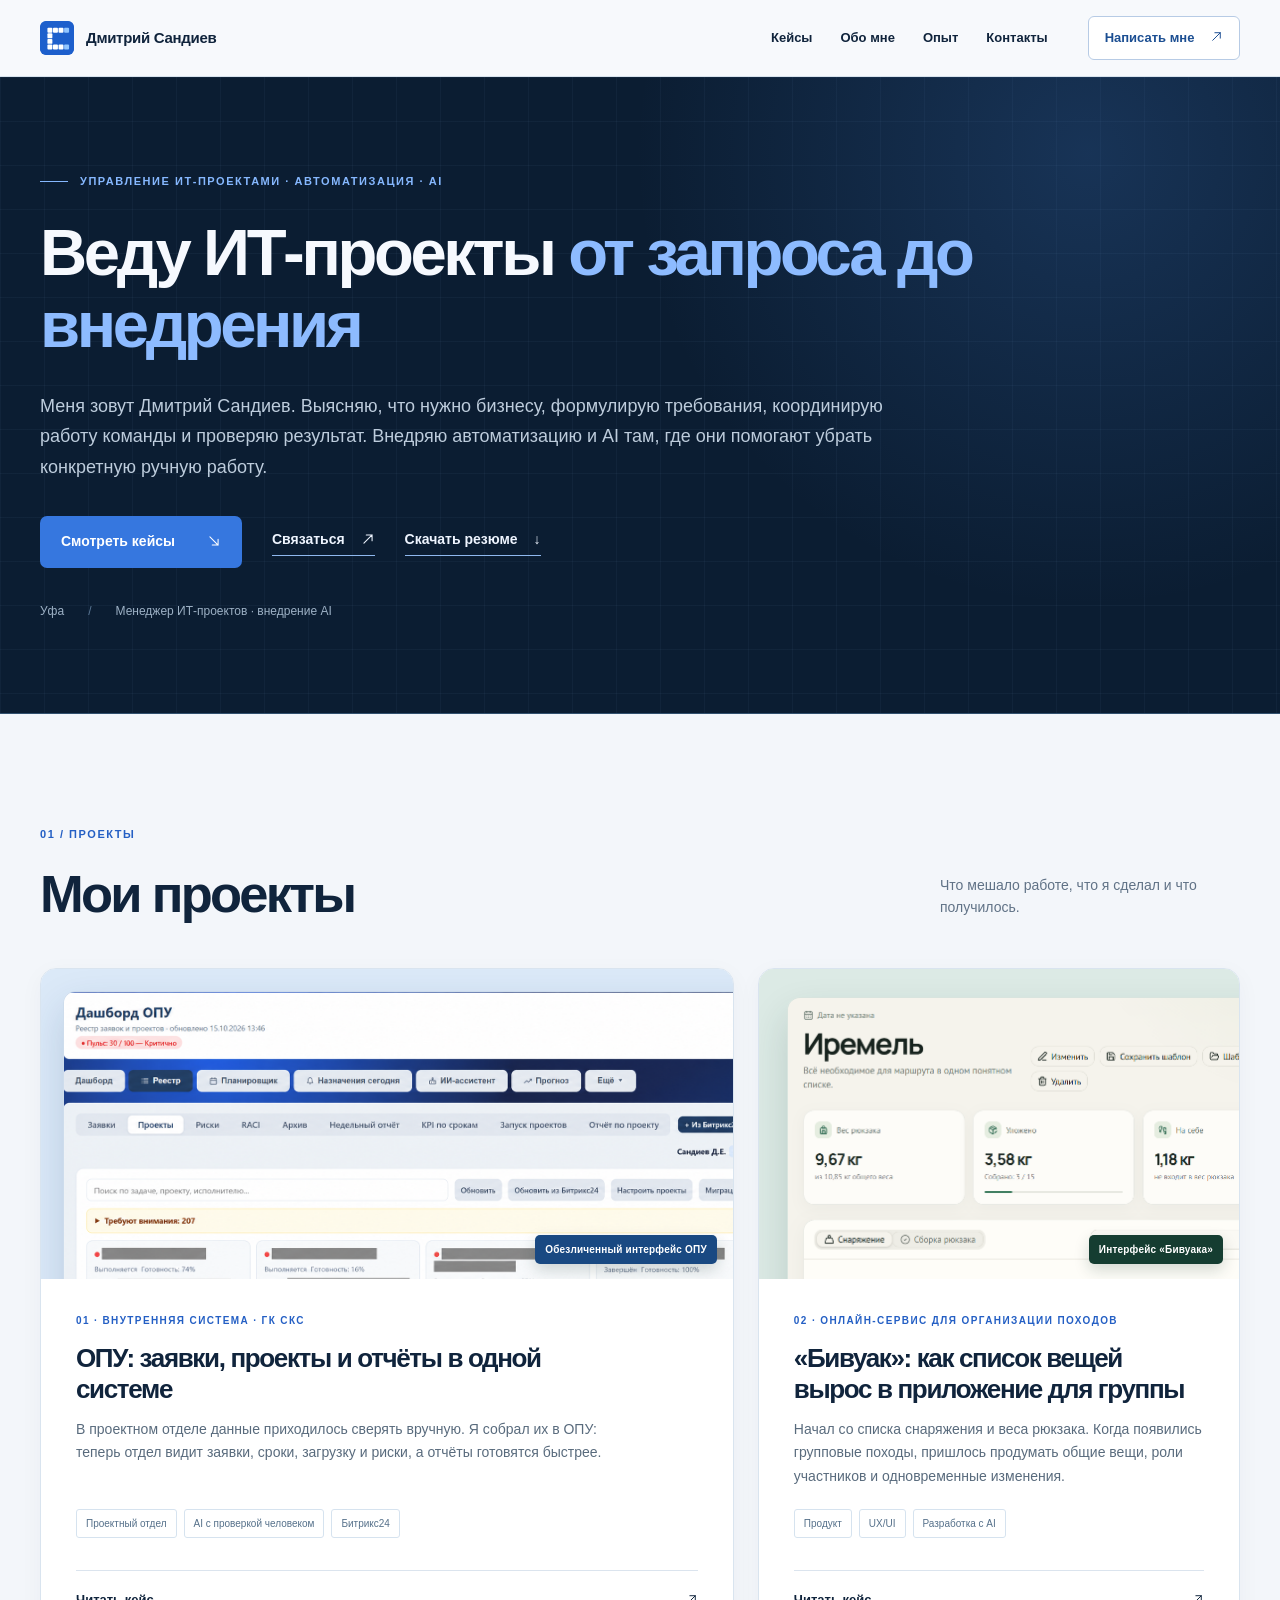
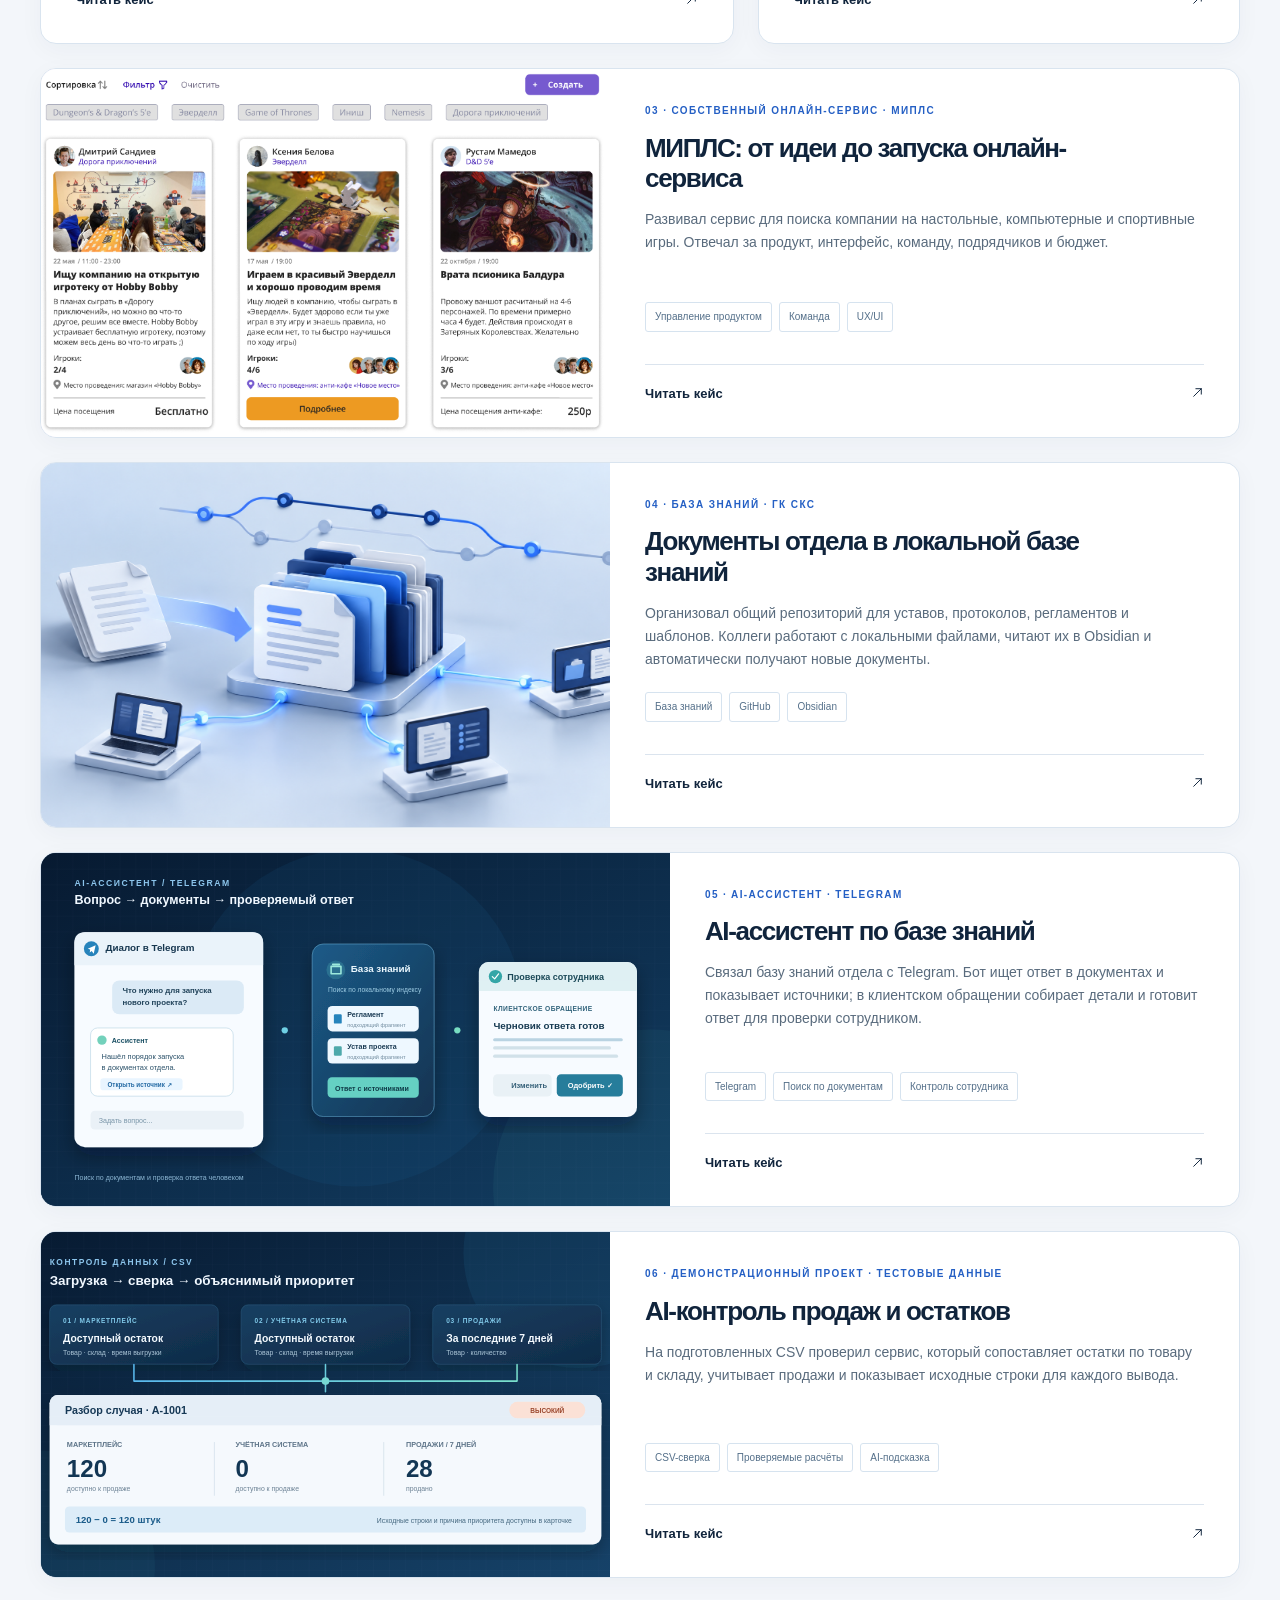
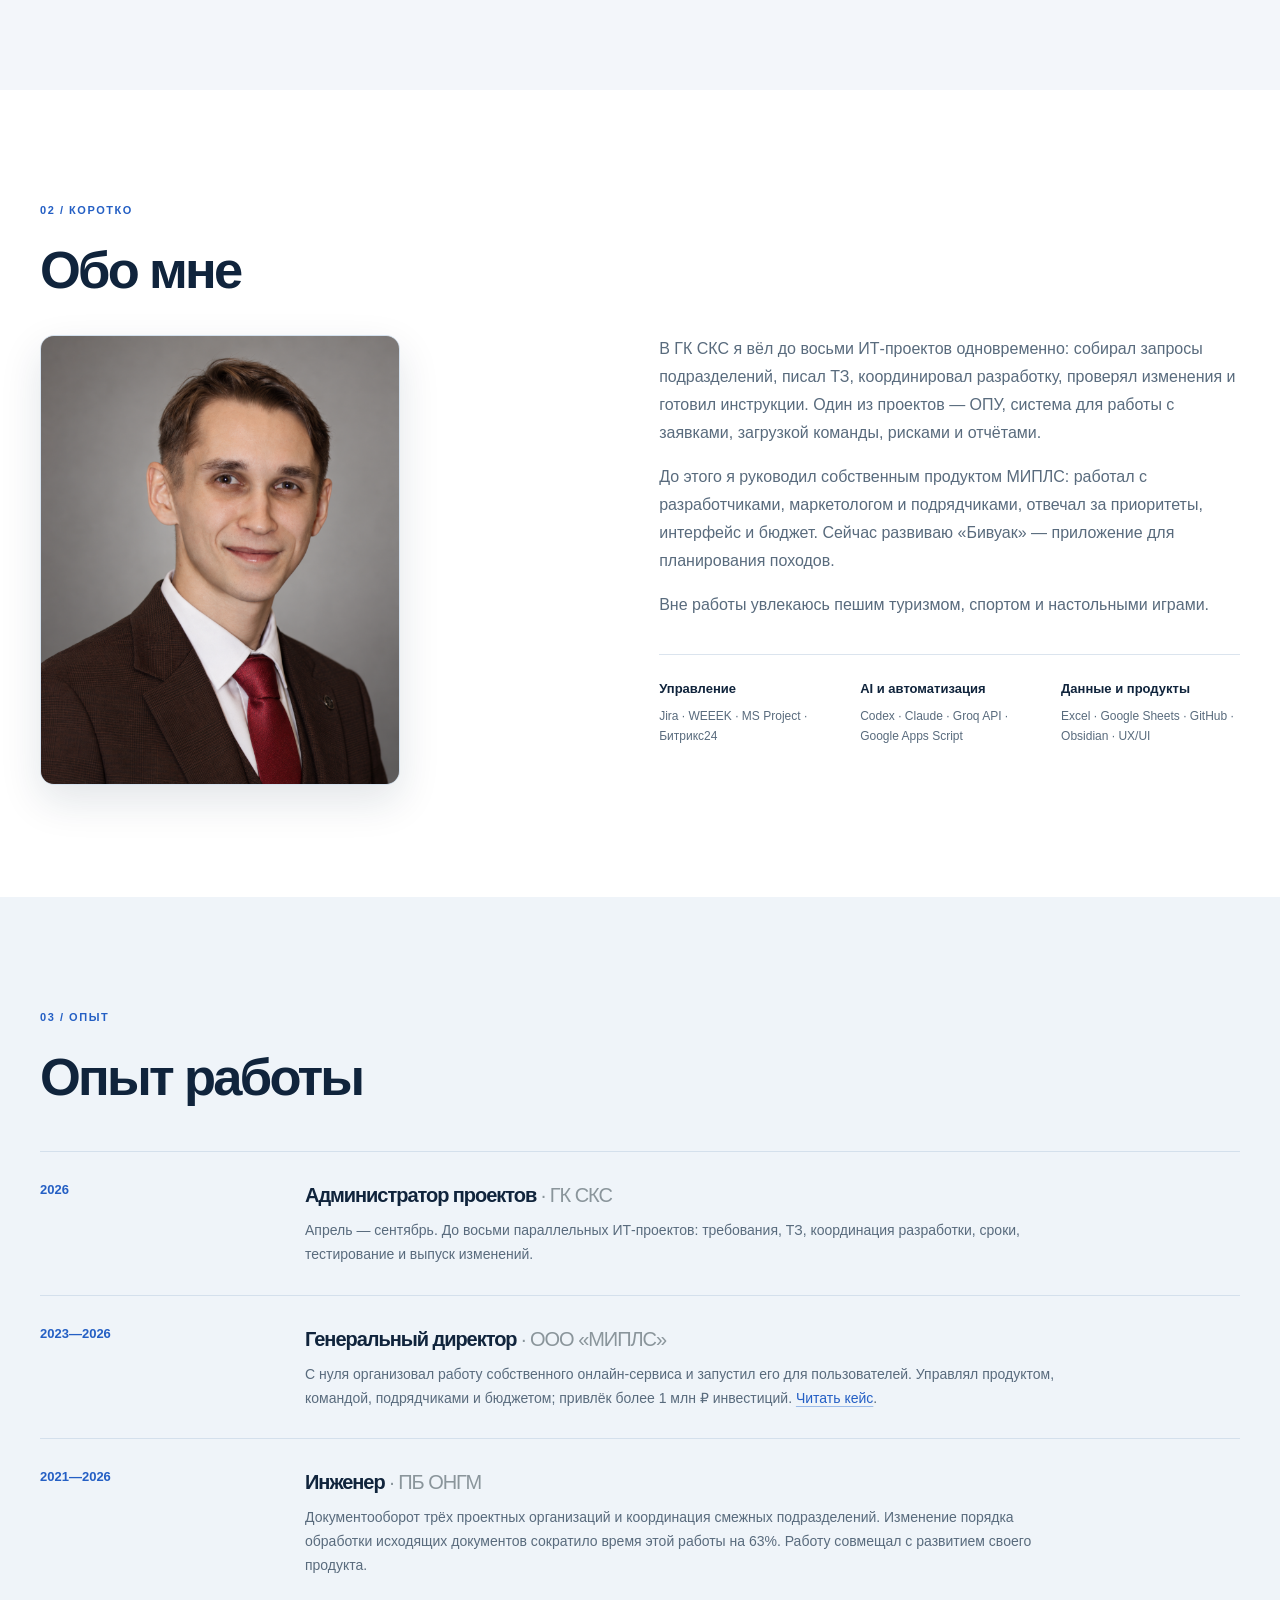
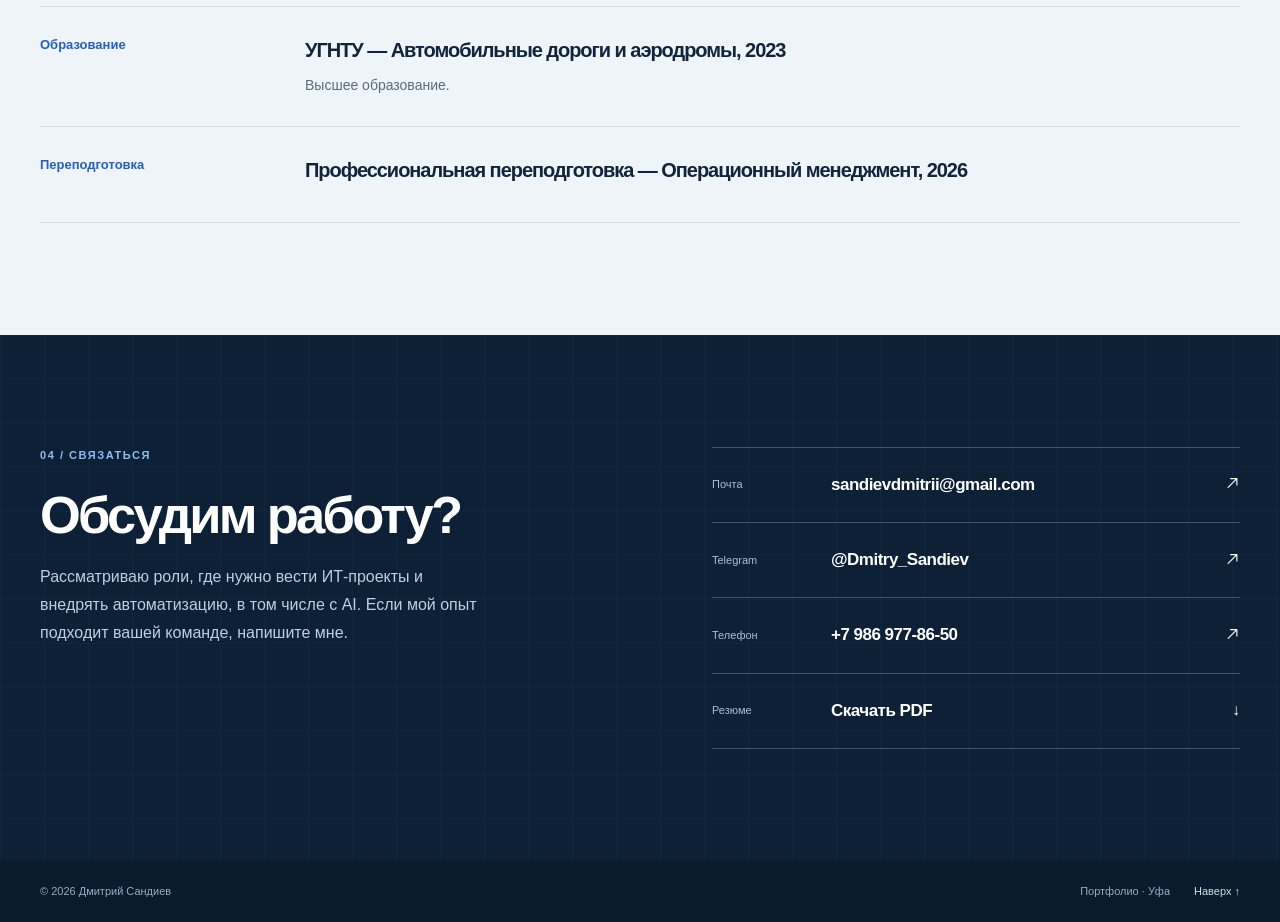
<file: index.html>
<!doctype html>
<html lang="ru">
<head>
  <meta charset="utf-8">
  <meta name="viewport" content="width=device-width, initial-scale=1">
  <meta name="theme-color" content="#0b1d32">
  <meta name="description" content="Дмитрий Сандиев — управление ИТ-проектами и внедрение AI. Кейсы: ОПУ, МИПЛС, «Бивуак», база знаний, AI-ассистент и сверка остатков.">
  <title>Дмитрий Сандиев — управление ИТ-проектами и внедрение AI</title>
  <meta property="og:type" content="website">
  <meta property="og:locale" content="ru_RU">
  <meta property="og:site_name" content="Дмитрий Сандиев">
  <meta property="og:title" content="Дмитрий Сандиев — управление ИТ-проектами и внедрение AI">
  <meta property="og:description" content="Кейсы по управлению ИТ-проектами, автоматизации и внедрению AI.">
  <meta property="og:url" content="https://dm-sandiev.ru/">
  <meta property="og:image" content="https://dm-sandiev.ru/social-cover.png?v=1">
  <meta property="og:image:type" content="image/png">
  <meta property="og:image:width" content="1200">
  <meta property="og:image:height" content="630">
  <meta property="og:image:alt" content="Логотип и имя Дмитрия Сандиева">
  <meta name="twitter:card" content="summary_large_image">
  <link rel="icon" href="favicon.svg?v=2" type="image/svg+xml">
  <link rel="stylesheet" href="styles.css">
</head>
<body>
  <a class="skip-link" href="#main">К содержанию</a>
  <header class="site-header">
    <div class="container header-inner">
      <a class="brand" href="index.html" aria-label="Дмитрий Сандиев — главная"><img class="brand-mark" src="favicon.svg?v=2" alt=""><span>Дмитрий Сандиев</span></a>
      <nav class="main-nav" aria-label="Основная навигация">
        <a href="#cases">Кейсы</a><a href="#about">Обо мне</a><a href="#experience">Опыт</a><a href="#contact">Контакты</a>
      </nav>
      <a class="header-contact" href="mailto:sandievdmitrii@gmail.com">Написать мне <span aria-hidden="true"><svg class="icon-arrow" viewBox="0 0 24 24" aria-hidden="true" focusable="false"><path d="M5 19 19 5M9 5h10v10"/></svg></span></a>
    </div>
  </header>

  <main id="main">
    <section class="hero section-pad">
      <div class="container hero-grid">
        <div class="hero-copy">
          <p class="eyebrow"><span class="eyebrow-line"></span> Управление ИТ-проектами · автоматизация · AI</p>
          <h1>Веду ИТ-проекты <em>от запроса до внедрения</em></h1>
          <p class="hero-lead">Меня зовут Дмитрий Сандиев. Выясняю, что нужно бизнесу, формулирую требования, координирую работу команды и проверяю результат. Внедряю автоматизацию и AI там, где они помогают убрать конкретную ручную работу.</p>
          <div class="hero-actions"><a class="button button-primary" href="#cases">Смотреть кейсы <span aria-hidden="true"><svg class="icon-arrow" viewBox="0 0 24 24" aria-hidden="true" focusable="false"><path d="M5 5 19 19M9 19h10V9"/></svg></span></a><a class="text-link" href="#contact">Связаться <span aria-hidden="true"><svg class="icon-arrow" viewBox="0 0 24 24" aria-hidden="true" focusable="false"><path d="M5 19 19 5M9 5h10v10"/></svg></span></a><a class="text-link" href="dmitry-sandiev-resume.pdf" download="Dmitry-Sandiev-Resume.pdf" type="application/pdf">Скачать резюме <span aria-hidden="true">↓</span></a></div>
          <div class="hero-meta"><span>Уфа</span><span>Менеджер ИТ-проектов · внедрение AI</span></div>
        </div>
      </div>
    </section>

    <section class="section-pad cases-section" id="cases">
      <div class="container">
        <div class="section-heading"><div><p class="section-kicker">01 / Проекты</p><h2>Мои проекты</h2></div><p>Что мешало работе, что я сделал и что получилось.</p></div>
        <div class="case-grid">
          <article class="case-card case-card-featured">
            <div class="case-art case-art-opu-shot"><img src="opu-projects-redacted.png" alt="Обезличенный реестр проектов ОПУ с карточками и прогресс-барами" width="2011" height="782" loading="lazy" decoding="async"><span class="shot-corner-label">Обезличенный интерфейс ОПУ</span></div>
            <div class="case-content"><p class="case-type">01 · Внутренняя система · ГК СКС</p><h3>ОПУ: заявки, проекты и отчёты в одной системе</h3><p>В проектном отделе данные приходилось сверять вручную. Я собрал их в ОПУ: теперь отдел видит заявки, сроки, загрузку и риски, а отчёты готовятся быстрее.</p><div class="case-tags"><span>Проектный отдел</span><span>AI с проверкой человеком</span><span>Битрикс24</span></div><a class="case-link" href="case-opu.html">Читать кейс <span aria-hidden="true"><svg class="icon-arrow" viewBox="0 0 24 24" aria-hidden="true" focusable="false"><path d="M5 19 19 5M9 5h10v10"/></svg></span></a></div>
          </article>
          <article class="case-card">
            <div class="case-art case-art-bivuak-shot"><img src="bivuak-trip.png" alt="Страница похода «Иремель»: вес рюкзака и список снаряжения" width="1405" height="743" loading="lazy" decoding="async"><span class="shot-corner-label">Интерфейс «Бивуака»</span></div>
            <div class="case-content"><p class="case-type">02 · Онлайн-сервис для организации походов</p><h3>«Бивуак»: как список вещей вырос в приложение для группы</h3><p>Начал со списка снаряжения и веса рюкзака. Когда появились групповые походы, пришлось продумать общие вещи, роли участников и одновременные изменения.</p><div class="case-tags"><span>Продукт</span><span>UX/UI</span><span>Разработка с AI</span></div><a class="case-link" href="case-bivuak.html">Читать кейс <span aria-hidden="true"><svg class="icon-arrow" viewBox="0 0 24 24" aria-hidden="true" focusable="false"><path d="M5 19 19 5M9 5h10v10"/></svg></span></a></div>
          </article>
          <article class="case-card case-card-mipls">
            <div class="case-art case-art-mipls"><img src="mipls-events.png" alt="Интерфейс МИПЛС: карточки игр и мероприятий" width="845" height="546" loading="lazy" decoding="async"></div>
            <div class="case-content"><p class="case-type">03 · Собственный онлайн-сервис · МИПЛС</p><h3>МИПЛС: от идеи до запуска онлайн-сервиса</h3><p>Развивал сервис для поиска компании на настольные, компьютерные и спортивные игры. Отвечал за продукт, интерфейс, команду, подрядчиков и бюджет.</p><div class="case-tags"><span>Управление продуктом</span><span>Команда</span><span>UX/UI</span></div><a class="case-link" href="case-mipls.html">Читать кейс <span aria-hidden="true"><svg class="icon-arrow" viewBox="0 0 24 24" aria-hidden="true" focusable="false"><path d="M5 19 19 5M9 5h10v10"/></svg></span></a></div>
          </article>
          <article class="case-card case-card-knowledge">
            <div class="case-art case-art-knowledge"><img src="knowledge-base-illustration.png" alt="Концептуальная иллюстрация: документы отдела, общие версии и локальные копии на компьютерах коллег" width="1672" height="941" loading="lazy" decoding="async"></div>
            <div class="case-content"><p class="case-type">04 · База знаний · ГК СКС</p><h3>Документы отдела в локальной базе знаний</h3><p>Организовал общий репозиторий для уставов, протоколов, регламентов и шаблонов. Коллеги работают с локальными файлами, читают их в Obsidian и автоматически получают новые документы.</p><div class="case-tags"><span>База знаний</span><span>GitHub</span><span>Obsidian</span></div><a class="case-link" href="case-knowledge.html">Читать кейс <span aria-hidden="true"><svg class="icon-arrow" viewBox="0 0 24 24" aria-hidden="true" focusable="false"><path d="M5 19 19 5M9 5h10v10"/></svg></span></a></div>
          </article>
          <article class="case-card case-card-assistant">
            <div class="case-art case-art-assistant"><img src="assistant-flow.svg" alt="Схема: вопрос в Telegram, поиск в базе знаний, ответ с источниками и проверка сотрудником" width="1600" height="900" loading="lazy" decoding="async"></div>
            <div class="case-content"><p class="case-type">05 · AI-ассистент · Telegram</p><h3>AI-ассистент по базе знаний</h3><p>Связал базу знаний отдела с Telegram. Бот ищет ответ в документах и показывает источники; в клиентском обращении собирает детали и готовит ответ для проверки сотрудником.</p><div class="case-tags"><span>Telegram</span><span>Поиск по документам</span><span>Контроль сотрудника</span></div><a class="case-link" href="case-assistant.html">Читать кейс <span aria-hidden="true"><svg class="icon-arrow" viewBox="0 0 24 24" aria-hidden="true" focusable="false"><path d="M5 19 19 5M9 5h10v10"/></svg></span></a></div>
          </article>
          <article class="case-card case-card-sales">
            <div class="case-art case-art-sales"><img src="sales-reconciliation.svg" alt="Схема сверки трёх CSV-файлов и карточка расхождения по артикулу A-1001" width="1600" height="900" loading="lazy" decoding="async"></div>
            <div class="case-content"><p class="case-type">06 · Демонстрационный проект · тестовые данные</p><h3>AI-контроль продаж и остатков</h3><p>На подготовленных CSV проверил сервис, который сопоставляет остатки по товару и складу, учитывает продажи и показывает исходные строки для каждого вывода.</p><div class="case-tags"><span>CSV-сверка</span><span>Проверяемые расчёты</span><span>AI-подсказка</span></div><a class="case-link" href="case-sales.html">Читать кейс <span aria-hidden="true"><svg class="icon-arrow" viewBox="0 0 24 24" aria-hidden="true" focusable="false"><path d="M5 19 19 5M9 5h10v10"/></svg></span></a></div>
          </article>
        </div>
      </div>
    </section>

    <section class="section-pad about-section" id="about">
      <div class="container about-grid">
        <div class="about-heading">
          <p class="section-kicker">02 / Коротко</p>
          <h2>Обо мне</h2>
        </div>
        <figure class="profile-photo"><img src="dmitry-sandiev-photo.png" alt="Портрет Дмитрия Сандиева" width="1122" height="1402" loading="lazy" decoding="async"></figure>
        <div class="about-copy">
          <p>В ГК СКС я вёл до восьми ИТ-проектов одновременно: собирал запросы подразделений, писал ТЗ, координировал разработку, проверял изменения и готовил инструкции. Один из проектов — ОПУ, система для работы с заявками, загрузкой команды, рисками и отчётами.</p>
          <p>До этого я руководил собственным продуктом МИПЛС: работал с разработчиками, маркетологом и подрядчиками, отвечал за приоритеты, интерфейс и бюджет. Сейчас развиваю «Бивуак» — приложение для планирования походов.</p>
          <p>Вне работы увлекаюсь пешим туризмом, спортом и настольными играми.</p>
          <div class="tool-groups"><div><h3>Управление</h3><p>Jira · WEEEK · MS Project · Битрикс24</p></div><div><h3>AI и автоматизация</h3><p>Codex · Claude · Groq API · Google Apps Script</p></div><div><h3>Данные и продукты</h3><p>Excel · Google Sheets · GitHub · Obsidian · UX/UI</p></div></div>
        </div>
      </div>
    </section>

    <section class="section-pad experience-section" id="experience"><div class="container"><div class="section-heading"><div><p class="section-kicker">03 / Опыт</p><h2>Опыт работы</h2></div></div><div class="timeline"><div class="timeline-row"><div class="timeline-date">2026</div><div><h3>Администратор проектов <span>· ГК СКС</span></h3><p>Апрель — сентябрь. До восьми параллельных ИТ-проектов: требования, ТЗ, координация разработки, сроки, тестирование и выпуск изменений.</p></div></div><div class="timeline-row"><div class="timeline-date">2023—2026</div><div><h3>Генеральный директор <span>· ООО «МИПЛС»</span></h3><p>С нуля организовал работу собственного онлайн-сервиса и запустил его для пользователей. Управлял продуктом, командой, подрядчиками и бюджетом; привлёк более 1 млн ₽ инвестиций. <a class="inline-link" href="case-mipls.html">Читать кейс</a>.</p></div></div><div class="timeline-row"><div class="timeline-date">2021—2026</div><div><h3>Инженер <span>· ПБ ОНГМ</span></h3><p>Документооборот трёх проектных организаций и координация смежных подразделений. Изменение порядка обработки исходящих документов сократило время этой работы на 63%. Работу совмещал с развитием своего продукта.</p></div></div><div class="timeline-row"><div class="timeline-date">Образование</div><div><h3>УГНТУ — Автомобильные дороги и аэродромы, 2023</h3><p>Высшее образование.</p></div></div><div class="timeline-row"><div class="timeline-date">Переподготовка</div><div><h3>Профессиональная переподготовка — Операционный менеджмент, 2026</h3></div></div></div></div></section>

    <section class="contact-section section-pad" id="contact"><div class="container contact-grid"><div><p class="section-kicker">04 / Связаться</p><h2>Обсудим работу?</h2><p>Рассматриваю роли, где нужно вести ИТ-проекты и внедрять автоматизацию, в том числе с AI. Если мой опыт подходит вашей команде, напишите мне.</p></div><div class="contact-links"><a href="mailto:sandievdmitrii@gmail.com"><span>Почта</span><strong>sandievdmitrii@gmail.com</strong><span aria-hidden="true"><svg class="icon-arrow" viewBox="0 0 24 24" aria-hidden="true" focusable="false"><path d="M5 19 19 5M9 5h10v10"/></svg></span></a><a href="https://t.me/Dmitry_Sandiev" target="_blank" rel="noopener noreferrer"><span>Telegram</span><strong>@Dmitry_Sandiev</strong><span aria-hidden="true"><svg class="icon-arrow" viewBox="0 0 24 24" aria-hidden="true" focusable="false"><path d="M5 19 19 5M9 5h10v10"/></svg></span></a><a href="tel:+79869778650"><span>Телефон</span><strong>+7 986 977-86-50</strong><span aria-hidden="true"><svg class="icon-arrow" viewBox="0 0 24 24" aria-hidden="true" focusable="false"><path d="M5 19 19 5M9 5h10v10"/></svg></span></a><a href="dmitry-sandiev-resume.pdf" download="Dmitry-Sandiev-Resume.pdf" type="application/pdf"><span>Резюме</span><strong>Скачать PDF</strong><span aria-hidden="true">↓</span></a></div></div></section>
  </main>
  <footer class="site-footer"><div class="container footer-inner"><span>© 2026 Дмитрий Сандиев</span><span>Портфолио · Уфа</span><a href="#main">Наверх ↑</a></div></footer>
</body>
</html>
</file>
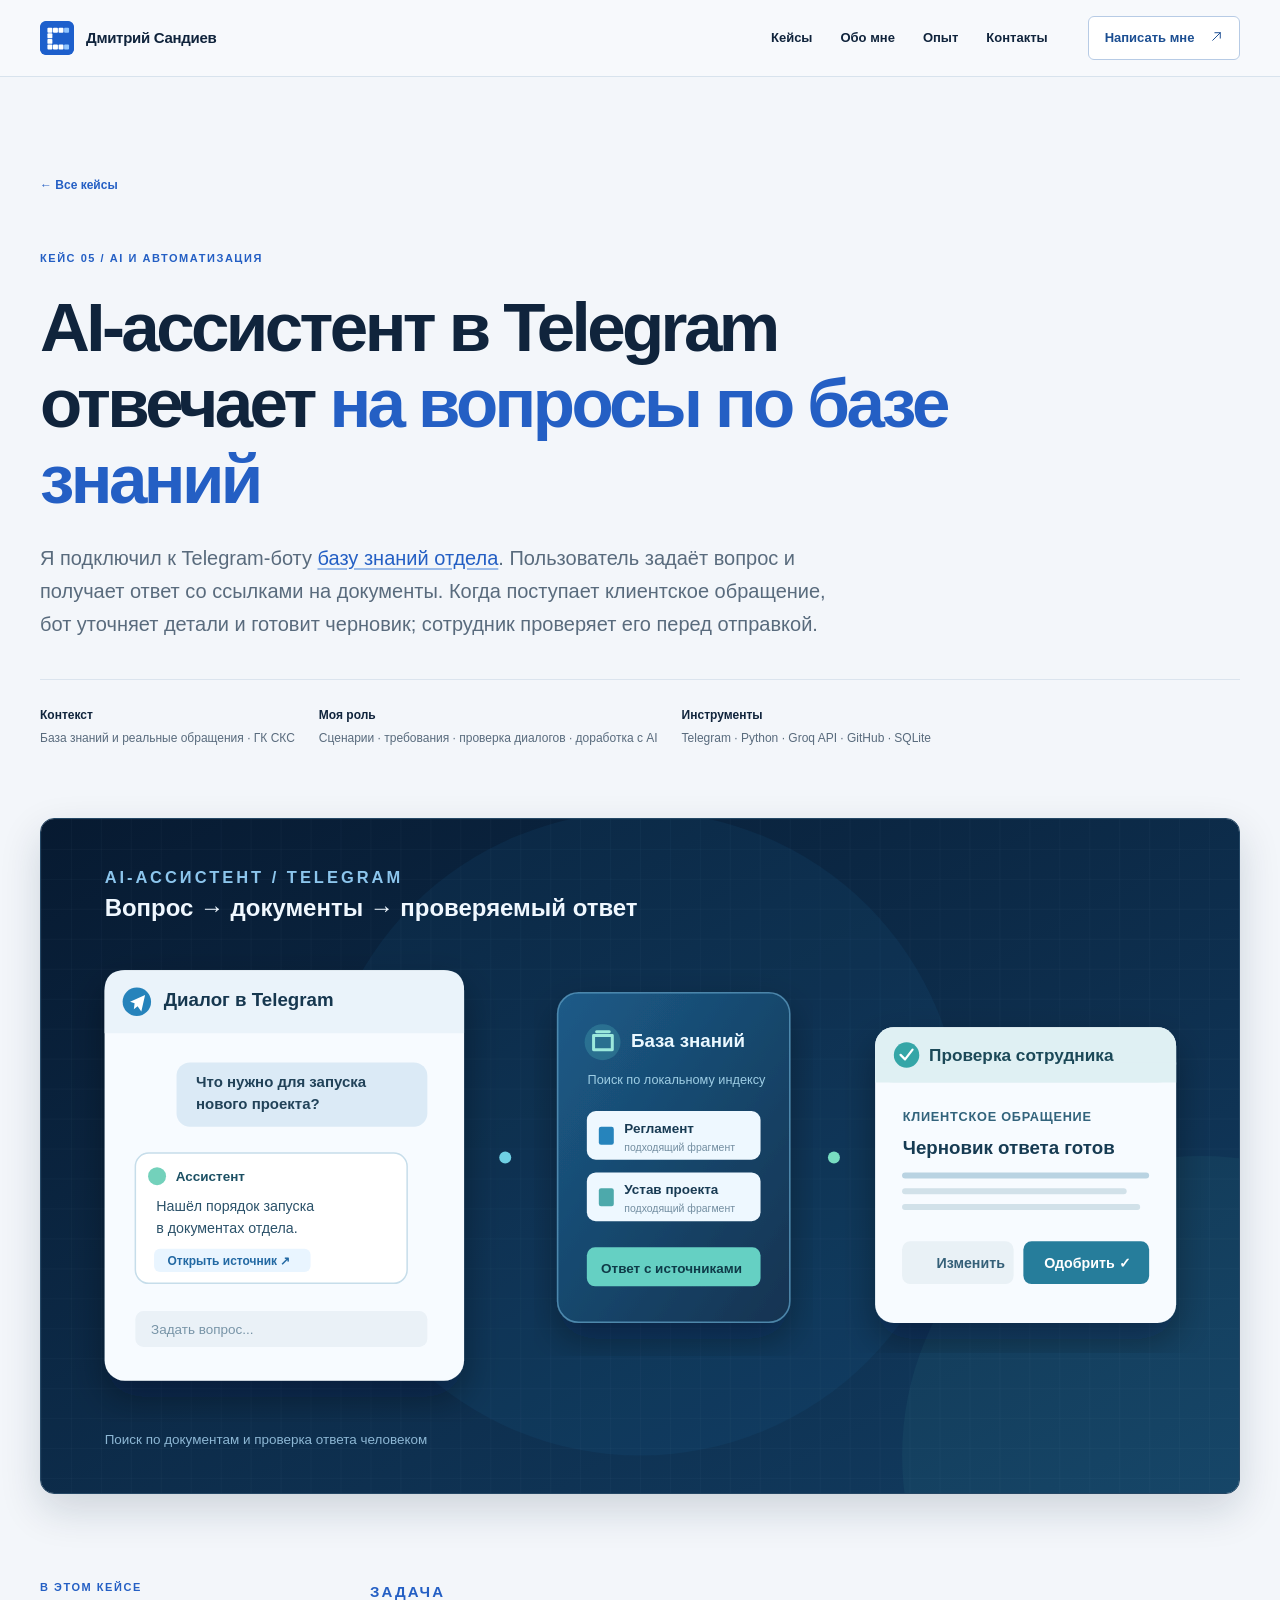
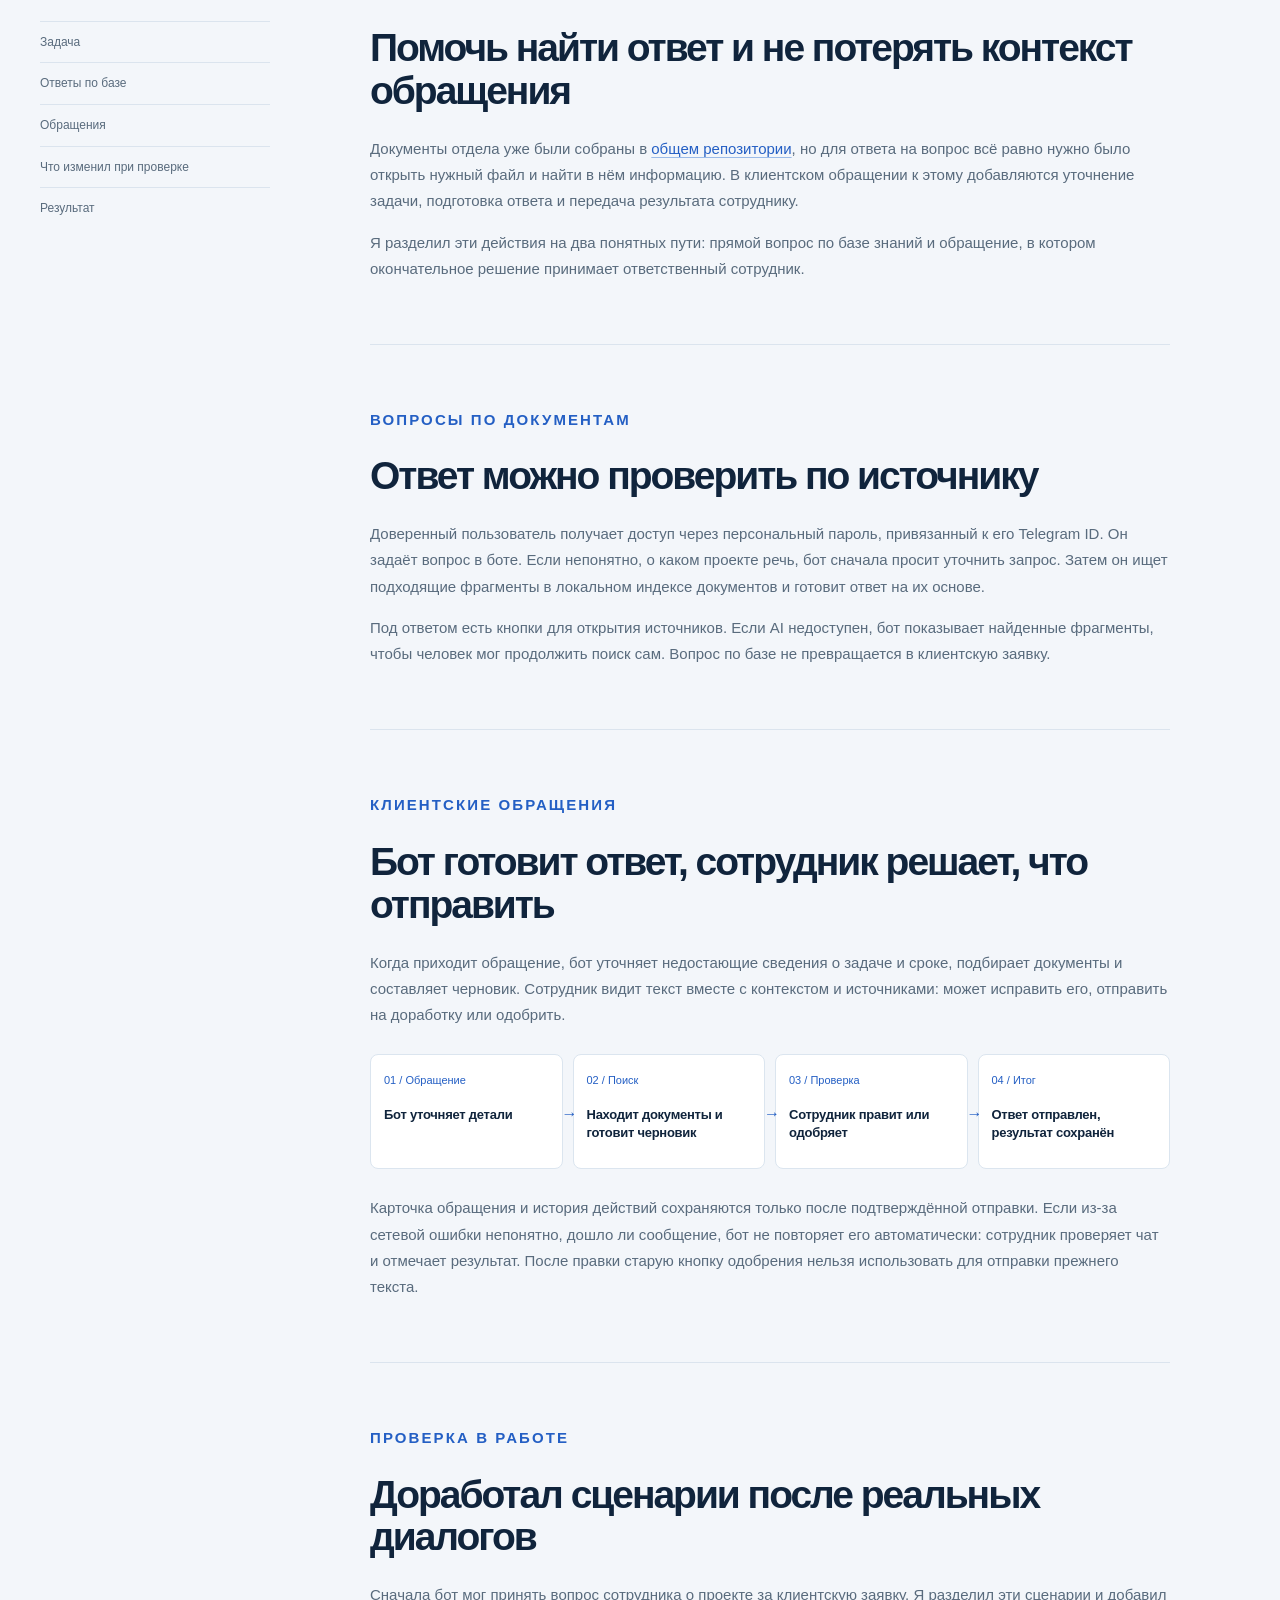
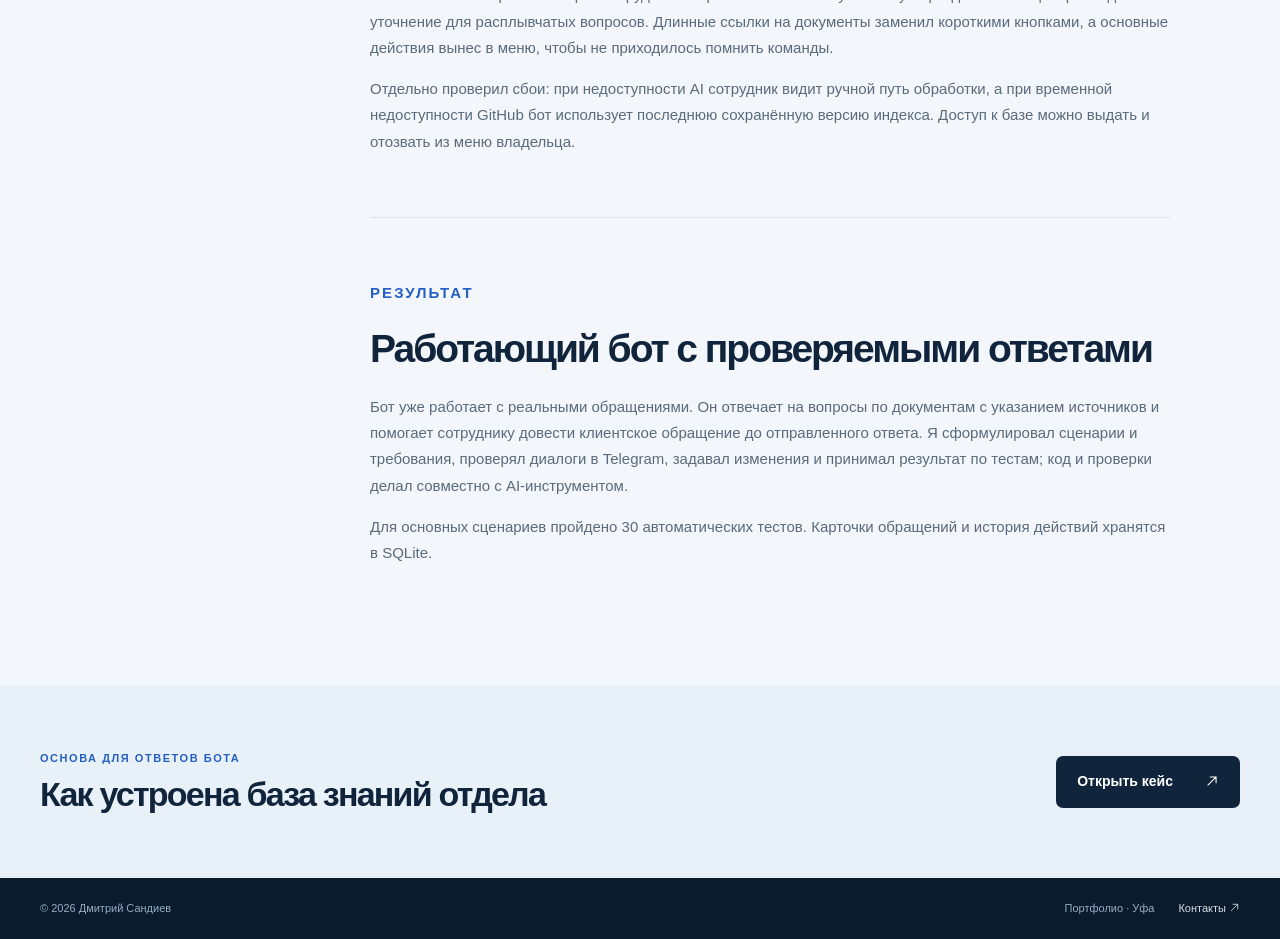
<file: case-assistant.html>
<!doctype html>
<html lang="ru">
<head>
  <meta charset="utf-8">
  <meta name="viewport" content="width=device-width, initial-scale=1">
  <meta name="theme-color" content="#0b1d32">
  <meta name="description" content="Кейс Дмитрия Сандиева: AI-ассистент в Telegram отвечает по базе знаний отдела с источниками и помогает сотруднику обрабатывать обращения.">
  <title>Кейс «AI-ассистент в Telegram» — Дмитрий Сандиев</title>
  <link rel="icon" href="favicon.svg?v=2" type="image/svg+xml">
  <link rel="stylesheet" href="styles.css">
</head>
<body>
  <a class="skip-link" href="#main">К содержанию</a>
  <header class="site-header">
    <div class="container header-inner">
      <a class="brand" href="index.html" aria-label="Дмитрий Сандиев — главная"><img class="brand-mark" src="favicon.svg?v=2" alt=""><span>Дмитрий Сандиев</span></a>
      <nav class="main-nav" aria-label="Основная навигация"><a href="index.html#cases">Кейсы</a><a href="index.html#about">Обо мне</a><a href="index.html#experience">Опыт</a><a href="index.html#contact">Контакты</a></nav>
      <a class="header-contact" href="mailto:sandievdmitrii@gmail.com">Написать мне <span aria-hidden="true"><svg class="icon-arrow" viewBox="0 0 24 24" aria-hidden="true" focusable="false"><path d="M5 19 19 5M9 5h10v10"/></svg></span></a>
    </div>
  </header>

  <main id="main">
    <section class="subpage-hero">
      <div class="container">
        <a class="back-link" href="index.html#cases">← Все кейсы</a>
        <p class="section-kicker">Кейс 05 / AI и автоматизация</p>
        <h1>AI-ассистент в Telegram отвечает <em>на вопросы по базе знаний</em></h1>
        <p class="subpage-lead">Я подключил к Telegram-боту <a class="inline-link" href="case-knowledge.html">базу знаний отдела</a>. Пользователь задаёт вопрос и получает ответ со ссылками на документы. Когда поступает клиентское обращение, бот уточняет детали и готовит черновик; сотрудник проверяет его перед отправкой.</p>
        <div class="case-meta">
          <div><strong>Контекст</strong>База знаний и реальные обращения · ГК СКС</div>
          <div><strong>Моя роль</strong>Сценарии · требования · проверка диалогов · доработка с AI</div>
          <div><strong>Инструменты</strong>Telegram · Python · Groq API · GitHub · SQLite</div>
        </div>
      </div>
    </section>
    <div class="container"><figure class="assistant-visual"><img src="assistant-flow.svg" alt="Схема работы: вопрос в Telegram, поиск в документах, ответ с источниками; для обращения — проверка и отправка сотрудником" width="1600" height="900" decoding="async"></figure></div>

    <section class="case-body">
      <div class="container case-body-grid">
        <aside class="case-aside">
          <p class="section-kicker">В этом кейсе</p>
          <a href="#task">Задача</a>
          <a href="#questions">Ответы по базе</a>
          <a href="#requests">Обращения</a>
          <a href="#iterations">Что изменил при проверке</a>
          <a href="#result">Результат</a>
        </aside>
        <article class="case-article">
          <section class="case-block" id="task">
            <p class="section-kicker">Задача</p>
            <h2>Помочь найти ответ и не потерять контекст обращения</h2>
            <p>Документы отдела уже были собраны в <a class="inline-link" href="case-knowledge.html">общем репозитории</a>, но для ответа на вопрос всё равно нужно было открыть нужный файл и найти в нём информацию. В клиентском обращении к этому добавляются уточнение задачи, подготовка ответа и передача результата сотруднику.</p>
            <p>Я разделил эти действия на два понятных пути: прямой вопрос по базе знаний и обращение, в котором окончательное решение принимает ответственный сотрудник.</p>
          </section>

          <section class="case-block" id="questions">
            <p class="section-kicker">Вопросы по документам</p>
            <h2>Ответ можно проверить по источнику</h2>
            <p>Доверенный пользователь получает доступ через персональный пароль, привязанный к его Telegram ID. Он задаёт вопрос в боте. Если непонятно, о каком проекте речь, бот сначала просит уточнить запрос. Затем он ищет подходящие фрагменты в локальном индексе документов и готовит ответ на их основе.</p>
            <p>Под ответом есть кнопки для открытия источников. Если AI недоступен, бот показывает найденные фрагменты, чтобы человек мог продолжить поиск сам. Вопрос по базе не превращается в клиентскую заявку.</p>
          </section>

          <section class="case-block" id="requests">
            <p class="section-kicker">Клиентские обращения</p>
            <h2>Бот готовит ответ, сотрудник решает, что отправить</h2>
            <p>Когда приходит обращение, бот уточняет недостающие сведения о задаче и сроке, подбирает документы и составляет черновик. Сотрудник видит текст вместе с контекстом и источниками: может исправить его, отправить на доработку или одобрить.</p>
            <div class="flow-diagram" aria-label="Путь клиентского обращения"><div><small>01 / Обращение</small><strong>Бот уточняет детали</strong></div><div><small>02 / Поиск</small><strong>Находит документы и готовит черновик</strong></div><div><small>03 / Проверка</small><strong>Сотрудник правит или одобряет</strong></div><div><small>04 / Итог</small><strong>Ответ отправлен, результат сохранён</strong></div></div>
            <p>Карточка обращения и история действий сохраняются только после подтверждённой отправки. Если из-за сетевой ошибки непонятно, дошло ли сообщение, бот не повторяет его автоматически: сотрудник проверяет чат и отмечает результат. После правки старую кнопку одобрения нельзя использовать для отправки прежнего текста.</p>
          </section>

          <section class="case-block" id="iterations">
            <p class="section-kicker">Проверка в работе</p>
            <h2>Доработал сценарии после реальных диалогов</h2>
            <p>Сначала бот мог принять вопрос сотрудника о проекте за клиентскую заявку. Я разделил эти сценарии и добавил уточнение для расплывчатых вопросов. Длинные ссылки на документы заменил короткими кнопками, а основные действия вынес в меню, чтобы не приходилось помнить команды.</p>
            <p>Отдельно проверил сбои: при недоступности AI сотрудник видит ручной путь обработки, а при временной недоступности GitHub бот использует последнюю сохранённую версию индекса. Доступ к базе можно выдать и отозвать из меню владельца.</p>
          </section>

          <section class="case-block" id="result">
            <p class="section-kicker">Результат</p>
            <h2>Работающий бот с проверяемыми ответами</h2>
            <p>Бот уже работает с реальными обращениями. Он отвечает на вопросы по документам с указанием источников и помогает сотруднику довести клиентское обращение до отправленного ответа. Я сформулировал сценарии и требования, проверял диалоги в Telegram, задавал изменения и принимал результат по тестам; код и проверки делал совместно с AI-инструментом.</p>
            <p>Для основных сценариев пройдено 30 автоматических тестов. Карточки обращений и история действий хранятся в SQLite.</p>
          </section>
        </article>
      </div>
    </section>
    <section class="related-cta"><div class="container related-inner"><div><p class="section-kicker">Основа для ответов бота</p><h2>Как устроена база знаний отдела</h2></div><a class="button button-primary" href="case-knowledge.html">Открыть кейс <span aria-hidden="true"><svg class="icon-arrow" viewBox="0 0 24 24" aria-hidden="true" focusable="false"><path d="M5 19 19 5M9 5h10v10"/></svg></span></a></div></section>
  </main>
  <footer class="site-footer"><div class="container footer-inner"><span>© 2026 Дмитрий Сандиев</span><span>Портфолио · Уфа</span><a href="index.html#contact">Контакты <svg class="icon-arrow" viewBox="0 0 24 24" aria-hidden="true" focusable="false"><path d="M5 19 19 5M9 5h10v10"/></svg></a></div></footer>
</body>
</html>
</file>
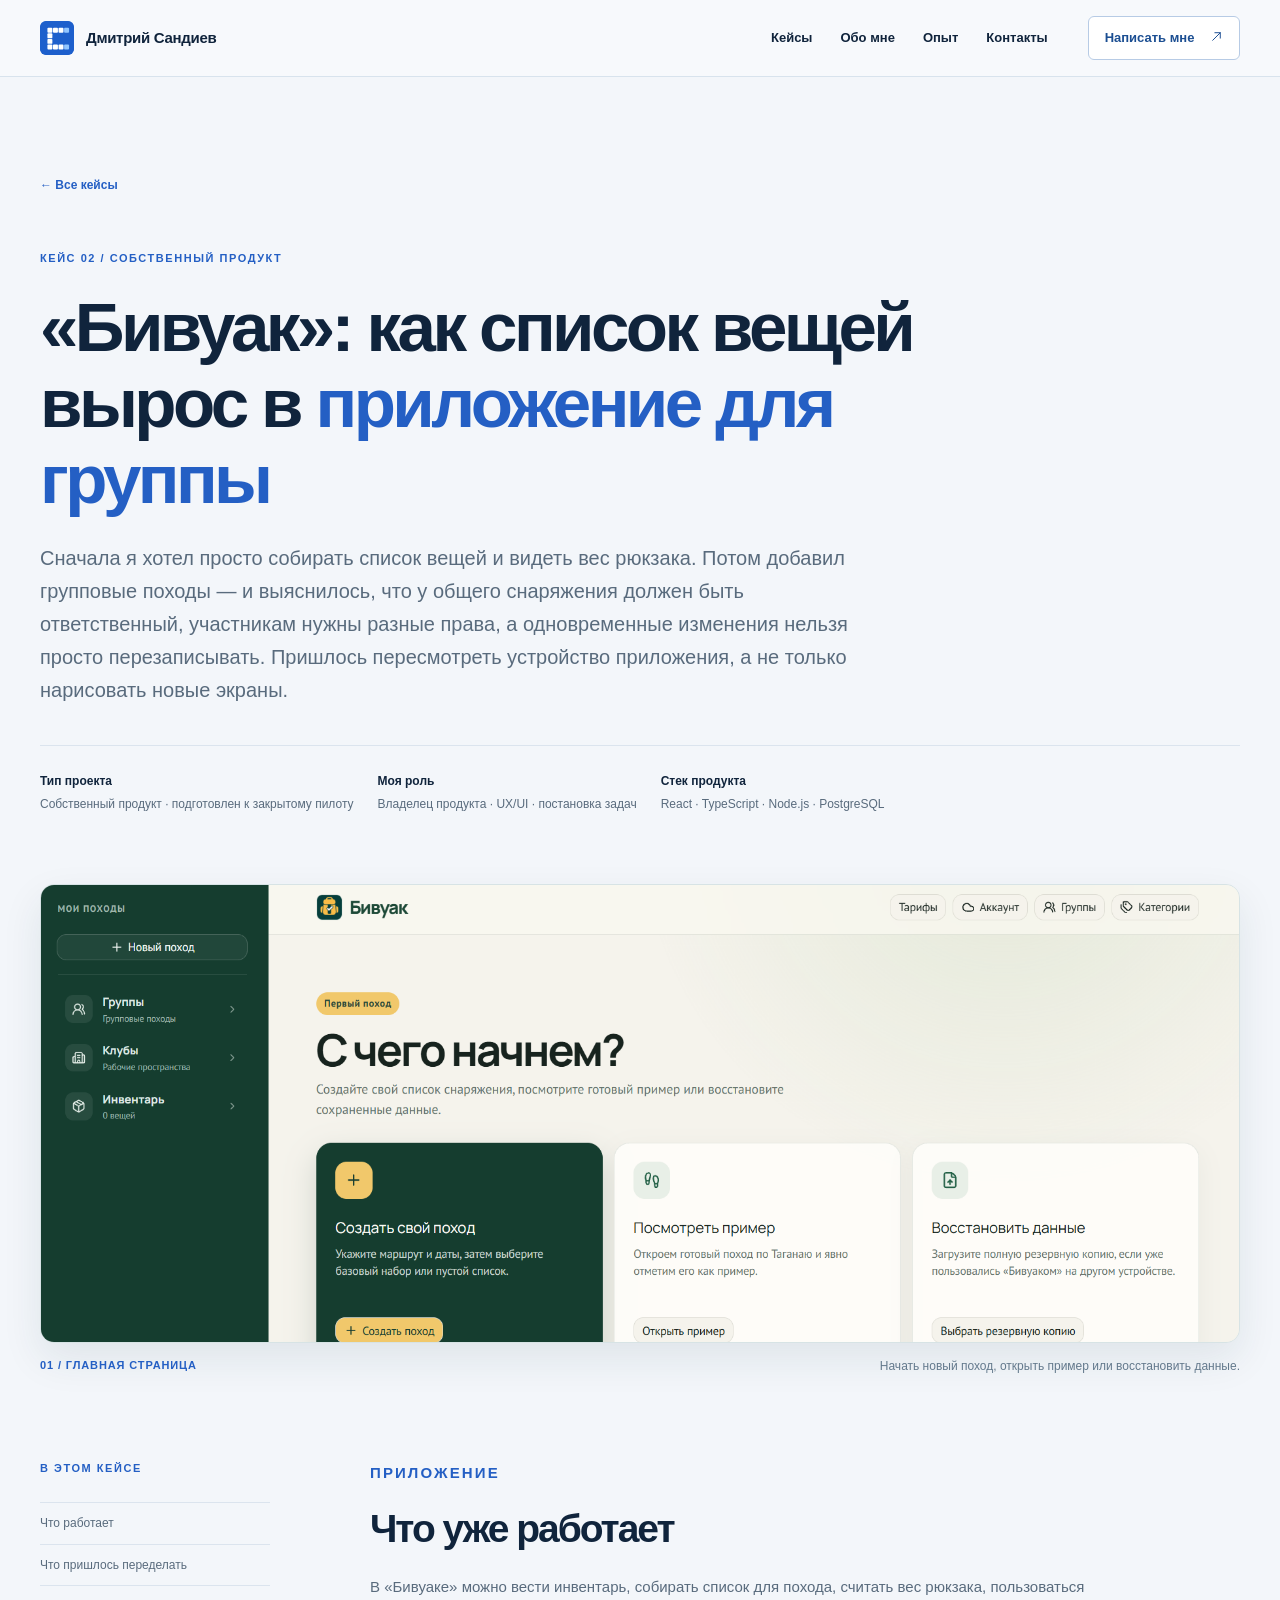
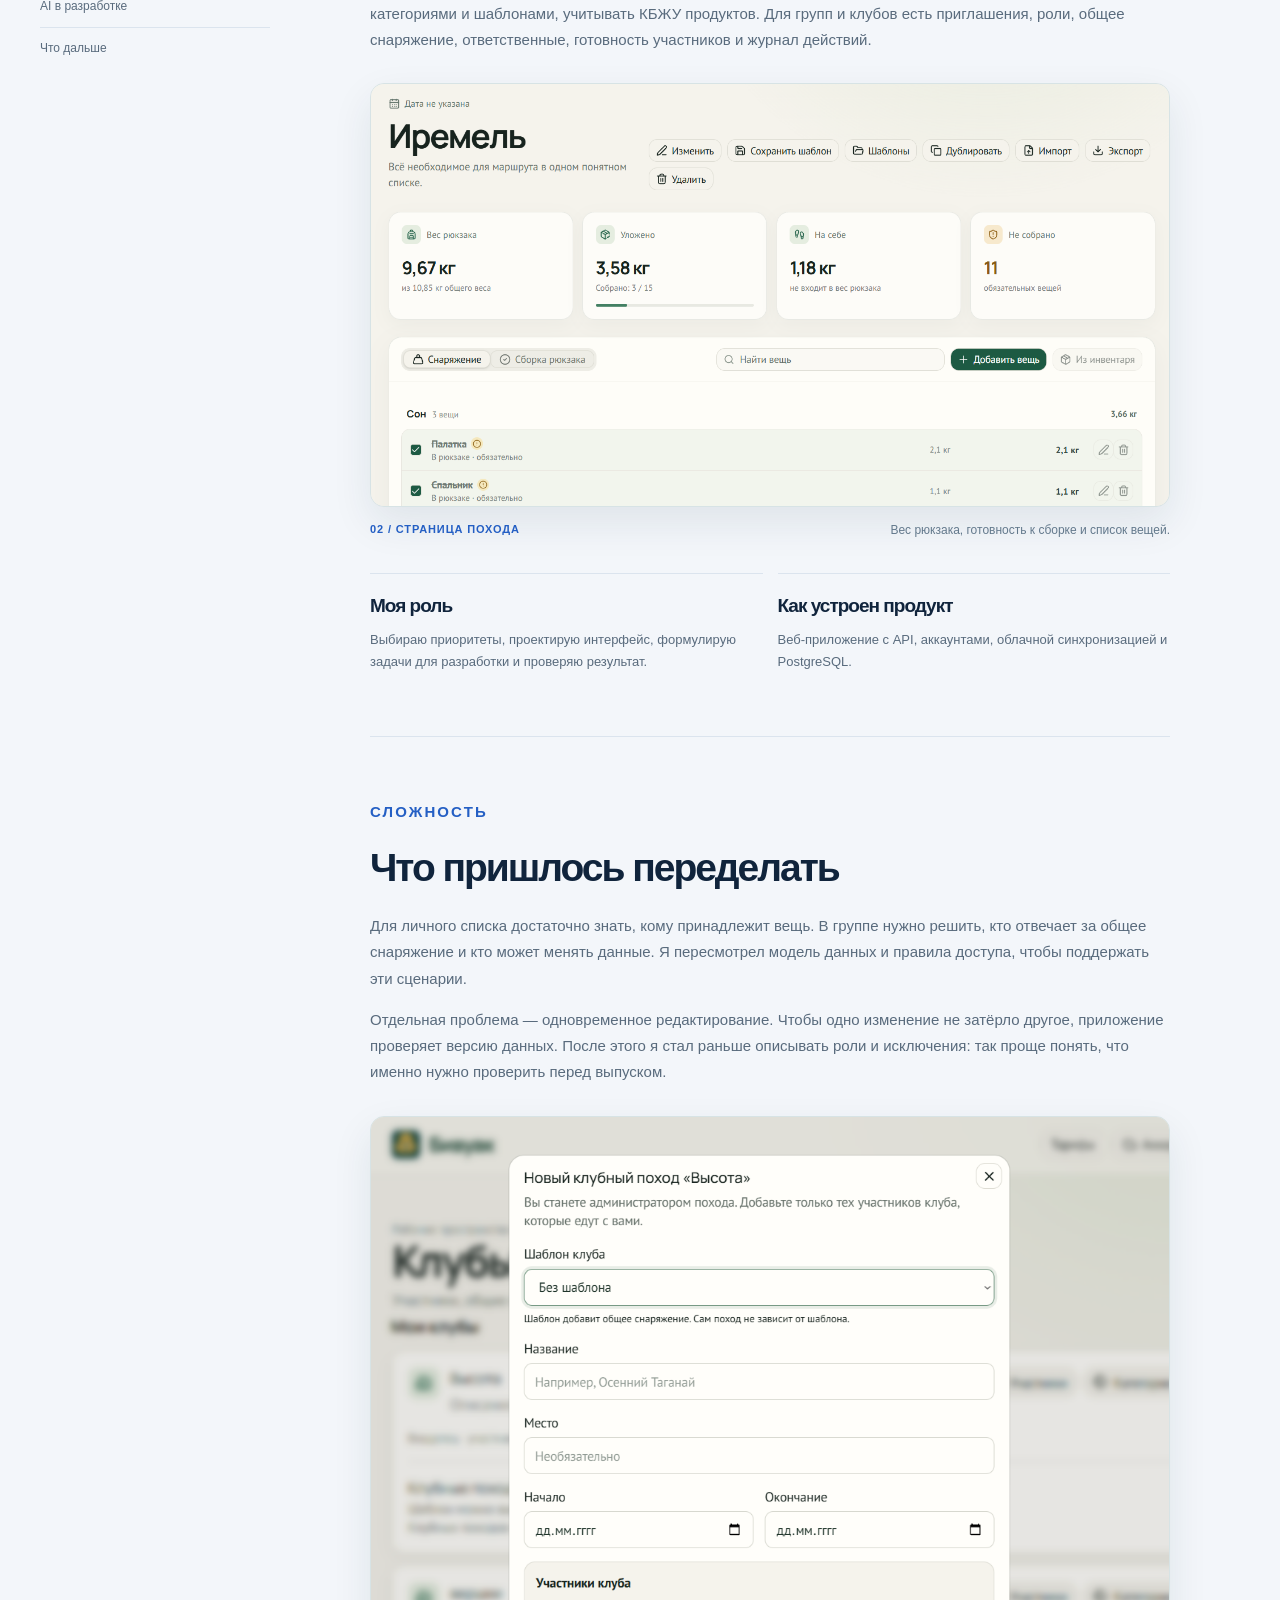
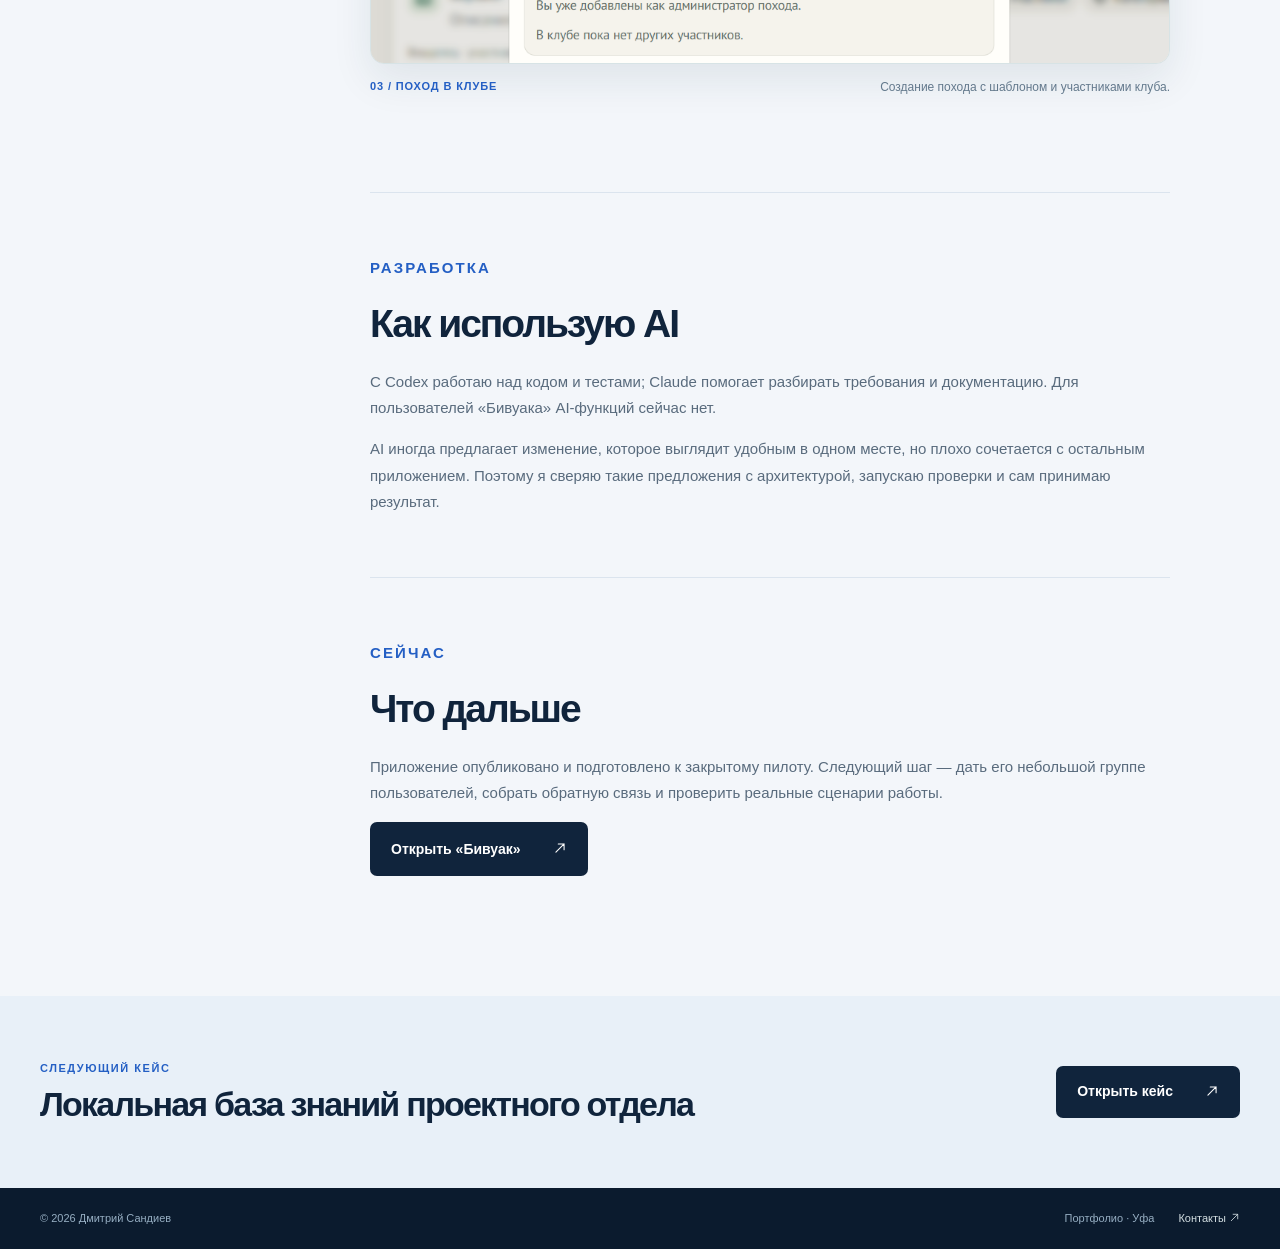
<file: case-bivuak.html>
<!doctype html>
<html lang="ru">
<head>
  <meta charset="utf-8"><meta name="viewport" content="width=device-width, initial-scale=1"><meta name="theme-color" content="#0b1d32">
  <meta name="description" content="Кейс Дмитрия Сандиева: «Бивуак», веб-приложение для планирования личных и групповых походов. Продуктовые решения, UX/UI и разработка с AI-инструментами.">
  <title>Кейс «Бивуак» — Дмитрий Сандиев</title><link rel="icon" href="favicon.svg?v=2" type="image/svg+xml"><link rel="stylesheet" href="styles.css">
</head>
<body>
  <a class="skip-link" href="#main">К содержанию</a>
  <header class="site-header"><div class="container header-inner"><a class="brand" href="index.html" aria-label="Дмитрий Сандиев — главная"><img class="brand-mark" src="favicon.svg?v=2" alt=""><span>Дмитрий Сандиев</span></a><nav class="main-nav" aria-label="Основная навигация"><a href="index.html#cases">Кейсы</a><a href="index.html#about">Обо мне</a><a href="index.html#experience">Опыт</a><a href="index.html#contact">Контакты</a></nav><a class="header-contact" href="mailto:sandievdmitrii@gmail.com">Написать мне <span aria-hidden="true"><svg class="icon-arrow" viewBox="0 0 24 24" aria-hidden="true" focusable="false"><path d="M5 19 19 5M9 5h10v10"/></svg></span></a></div></header>
  <main id="main">
    <section class="subpage-hero"><div class="container"><a class="back-link" href="index.html#cases">← Все кейсы</a><p class="section-kicker">Кейс 02 / Собственный продукт</p><h1>«Бивуак»: как список вещей вырос в <em>приложение для группы</em></h1><p class="subpage-lead">Сначала я хотел просто собирать список вещей и видеть вес рюкзака. Потом добавил групповые походы — и выяснилось, что у общего снаряжения должен быть ответственный, участникам нужны разные права, а одновременные изменения нельзя просто перезаписывать. Пришлось пересмотреть устройство приложения, а не только нарисовать новые экраны.</p><div class="case-meta"><div><strong>Тип проекта</strong>Собственный продукт · подготовлен к закрытому пилоту</div><div><strong>Моя роль</strong>Владелец продукта · UX/UI · постановка задач</div><div><strong>Стек продукта</strong>React · TypeScript · Node.js · PostgreSQL</div></div></div></section>
    <div class="container">
      <figure class="bivuak-screen bivuak-screen-intro">
        <a href="bivuak-home.png" target="_blank" rel="noopener noreferrer" aria-label="Открыть главную страницу «Бивуака» в полном размере"><img src="bivuak-home.png" alt="Главная страница «Бивуака»: создание похода, пример и восстановление данных" width="1832" height="792" decoding="async"></a>
        <figcaption><strong>01 / Главная страница</strong><span>Начать новый поход, открыть пример или восстановить данные.</span></figcaption>
      </figure>
    </div>
    <section class="case-body"><div class="container case-body-grid"><aside class="case-aside"><p class="section-kicker">В этом кейсе</p><a href="#product">Что работает</a><a href="#challenge">Что пришлось переделать</a><a href="#ai">AI в разработке</a><a href="#state">Что дальше</a></aside><article class="case-article">
      <section class="case-block" id="product"><p class="section-kicker">Приложение</p><h2>Что уже работает</h2><p>В «Бивуаке» можно вести инвентарь, собирать список для похода, считать вес рюкзака, пользоваться категориями и шаблонами, учитывать КБЖУ продуктов. Для групп и клубов есть приглашения, роли, общее снаряжение, ответственные, готовность участников и журнал действий.</p>
        <figure class="bivuak-screen bivuak-screen-body bivuak-screen-trip"><a href="bivuak-trip.png" target="_blank" rel="noopener noreferrer" aria-label="Открыть страницу похода «Иремель» в полном размере"><img src="bivuak-trip.png" alt="Поход «Иремель»: карточки веса и готовности, список снаряжения" width="1405" height="743" loading="lazy" decoding="async"></a><figcaption><strong>02 / Страница похода</strong><span>Вес рюкзака, готовность к сборке и список вещей.</span></figcaption></figure>
        <div class="project-list"><div><h3>Моя роль</h3><p>Выбираю приоритеты, проектирую интерфейс, формулирую задачи для разработки и проверяю результат.</p></div><div><h3>Как устроен продукт</h3><p>Веб-приложение с API, аккаунтами, облачной синхронизацией и PostgreSQL.</p></div></div></section>
      <section class="case-block" id="challenge"><p class="section-kicker">Сложность</p><h2>Что пришлось переделать</h2><p>Для личного списка достаточно знать, кому принадлежит вещь. В группе нужно решить, кто отвечает за общее снаряжение и кто может менять данные. Я пересмотрел модель данных и правила доступа, чтобы поддержать эти сценарии.</p><p>Отдельная проблема — одновременное редактирование. Чтобы одно изменение не затёрло другое, приложение проверяет версию данных. После этого я стал раньше описывать роли и исключения: так проще понять, что именно нужно проверить перед выпуском.</p>
        <figure class="bivuak-screen bivuak-screen-body bivuak-screen-club"><a href="bivuak-club-trip.png" target="_blank" rel="noopener noreferrer" aria-label="Открыть создание похода в клубе в полном размере"><img src="bivuak-club-trip.png" alt="Форма создания похода в клубе: шаблон, название, место, даты и участники" width="1077" height="737" loading="lazy" decoding="async"></a><figcaption><strong>03 / Поход в клубе</strong><span>Создание похода с шаблоном и участниками клуба.</span></figcaption></figure>
      </section>
      <section class="case-block" id="ai"><p class="section-kicker">Разработка</p><h2>Как использую AI</h2><p>С Codex работаю над кодом и тестами; Claude помогает разбирать требования и документацию. Для пользователей «Бивуака» AI-функций сейчас нет.</p><p>AI иногда предлагает изменение, которое выглядит удобным в одном месте, но плохо сочетается с остальным приложением. Поэтому я сверяю такие предложения с архитектурой, запускаю проверки и сам принимаю результат.</p></section>
      <section class="case-block" id="state"><p class="section-kicker">Сейчас</p><h2>Что дальше</h2><p>Приложение опубликовано и подготовлено к закрытому пилоту. Следующий шаг — дать его небольшой группе пользователей, собрать обратную связь и проверить реальные сценарии работы.</p><p><a class="button button-primary" href="https://bivuak-app.ru" target="_blank" rel="noopener noreferrer">Открыть «Бивуак» <span aria-hidden="true"><svg class="icon-arrow" viewBox="0 0 24 24" aria-hidden="true" focusable="false"><path d="M5 19 19 5M9 5h10v10"/></svg></span></a></p></section>
    </article></div></section>
    <section class="related-cta"><div class="container related-inner"><div><p class="section-kicker">Следующий кейс</p><h2>Локальная база знаний проектного отдела</h2></div><a class="button button-primary" href="case-knowledge.html">Открыть кейс <span aria-hidden="true"><svg class="icon-arrow" viewBox="0 0 24 24" aria-hidden="true" focusable="false"><path d="M5 19 19 5M9 5h10v10"/></svg></span></a></div></section>
  </main>
  <footer class="site-footer"><div class="container footer-inner"><span>© 2026 Дмитрий Сандиев</span><span>Портфолио · Уфа</span><a href="index.html#contact">Контакты <svg class="icon-arrow" viewBox="0 0 24 24" aria-hidden="true" focusable="false"><path d="M5 19 19 5M9 5h10v10"/></svg></a></div></footer>
</body>
</html>
</file>
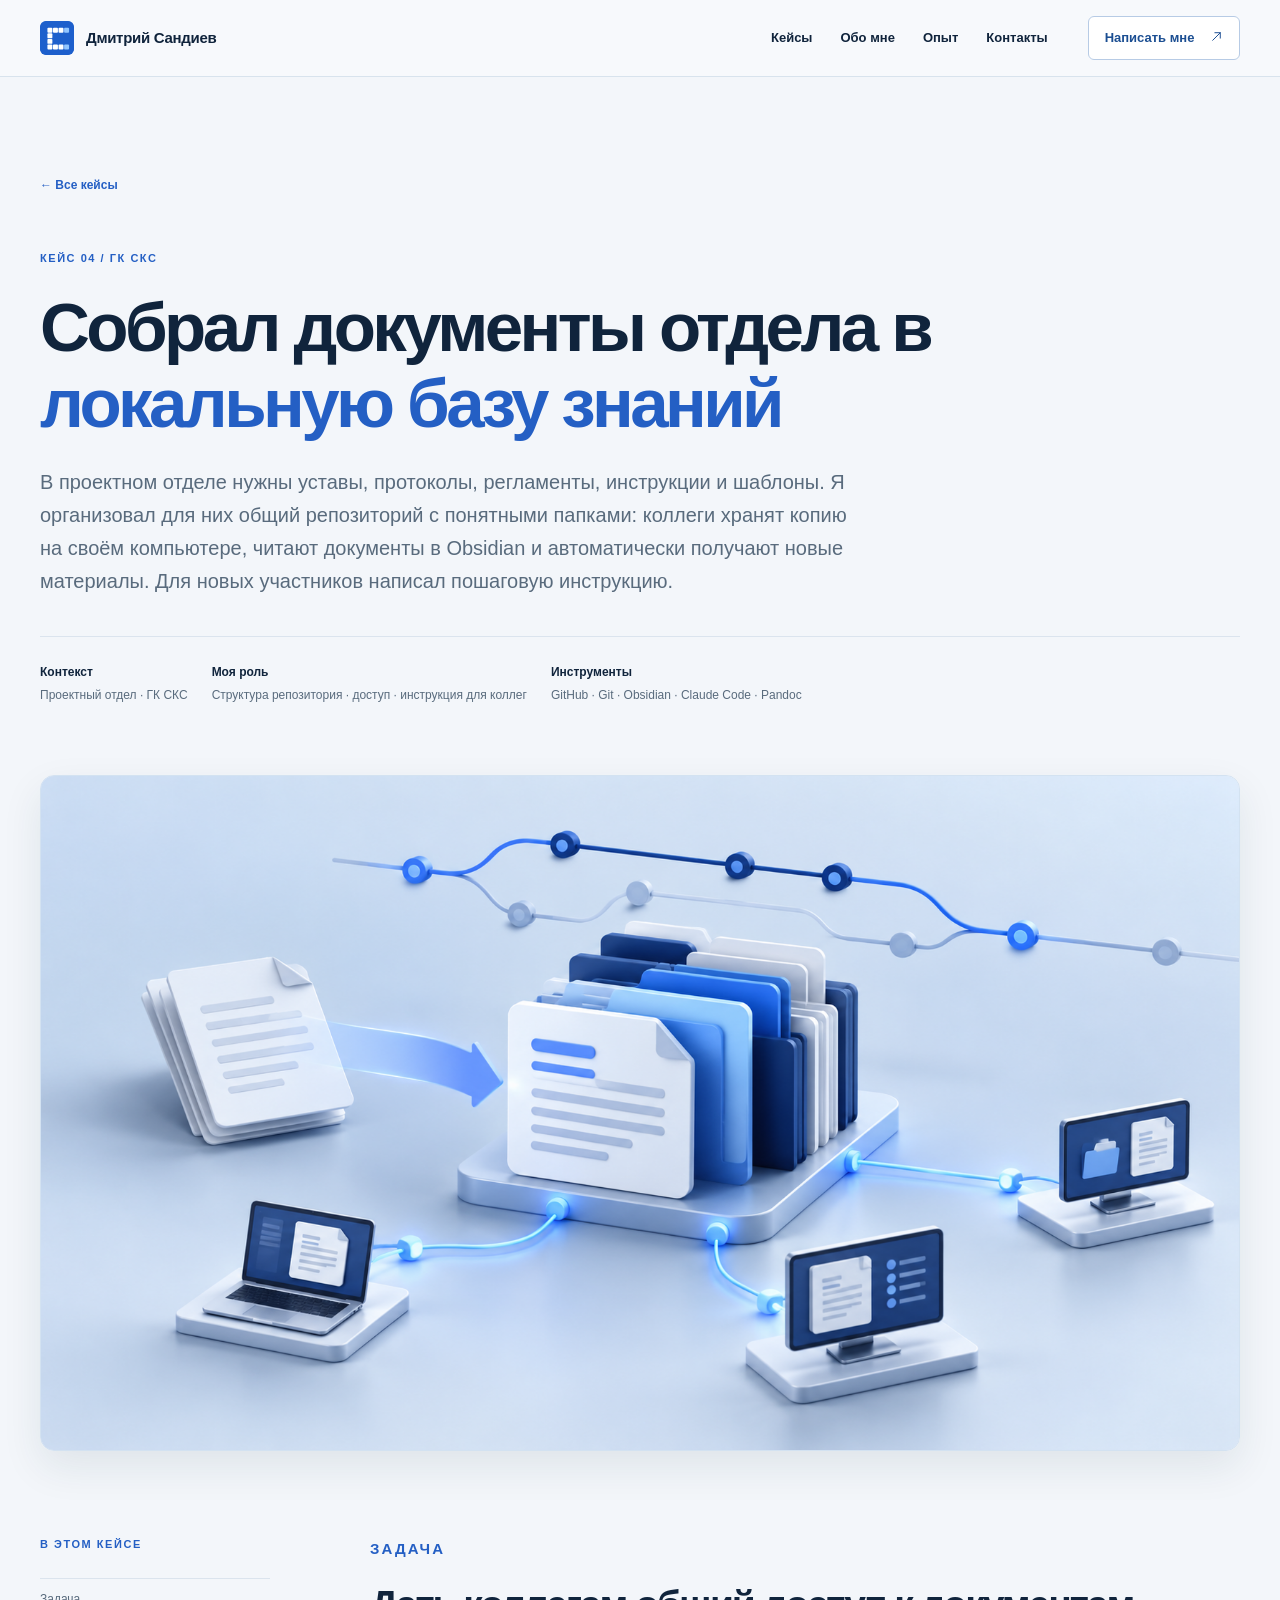
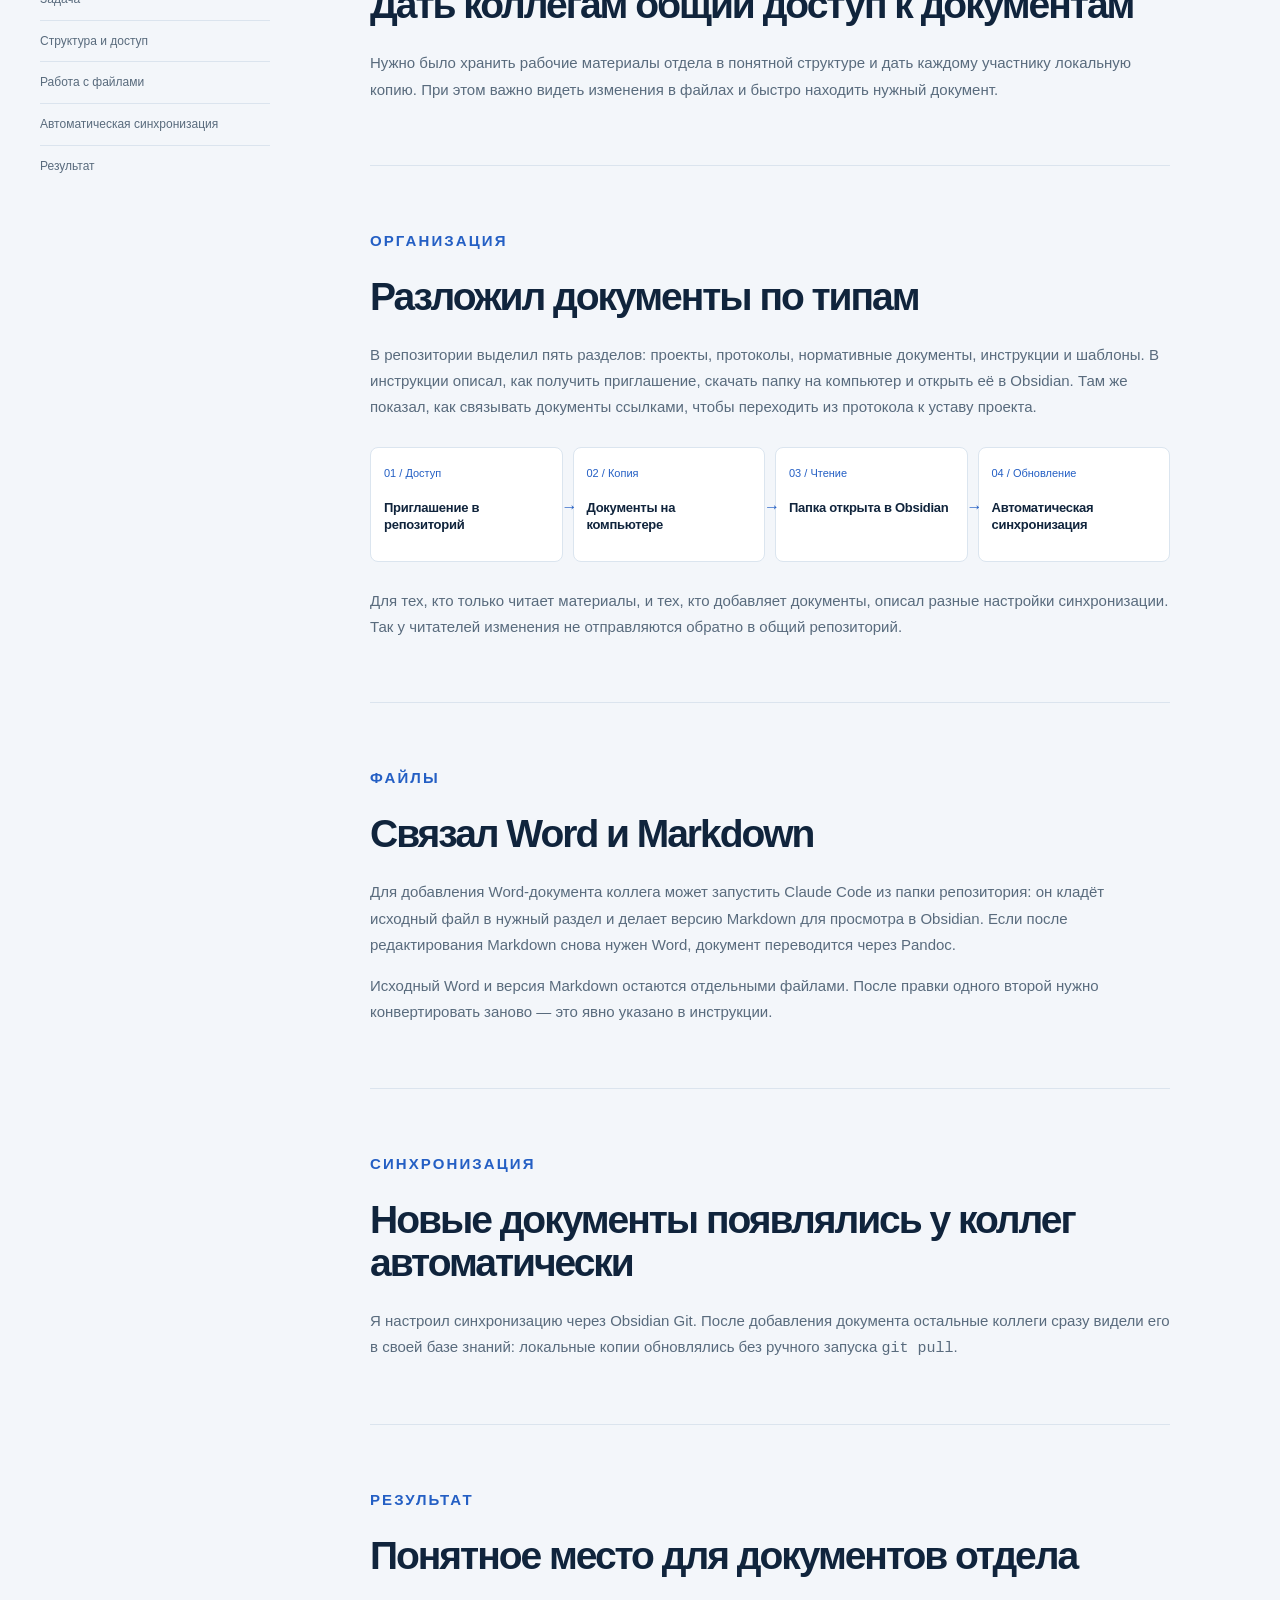
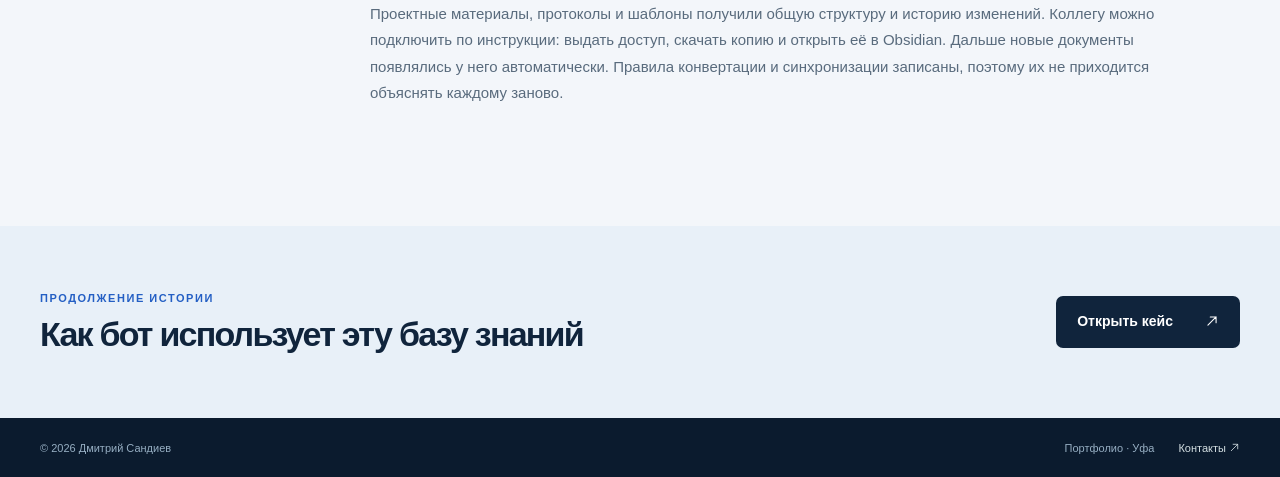
<file: case-knowledge.html>
<!doctype html>
<html lang="ru">
<head>
  <meta charset="utf-8"><meta name="viewport" content="width=device-width, initial-scale=1"><meta name="theme-color" content="#0b1d32">
  <meta name="description" content="Кейс Дмитрия Сандиева: локальная база знаний проектного отдела, общий репозиторий документов, Obsidian и Git.">
  <title>Кейс «База знаний отдела» — Дмитрий Сандиев</title><link rel="icon" href="favicon.svg?v=2" type="image/svg+xml"><link rel="stylesheet" href="styles.css">
</head>
<body>
  <a class="skip-link" href="#main">К содержанию</a>
  <header class="site-header"><div class="container header-inner"><a class="brand" href="index.html" aria-label="Дмитрий Сандиев — главная"><img class="brand-mark" src="favicon.svg?v=2" alt=""><span>Дмитрий Сандиев</span></a><nav class="main-nav" aria-label="Основная навигация"><a href="index.html#cases">Кейсы</a><a href="index.html#about">Обо мне</a><a href="index.html#experience">Опыт</a><a href="index.html#contact">Контакты</a></nav><a class="header-contact" href="mailto:sandievdmitrii@gmail.com">Написать мне <span aria-hidden="true"><svg class="icon-arrow" viewBox="0 0 24 24" aria-hidden="true" focusable="false"><path d="M5 19 19 5M9 5h10v10"/></svg></span></a></div></header>
  <main id="main">
    <section class="subpage-hero"><div class="container"><a class="back-link" href="index.html#cases">← Все кейсы</a><p class="section-kicker">Кейс 04 / ГК СКС</p><h1>Собрал документы отдела в <em>локальную базу знаний</em></h1><p class="subpage-lead">В проектном отделе нужны уставы, протоколы, регламенты, инструкции и шаблоны. Я организовал для них общий репозиторий с понятными папками: коллеги хранят копию на своём компьютере, читают документы в Obsidian и автоматически получают новые материалы. Для новых участников написал пошаговую инструкцию.</p><div class="case-meta"><div><strong>Контекст</strong>Проектный отдел · ГК СКС</div><div><strong>Моя роль</strong>Структура репозитория · доступ · инструкция для коллег</div><div><strong>Инструменты</strong>GitHub · Git · Obsidian · Claude Code · Pandoc</div></div></div></section>
    <div class="container"><figure class="knowledge-visual"><img src="knowledge-base-illustration.png" alt="Концептуальная иллюстрация базы знаний: документы, история версий и локальные копии" width="1672" height="941" decoding="async"></figure></div>
    <section class="case-body"><div class="container case-body-grid"><aside class="case-aside"><p class="section-kicker">В этом кейсе</p><a href="#task">Задача</a><a href="#structure">Структура и доступ</a><a href="#documents">Работа с файлами</a><a href="#sync">Автоматическая синхронизация</a><a href="#result">Результат</a></aside><article class="case-article">
      <section class="case-block" id="task"><p class="section-kicker">Задача</p><h2>Дать коллегам общий доступ к документам</h2><p>Нужно было хранить рабочие материалы отдела в понятной структуре и дать каждому участнику локальную копию. При этом важно видеть изменения в файлах и быстро находить нужный документ.</p></section>
      <section class="case-block" id="structure"><p class="section-kicker">Организация</p><h2>Разложил документы по типам</h2><p>В репозитории выделил пять разделов: проекты, протоколы, нормативные документы, инструкции и шаблоны. В инструкции описал, как получить приглашение, скачать папку на компьютер и открыть её в Obsidian. Там же показал, как связывать документы ссылками, чтобы переходить из протокола к уставу проекта.</p><div class="flow-diagram" aria-label="Как коллега подключается к базе знаний"><div><small>01 / Доступ</small><strong>Приглашение в репозиторий</strong></div><div><small>02 / Копия</small><strong>Документы на компьютере</strong></div><div><small>03 / Чтение</small><strong>Папка открыта в Obsidian</strong></div><div><small>04 / Обновление</small><strong>Автоматическая синхронизация</strong></div></div><p>Для тех, кто только читает материалы, и тех, кто добавляет документы, описал разные настройки синхронизации. Так у читателей изменения не отправляются обратно в общий репозиторий.</p></section>
      <section class="case-block" id="documents"><p class="section-kicker">Файлы</p><h2>Связал Word и Markdown</h2><p>Для добавления Word-документа коллега может запустить Claude Code из папки репозитория: он кладёт исходный файл в нужный раздел и делает версию Markdown для просмотра в Obsidian. Если после редактирования Markdown снова нужен Word, документ переводится через Pandoc.</p><p>Исходный Word и версия Markdown остаются отдельными файлами. После правки одного второй нужно конвертировать заново — это явно указано в инструкции.</p></section>
      <section class="case-block" id="sync"><p class="section-kicker">Синхронизация</p><h2>Новые документы появлялись у коллег автоматически</h2><p>Я настроил синхронизацию через Obsidian Git. После добавления документа остальные коллеги сразу видели его в своей базе знаний: локальные копии обновлялись без ручного запуска <code>git pull</code>.</p></section>
      <section class="case-block" id="result"><p class="section-kicker">Результат</p><h2>Понятное место для документов отдела</h2><p>Проектные материалы, протоколы и шаблоны получили общую структуру и историю изменений. Коллегу можно подключить по инструкции: выдать доступ, скачать копию и открыть её в Obsidian. Дальше новые документы появлялись у него автоматически. Правила конвертации и синхронизации записаны, поэтому их не приходится объяснять каждому заново.</p></section>
    </article></div></section>
    <section class="related-cta"><div class="container related-inner"><div><p class="section-kicker">Продолжение истории</p><h2>Как бот использует эту базу знаний</h2></div><a class="button button-primary" href="case-assistant.html">Открыть кейс <span aria-hidden="true"><svg class="icon-arrow" viewBox="0 0 24 24" aria-hidden="true" focusable="false"><path d="M5 19 19 5M9 5h10v10"/></svg></span></a></div></section>
  </main>
  <footer class="site-footer"><div class="container footer-inner"><span>© 2026 Дмитрий Сандиев</span><span>Портфолио · Уфа</span><a href="index.html#contact">Контакты <svg class="icon-arrow" viewBox="0 0 24 24" aria-hidden="true" focusable="false"><path d="M5 19 19 5M9 5h10v10"/></svg></a></div></footer>
</body>
</html>
</file>
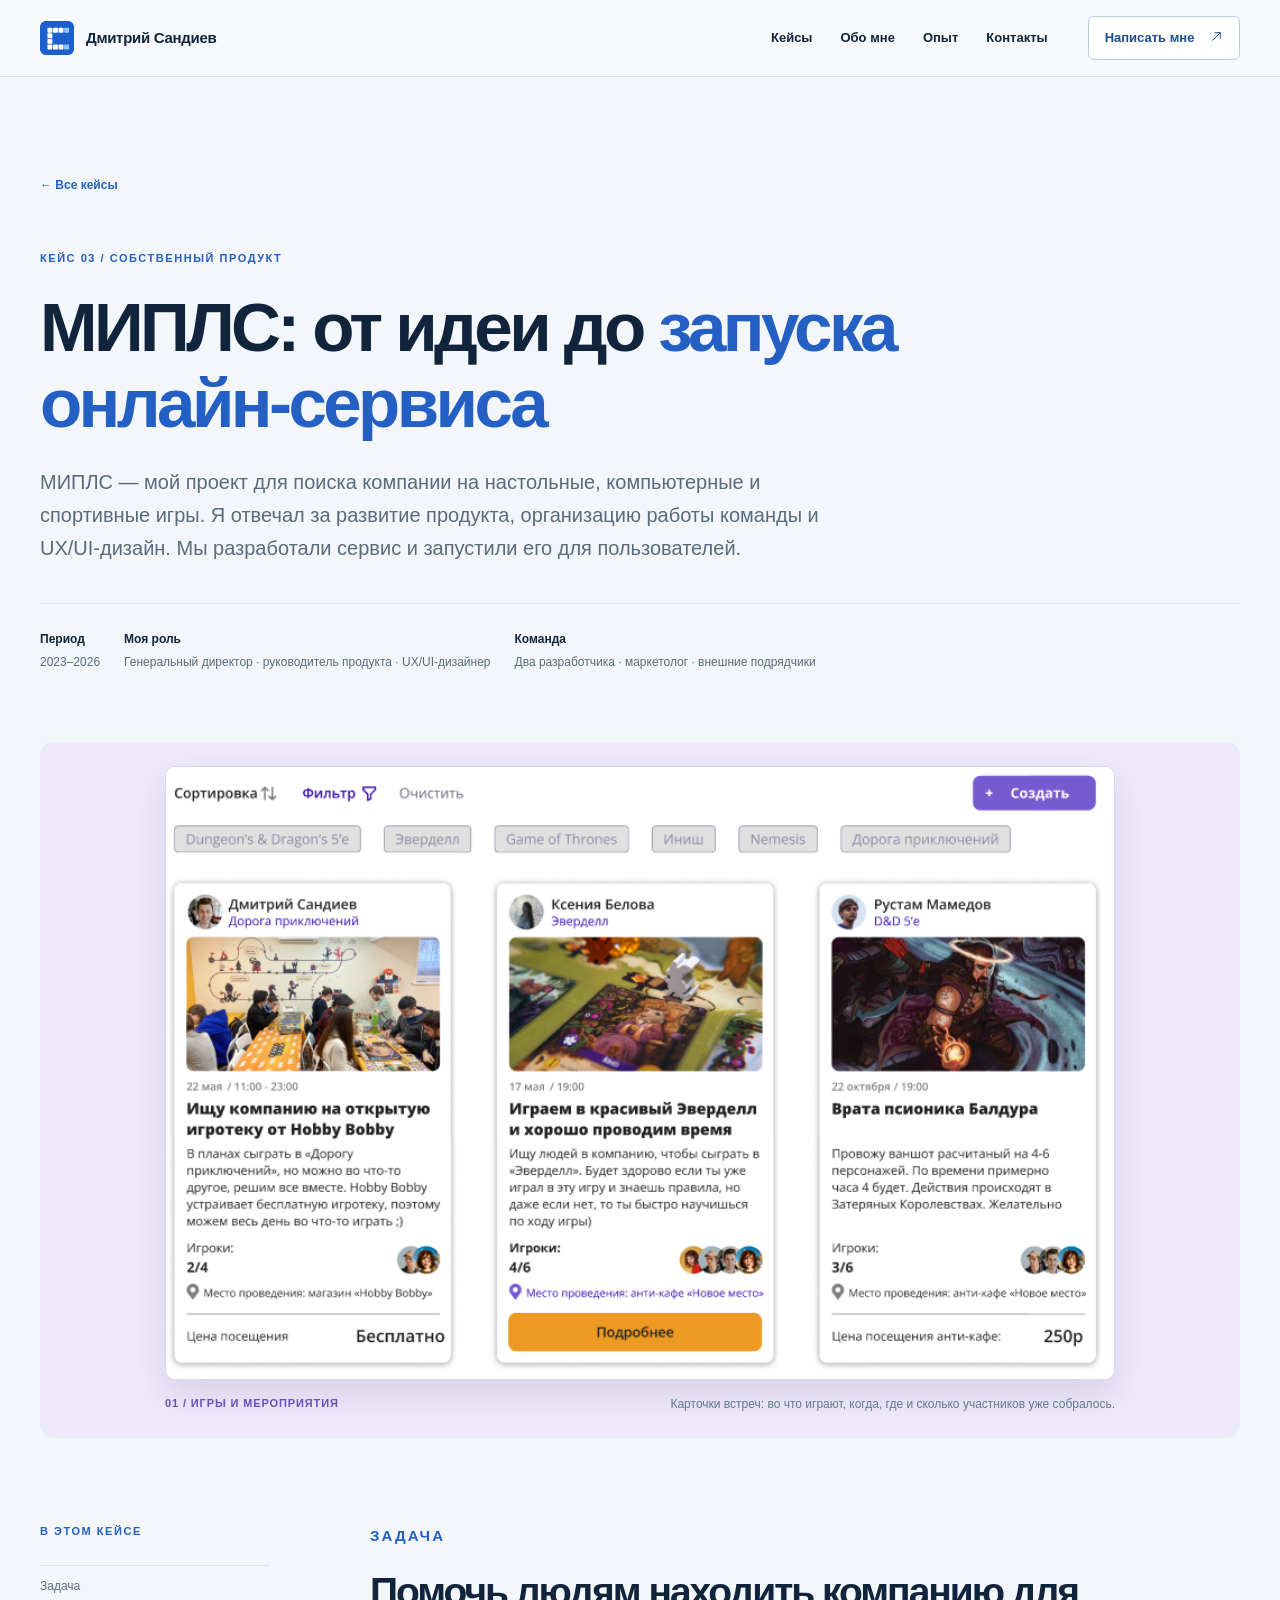
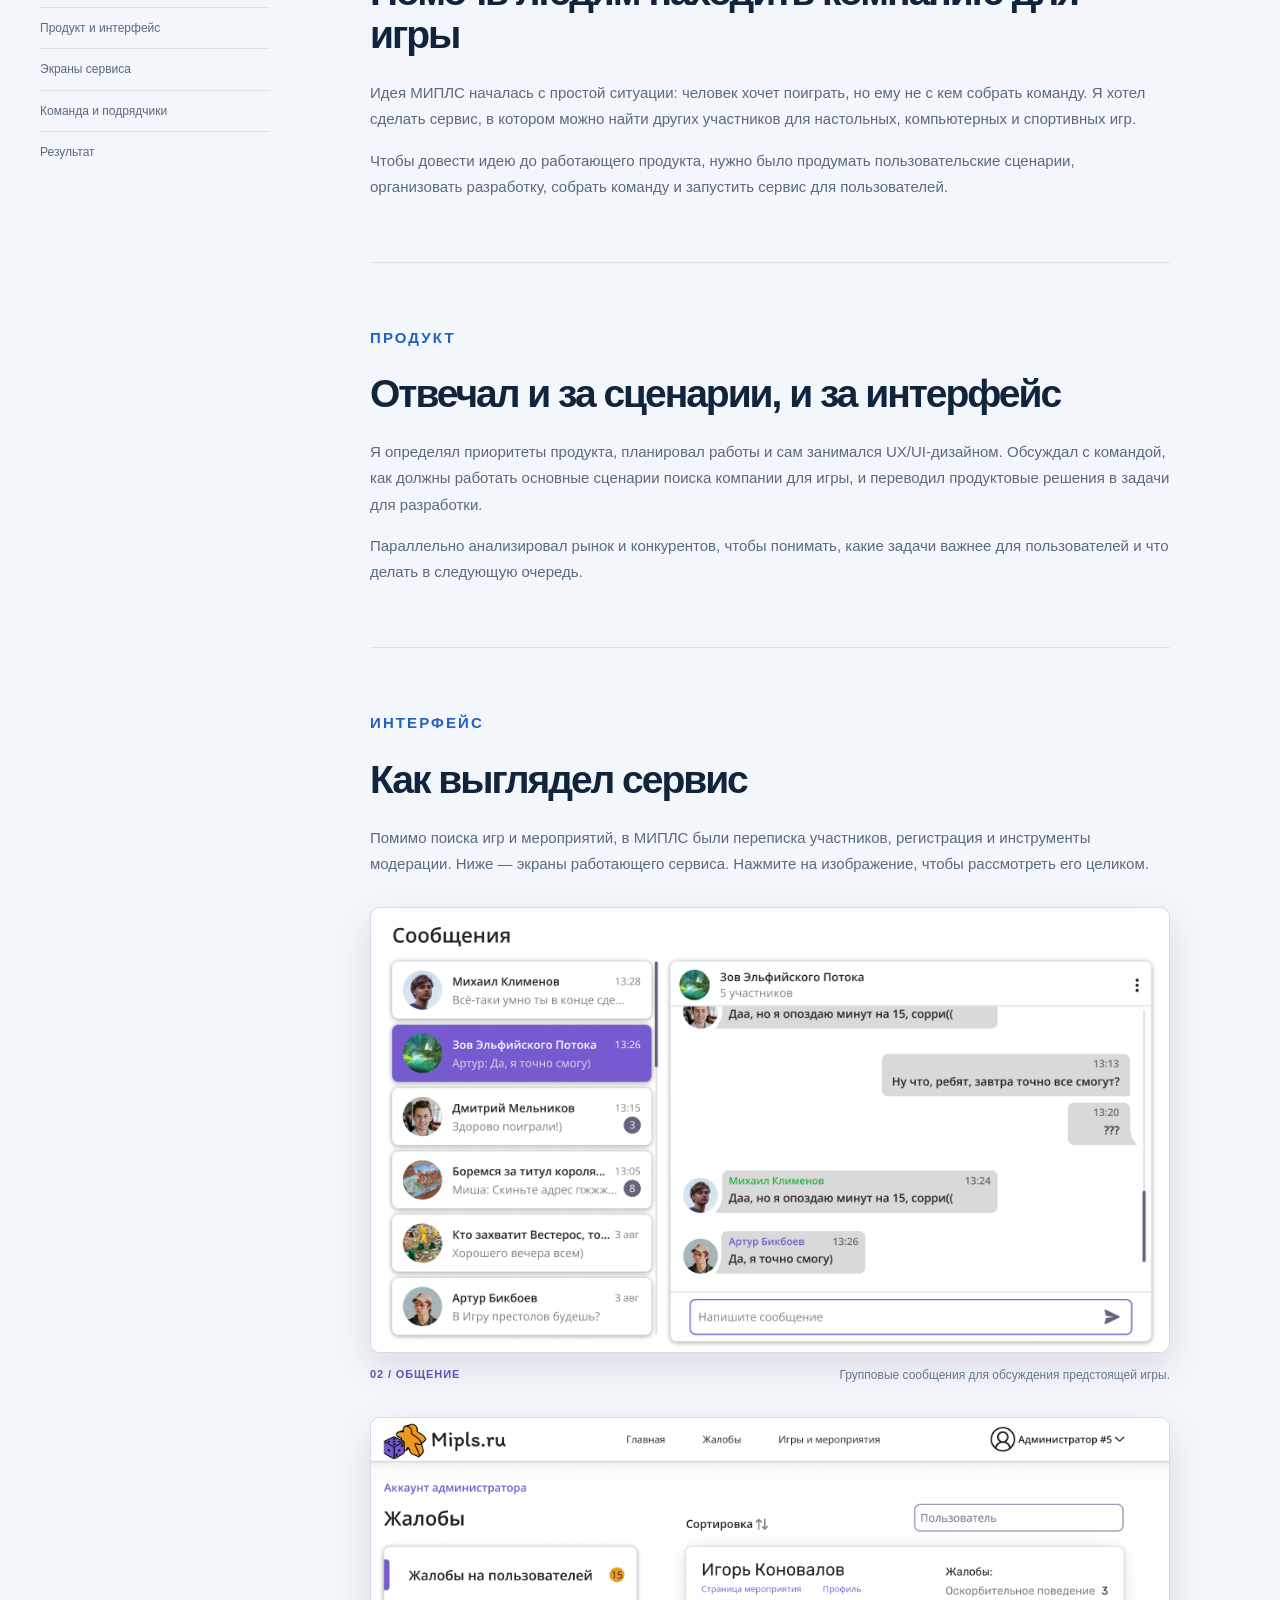
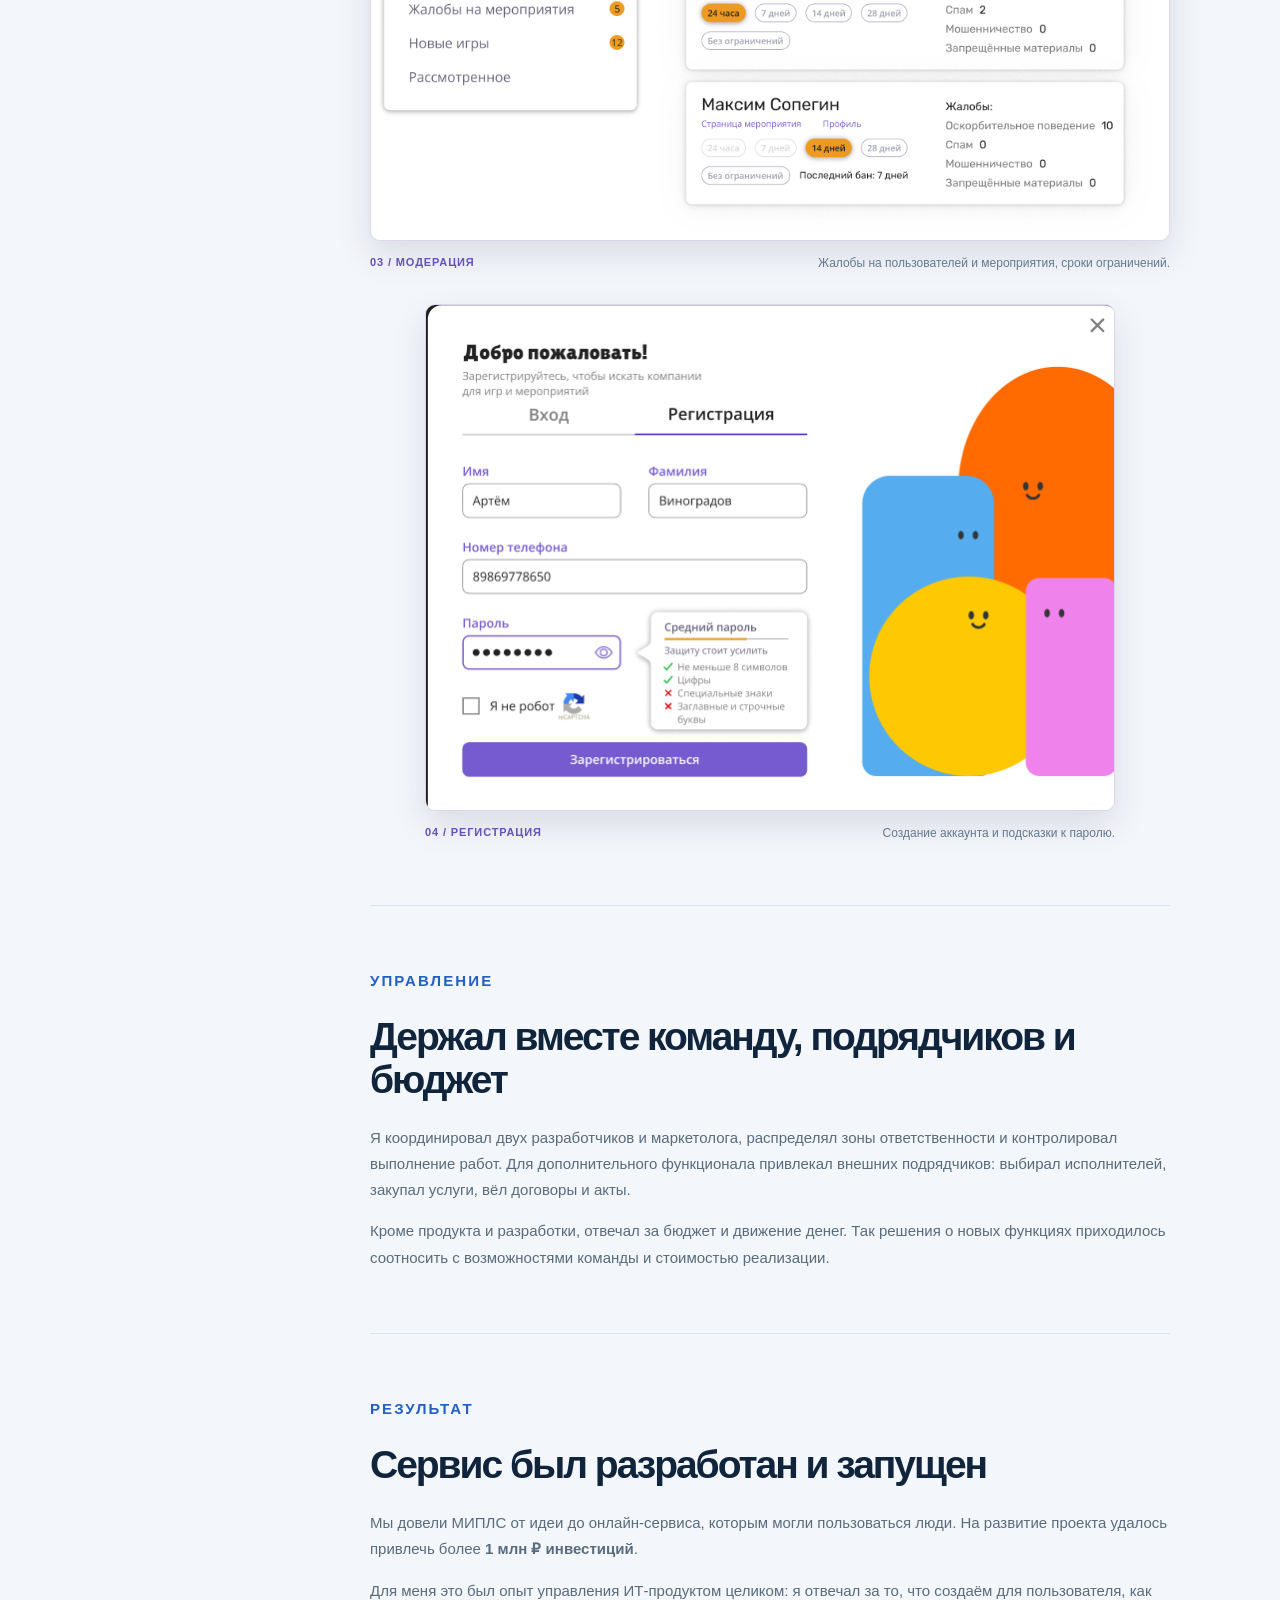
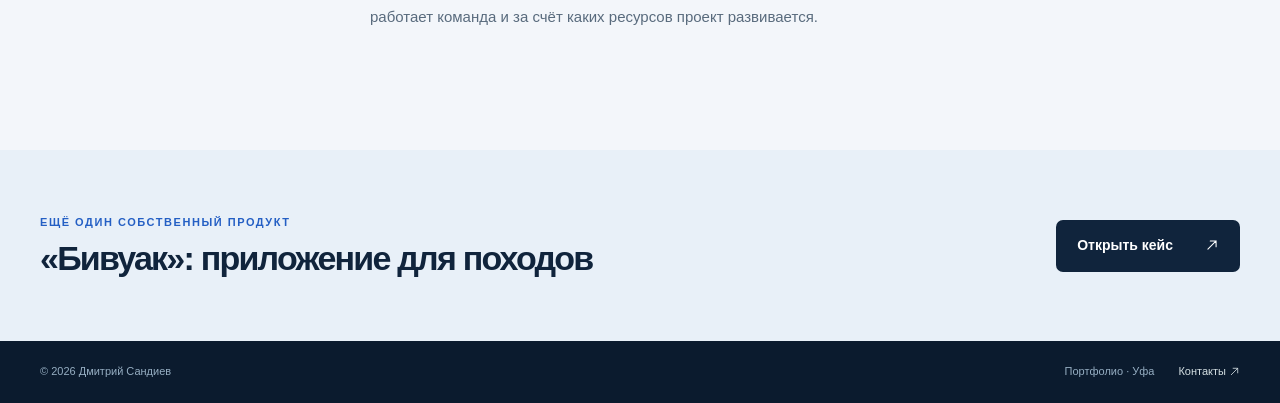
<file: case-mipls.html>
<!doctype html>
<html lang="ru">
<head>
  <meta charset="utf-8">
  <meta name="viewport" content="width=device-width, initial-scale=1">
  <meta name="theme-color" content="#0b1d32">
  <meta name="description" content="Кейс Дмитрия Сандиева: от идеи до запуска МИПЛС, сервиса для поиска компании на настольные, компьютерные и спортивные игры.">
  <title>Кейс «МИПЛС» — Дмитрий Сандиев</title>
  <link rel="icon" href="favicon.svg?v=2" type="image/svg+xml">
  <link rel="stylesheet" href="styles.css">
</head>
<body>
  <a class="skip-link" href="#main">К содержанию</a>
  <header class="site-header">
    <div class="container header-inner">
      <a class="brand" href="index.html" aria-label="Дмитрий Сандиев — главная"><img class="brand-mark" src="favicon.svg?v=2" alt=""><span>Дмитрий Сандиев</span></a>
      <nav class="main-nav" aria-label="Основная навигация"><a href="index.html#cases">Кейсы</a><a href="index.html#about">Обо мне</a><a href="index.html#experience">Опыт</a><a href="index.html#contact">Контакты</a></nav>
      <a class="header-contact" href="mailto:sandievdmitrii@gmail.com">Написать мне <span aria-hidden="true"><svg class="icon-arrow" viewBox="0 0 24 24" aria-hidden="true" focusable="false"><path d="M5 19 19 5M9 5h10v10"/></svg></span></a>
    </div>
  </header>

  <main id="main">
    <section class="subpage-hero">
      <div class="container">
        <a class="back-link" href="index.html#cases">← Все кейсы</a>
        <p class="section-kicker">Кейс 03 / Собственный продукт</p>
        <h1>МИПЛС: от идеи до <em>запуска онлайн-сервиса</em></h1>
        <p class="subpage-lead">МИПЛС — мой проект для поиска компании на настольные, компьютерные и спортивные игры. Я отвечал за развитие продукта, организацию работы команды и UX/UI-дизайн. Мы разработали сервис и запустили его для пользователей.</p>
        <div class="case-meta">
          <div><strong>Период</strong>2023–2026</div>
          <div><strong>Моя роль</strong>Генеральный директор · руководитель продукта · UX/UI-дизайнер</div>
          <div><strong>Команда</strong>Два разработчика · маркетолог · внешние подрядчики</div>
        </div>
      </div>
    </section>
    <div class="container">
      <figure class="mipls-visual">
        <a href="mipls-events.png" target="_blank" rel="noopener noreferrer" aria-label="Открыть экран поиска игр и мероприятий МИПЛС в полном размере"><img src="mipls-events.png" alt="Карточки игр и мероприятий МИПЛС с участниками, датой, местом и фильтрами" width="845" height="546" decoding="async"></a>
        <figcaption><strong>01 / Игры и мероприятия</strong><span>Карточки встреч: во что играют, когда, где и сколько участников уже собралось.</span></figcaption>
      </figure>
    </div>

    <section class="case-body">
      <div class="container case-body-grid">
        <aside class="case-aside">
          <p class="section-kicker">В этом кейсе</p>
          <a href="#task">Задача</a>
          <a href="#product">Продукт и интерфейс</a>
          <a href="#screens">Экраны сервиса</a>
          <a href="#team">Команда и подрядчики</a>
          <a href="#result">Результат</a>
        </aside>
        <article class="case-article">
          <section class="case-block" id="task">
            <p class="section-kicker">Задача</p>
            <h2>Помочь людям находить компанию для игры</h2>
            <p>Идея МИПЛС началась с простой ситуации: человек хочет поиграть, но ему не с кем собрать команду. Я хотел сделать сервис, в котором можно найти других участников для настольных, компьютерных и спортивных игр.</p>
            <p>Чтобы довести идею до работающего продукта, нужно было продумать пользовательские сценарии, организовать разработку, собрать команду и запустить сервис для пользователей.</p>
          </section>

          <section class="case-block" id="product">
            <p class="section-kicker">Продукт</p>
            <h2>Отвечал и за сценарии, и за интерфейс</h2>
            <p>Я определял приоритеты продукта, планировал работы и сам занимался UX/UI-дизайном. Обсуждал с командой, как должны работать основные сценарии поиска компании для игры, и переводил продуктовые решения в задачи для разработки.</p>
            <p>Параллельно анализировал рынок и конкурентов, чтобы понимать, какие задачи важнее для пользователей и что делать в следующую очередь.</p>
          </section>

          <section class="case-block" id="screens">
            <p class="section-kicker">Интерфейс</p>
            <h2>Как выглядел сервис</h2>
            <p>Помимо поиска игр и мероприятий, в МИПЛС были переписка участников, регистрация и инструменты модерации. Ниже — экраны работающего сервиса. Нажмите на изображение, чтобы рассмотреть его целиком.</p>
            <div class="mipls-gallery">
              <figure class="mipls-shot"><a href="mipls-chat.png" target="_blank" rel="noopener noreferrer" aria-label="Открыть экран сообщений МИПЛС в полном размере"><img src="mipls-chat.png" alt="Групповой чат МИПЛС со списком бесед и сообщениями участников" width="917" height="510" loading="lazy" decoding="async"></a><figcaption><strong>02 / Общение</strong><span>Групповые сообщения для обсуждения предстоящей игры.</span></figcaption></figure>
              <figure class="mipls-shot"><a href="mipls-moderation.png" target="_blank" rel="noopener noreferrer" aria-label="Открыть панель модерации МИПЛС в полном размере"><img src="mipls-moderation.png" alt="Панель администратора МИПЛС для разбора жалоб и ограничения доступа" width="1007" height="533" loading="lazy" decoding="async"></a><figcaption><strong>03 / Модерация</strong><span>Жалобы на пользователей и мероприятия, сроки ограничений.</span></figcaption></figure>
              <figure class="mipls-shot mipls-shot-signup"><a href="mipls-signup.png" target="_blank" rel="noopener noreferrer" aria-label="Открыть экран регистрации МИПЛС в полном размере"><img src="mipls-signup.png" alt="Форма регистрации в МИПЛС с полями имени, телефона и пароля" width="690" height="506" loading="lazy" decoding="async"></a><figcaption><strong>04 / Регистрация</strong><span>Создание аккаунта и подсказки к паролю.</span></figcaption></figure>
            </div>
          </section>

          <section class="case-block" id="team">
            <p class="section-kicker">Управление</p>
            <h2>Держал вместе команду, подрядчиков и бюджет</h2>
            <p>Я координировал двух разработчиков и маркетолога, распределял зоны ответственности и контролировал выполнение работ. Для дополнительного функционала привлекал внешних подрядчиков: выбирал исполнителей, закупал услуги, вёл договоры и акты.</p>
            <p>Кроме продукта и разработки, отвечал за бюджет и движение денег. Так решения о новых функциях приходилось соотносить с возможностями команды и стоимостью реализации.</p>
          </section>

          <section class="case-block" id="result">
            <p class="section-kicker">Результат</p>
            <h2>Сервис был разработан и запущен</h2>
            <p>Мы довели МИПЛС от идеи до онлайн-сервиса, которым могли пользоваться люди. На развитие проекта удалось привлечь более <strong>1 млн ₽ инвестиций</strong>.</p>
            <p>Для меня это был опыт управления ИТ-продуктом целиком: я отвечал за то, что создаём для пользователя, как работает команда и за счёт каких ресурсов проект развивается.</p>
          </section>
        </article>
      </div>
    </section>
    <section class="related-cta"><div class="container related-inner"><div><p class="section-kicker">Ещё один собственный продукт</p><h2>«Бивуак»: приложение для походов</h2></div><a class="button button-primary" href="case-bivuak.html">Открыть кейс <span aria-hidden="true"><svg class="icon-arrow" viewBox="0 0 24 24" aria-hidden="true" focusable="false"><path d="M5 19 19 5M9 5h10v10"/></svg></span></a></div></section>
  </main>
  <footer class="site-footer"><div class="container footer-inner"><span>© 2026 Дмитрий Сандиев</span><span>Портфолио · Уфа</span><a href="index.html#contact">Контакты <svg class="icon-arrow" viewBox="0 0 24 24" aria-hidden="true" focusable="false"><path d="M5 19 19 5M9 5h10v10"/></svg></a></div></footer>
</body>
</html>
</file>
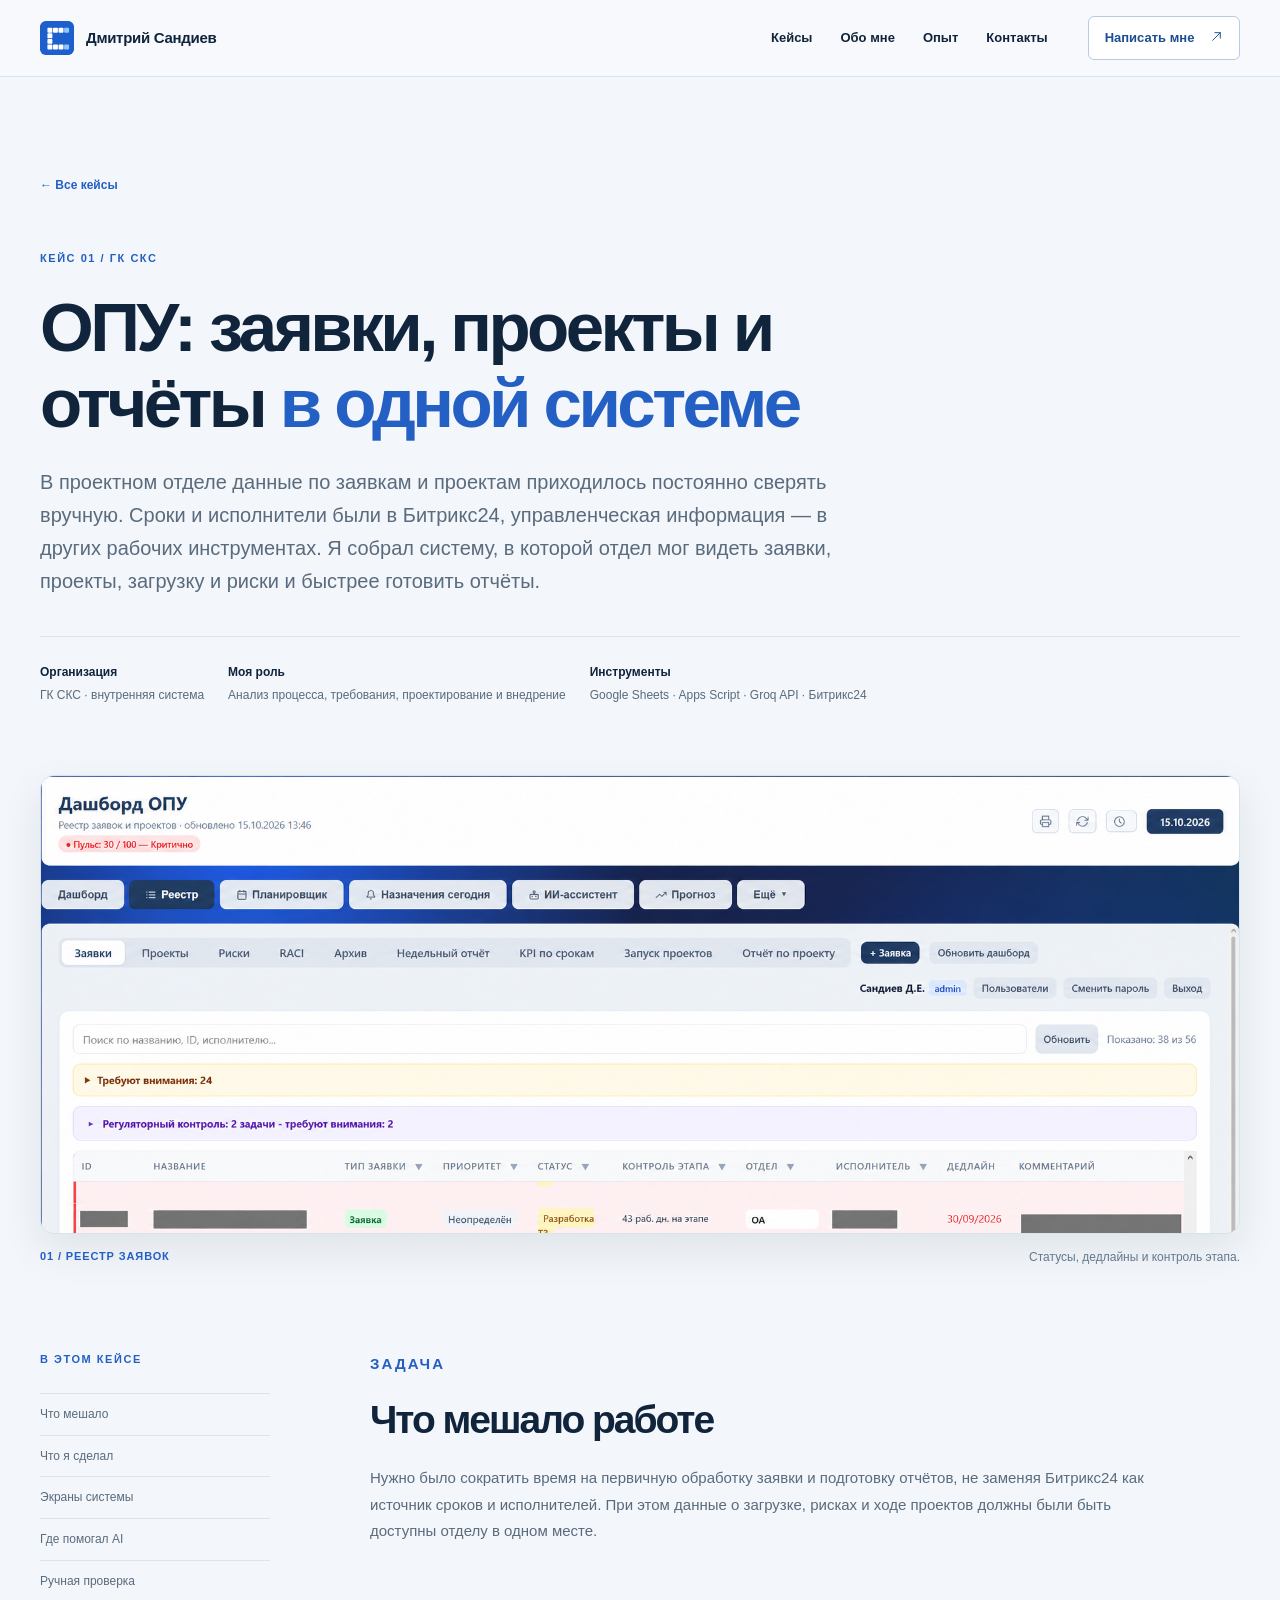
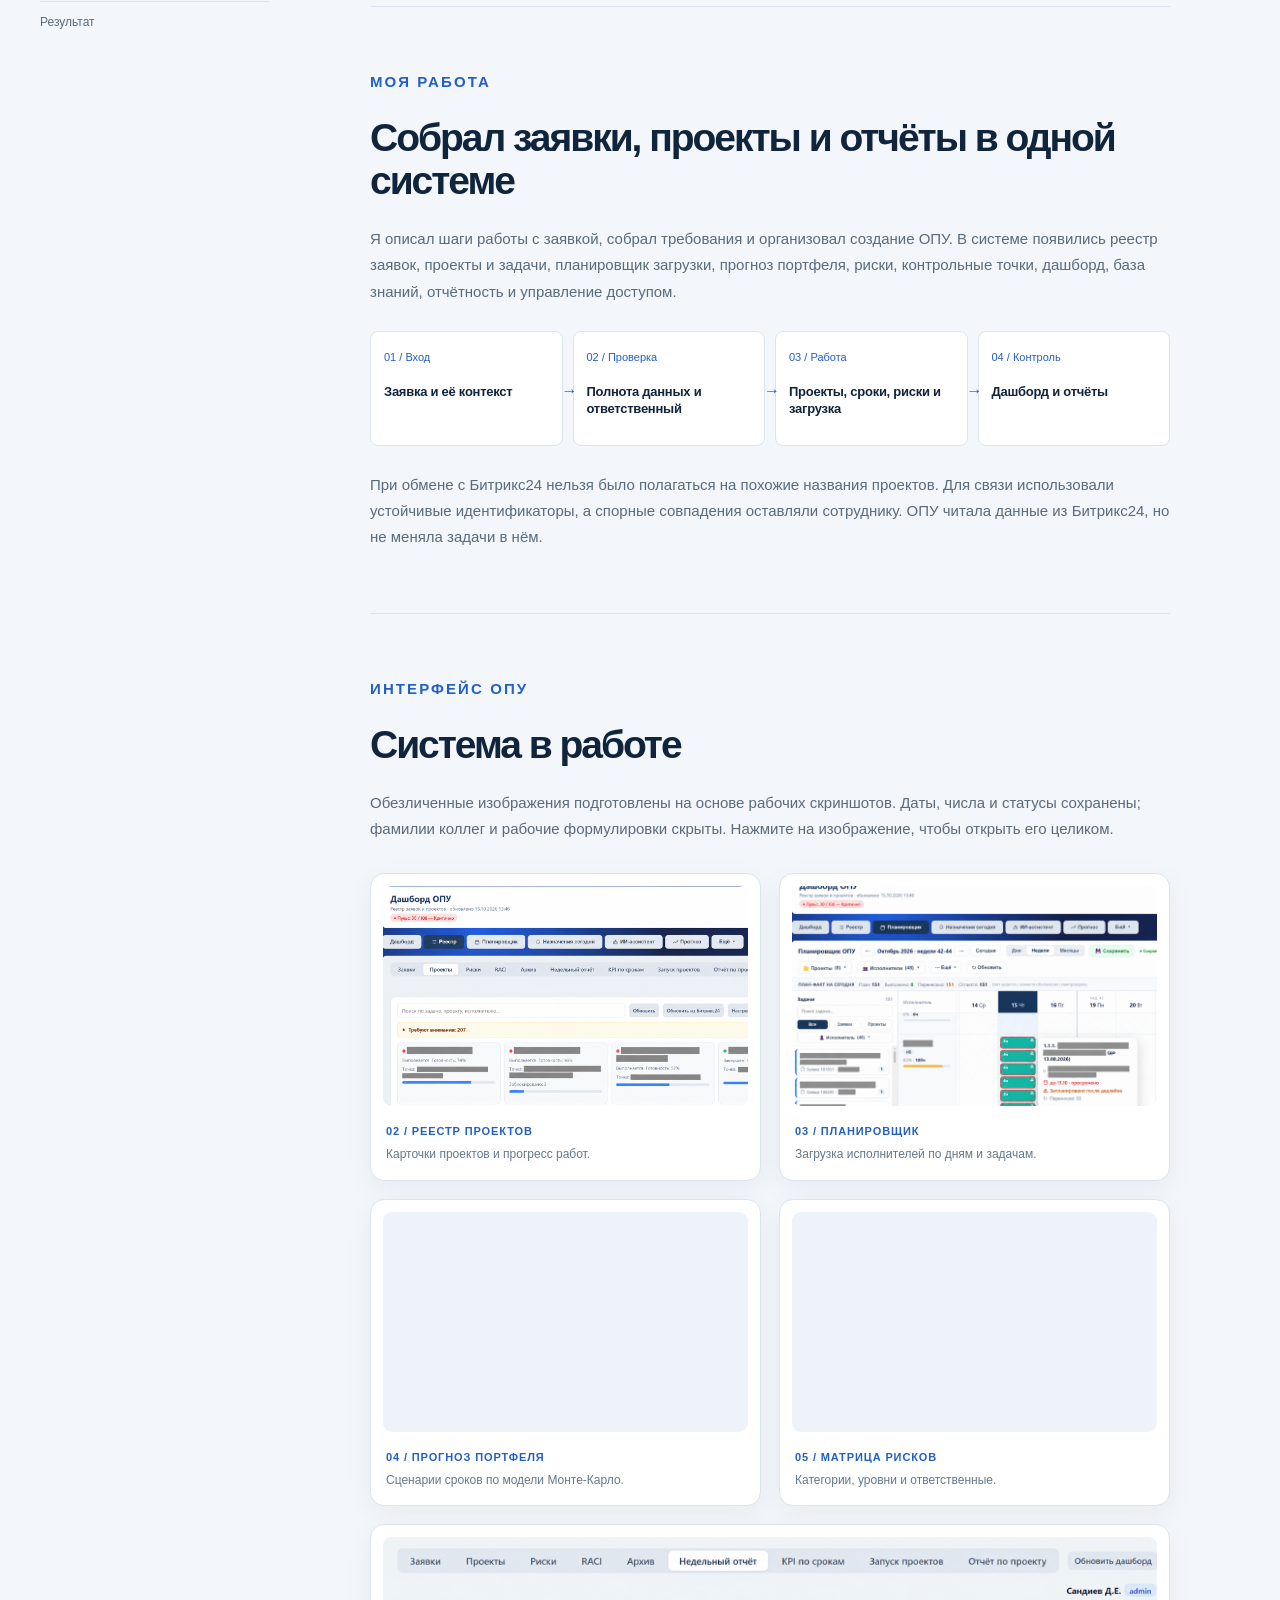
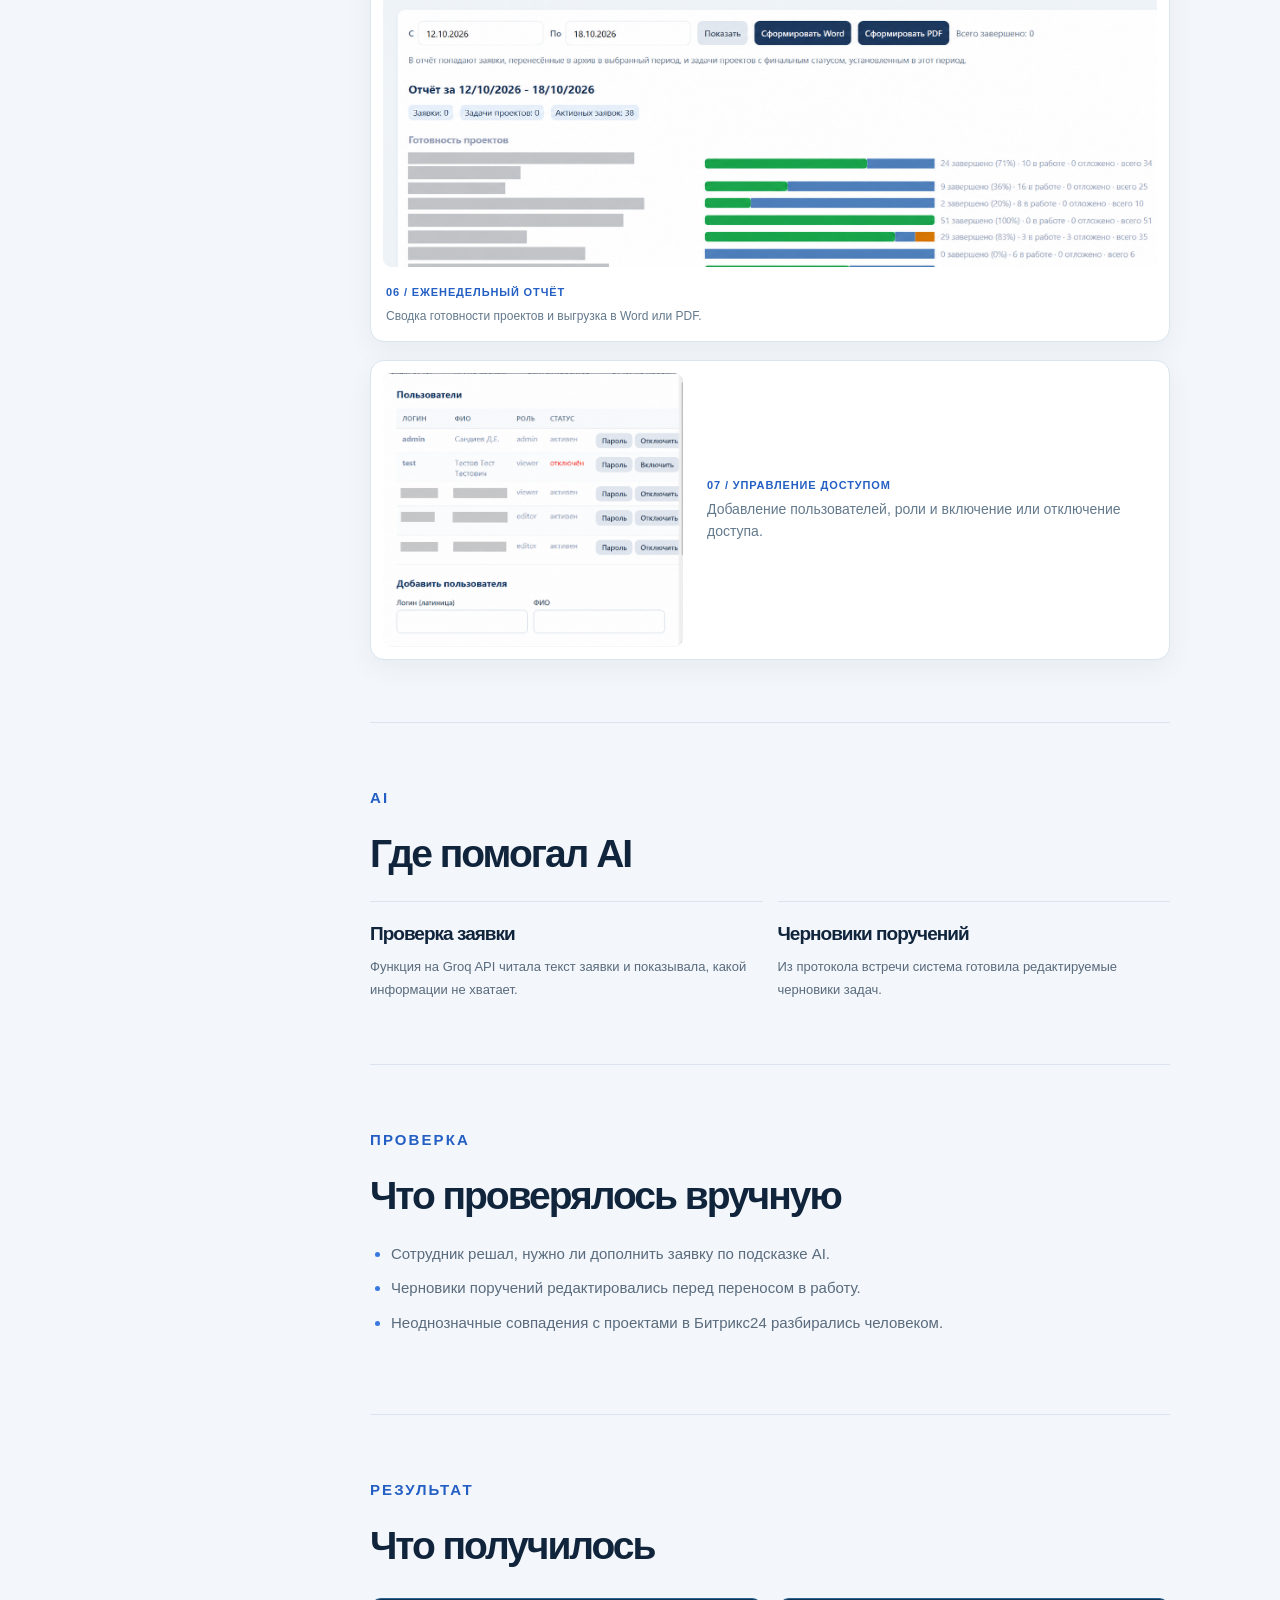
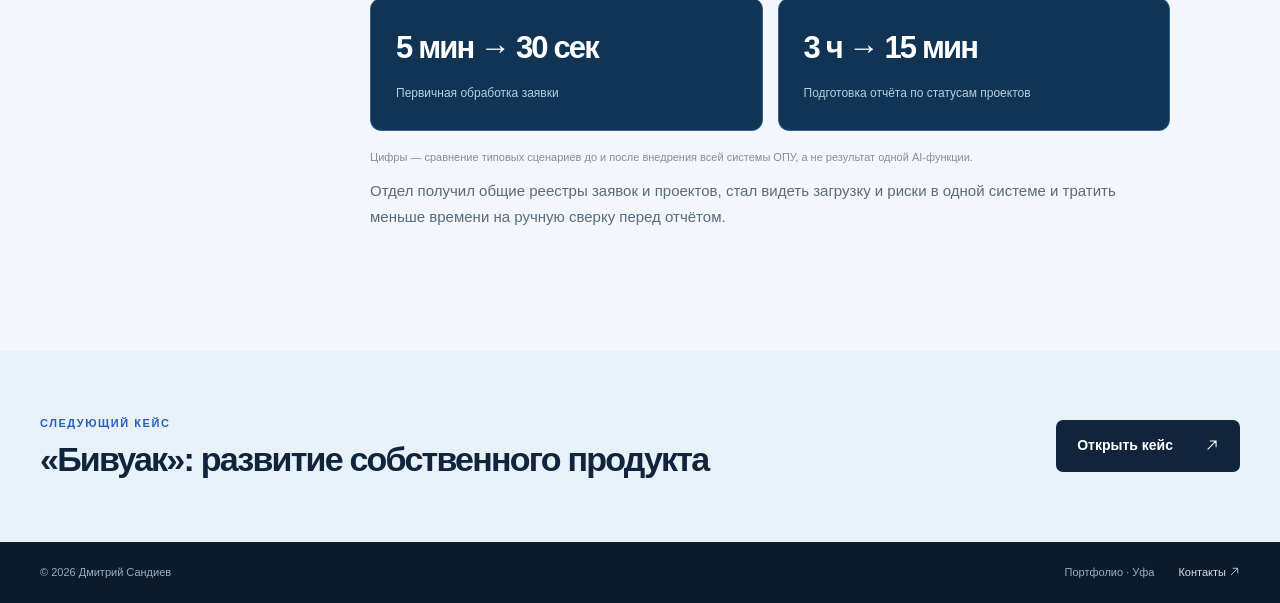
<file: case-opu.html>
<!doctype html>
<html lang="ru">
<head>
  <meta charset="utf-8"><meta name="viewport" content="width=device-width, initial-scale=1"><meta name="theme-color" content="#0b1d32">
  <meta name="description" content="Кейс Дмитрия Сандиева: система ОПУ для заявок, проектов, рисков и отчётности. Роль AI, контроль качества и сравнение типовых сценариев.">
  <title>Кейс ОПУ — Дмитрий Сандиев</title><link rel="icon" href="favicon.svg?v=2" type="image/svg+xml"><link rel="stylesheet" href="styles.css">
</head>
<body>
  <a class="skip-link" href="#main">К содержанию</a>
  <header class="site-header"><div class="container header-inner"><a class="brand" href="index.html" aria-label="Дмитрий Сандиев — главная"><img class="brand-mark" src="favicon.svg?v=2" alt=""><span>Дмитрий Сандиев</span></a><nav class="main-nav" aria-label="Основная навигация"><a href="index.html#cases">Кейсы</a><a href="index.html#about">Обо мне</a><a href="index.html#experience">Опыт</a><a href="index.html#contact">Контакты</a></nav><a class="header-contact" href="mailto:sandievdmitrii@gmail.com">Написать мне <span aria-hidden="true"><svg class="icon-arrow" viewBox="0 0 24 24" aria-hidden="true" focusable="false"><path d="M5 19 19 5M9 5h10v10"/></svg></span></a></div></header>
  <main id="main">
    <section class="subpage-hero"><div class="container"><a class="back-link" href="index.html#cases">← Все кейсы</a><p class="section-kicker">Кейс 01 / ГК СКС</p><h1>ОПУ: заявки, проекты и отчёты <em>в одной системе</em></h1><p class="subpage-lead">В проектном отделе данные по заявкам и проектам приходилось постоянно сверять вручную. Сроки и исполнители были в Битрикс24, управленческая информация — в других рабочих инструментах. Я собрал систему, в которой отдел мог видеть заявки, проекты, загрузку и риски и быстрее готовить отчёты.</p><div class="case-meta"><div><strong>Организация</strong>ГК СКС · внутренняя система</div><div><strong>Моя роль</strong>Анализ процесса, требования, проектирование и внедрение</div><div><strong>Инструменты</strong>Google Sheets · Apps Script · Groq API · Битрикс24</div></div></div></section>
    <div class="container"><figure class="opu-screen opu-screen-intro"><a href="opu-requests-redacted.png" target="_blank" rel="noopener noreferrer" aria-label="Открыть обезличенный реестр заявок ОПУ в полном размере"><img src="opu-requests-redacted.png" alt="Обезличенный реестр заявок ОПУ" width="1977" height="795" decoding="async"></a><figcaption><strong>01 / Реестр заявок</strong><span>Статусы, дедлайны и контроль этапа.</span></figcaption></figure></div>
    <section class="case-body"><div class="container case-body-grid"><aside class="case-aside"><p class="section-kicker">В этом кейсе</p><a href="#task">Что мешало</a><a href="#solution">Что я сделал</a><a href="#screens">Экраны системы</a><a href="#ai">Где помогал AI</a><a href="#control">Ручная проверка</a><a href="#result">Результат</a></aside><article class="case-article">
      <section class="case-block" id="task"><p class="section-kicker">Задача</p><h2>Что мешало работе</h2><p>Нужно было сократить время на первичную обработку заявки и подготовку отчётов, не заменяя Битрикс24 как источник сроков и исполнителей. При этом данные о загрузке, рисках и ходе проектов должны были быть доступны отделу в одном месте.</p></section>
      <section class="case-block" id="solution"><p class="section-kicker">Моя работа</p><h2>Собрал заявки, проекты и отчёты в одной системе</h2><p>Я описал шаги работы с заявкой, собрал требования и организовал создание ОПУ. В системе появились реестр заявок, проекты и задачи, планировщик загрузки, прогноз портфеля, риски, контрольные точки, дашборд, база знаний, отчётность и управление доступом.</p><div class="flow-diagram" aria-label="Схема процесса ОПУ"><div><small>01 / Вход</small><strong>Заявка и её контекст</strong></div><div><small>02 / Проверка</small><strong>Полнота данных и ответственный</strong></div><div><small>03 / Работа</small><strong>Проекты, сроки, риски и загрузка</strong></div><div><small>04 / Контроль</small><strong>Дашборд и отчёты</strong></div></div><p>При обмене с Битрикс24 нельзя было полагаться на похожие названия проектов. Для связи использовали устойчивые идентификаторы, а спорные совпадения оставляли сотруднику. ОПУ читала данные из Битрикс24, но не меняла задачи в нём.</p></section>
      <section class="case-block opu-gallery-section" id="screens"><p class="section-kicker">Интерфейс ОПУ</p><h2>Система в работе</h2><p>Обезличенные изображения подготовлены на основе рабочих скриншотов. Даты, числа и статусы сохранены; фамилии коллег и рабочие формулировки скрыты. Нажмите на изображение, чтобы открыть его целиком.</p>
        <div class="opu-gallery">
          <figure class="opu-shot-card"><a href="opu-projects-redacted.png" target="_blank" rel="noopener noreferrer" aria-label="Открыть реестр проектов ОПУ в полном размере"><img src="opu-projects-redacted.png" alt="Обезличенный реестр проектов с карточками готовности" width="2011" height="782" loading="lazy" decoding="async"></a><figcaption><strong>02 / Реестр проектов</strong><span>Карточки проектов и прогресс работ.</span></figcaption></figure>
          <figure class="opu-shot-card opu-shot-card-planner"><a href="opu-planner-redacted.png" target="_blank" rel="noopener noreferrer" aria-label="Открыть планировщик ОПУ в полном размере"><img src="opu-planner-redacted.png" alt="Планировщик задач по исполнителям и неделям" width="1508" height="1043" loading="lazy" decoding="async"></a><figcaption><strong>03 / Планировщик</strong><span>Загрузка исполнителей по дням и задачам.</span></figcaption></figure>
          <figure class="opu-shot-card"><a href="opu-forecast-redacted.png" target="_blank" rel="noopener noreferrer" aria-label="Открыть прогноз портфеля ОПУ в полном размере"><img src="opu-forecast-redacted.png" alt="Вероятностный прогноз портфеля методом Монте-Карло" width="2051" height="767" loading="lazy" decoding="async"></a><figcaption><strong>04 / Прогноз портфеля</strong><span>Сценарии сроков по модели Монте-Карло.</span></figcaption></figure>
          <figure class="opu-shot-card"><a href="opu-risks-redacted.png" target="_blank" rel="noopener noreferrer" aria-label="Открыть матрицу рисков ОПУ в полном размере"><img src="opu-risks-redacted.png" alt="Реестр рисков с категориями, уровнями и статусами" width="2168" height="725" loading="lazy" decoding="async"></a><figcaption><strong>05 / Матрица рисков</strong><span>Категории, уровни и ответственные.</span></figcaption></figure>
          <figure class="opu-shot-card opu-shot-card-report"><a href="opu-weekly-report-redacted.png" target="_blank" rel="noopener noreferrer" aria-label="Открыть еженедельный отчёт ОПУ в полном размере"><img src="opu-weekly-report-redacted.png" alt="Формирование еженедельного отчёта с готовностью проектов" width="1788" height="880" loading="lazy" decoding="async"></a><figcaption><strong>06 / Еженедельный отчёт</strong><span>Сводка готовности проектов и выгрузка в Word или PDF.</span></figcaption></figure>
          <figure class="opu-shot-card opu-shot-card-access"><a href="opu-access-redacted.png" target="_blank" rel="noopener noreferrer" aria-label="Открыть управление доступом ОПУ в полном размере"><img src="opu-access-redacted.png" alt="Управление пользователями ОПУ: роли, статусы и добавление учётной записи" width="1313" height="1198" loading="lazy" decoding="async"></a><figcaption><strong>07 / Управление доступом</strong><span>Добавление пользователей, роли и включение или отключение доступа.</span></figcaption></figure>
        </div>
      </section>
      <section class="case-block" id="ai"><p class="section-kicker">AI</p><h2>Где помогал AI</h2><div class="project-list"><div><h3>Проверка заявки</h3><p>Функция на Groq API читала текст заявки и показывала, какой информации не хватает.</p></div><div><h3>Черновики поручений</h3><p>Из протокола встречи система готовила редактируемые черновики задач.</p></div></div></section>
      <section class="case-block" id="control"><p class="section-kicker">Проверка</p><h2>Что проверялось вручную</h2><ul><li>Сотрудник решал, нужно ли дополнить заявку по подсказке AI.</li><li>Черновики поручений редактировались перед переносом в работу.</li><li>Неоднозначные совпадения с проектами в Битрикс24 разбирались человеком.</li></ul></section>
      <section class="case-block" id="result"><p class="section-kicker">Результат</p><h2>Что получилось</h2><div class="metric-grid"><div class="metric-card"><strong>5 мин → 30 сек</strong><span>Первичная обработка заявки</span></div><div class="metric-card"><strong>3 ч → 15 мин</strong><span>Подготовка отчёта по статусам проектов</span></div></div><p class="fine-print">Цифры — сравнение типовых сценариев до и после внедрения всей системы ОПУ, а не результат одной AI-функции.</p><p>Отдел получил общие реестры заявок и проектов, стал видеть загрузку и риски в одной системе и тратить меньше времени на ручную сверку перед отчётом.</p></section>
    </article></div></section>
    <section class="related-cta"><div class="container related-inner"><div><p class="section-kicker">Следующий кейс</p><h2>«Бивуак»: развитие собственного продукта</h2></div><a class="button button-primary" href="case-bivuak.html">Открыть кейс <span aria-hidden="true"><svg class="icon-arrow" viewBox="0 0 24 24" aria-hidden="true" focusable="false"><path d="M5 19 19 5M9 5h10v10"/></svg></span></a></div></section>
  </main>
  <footer class="site-footer"><div class="container footer-inner"><span>© 2026 Дмитрий Сандиев</span><span>Портфолио · Уфа</span><a href="index.html#contact">Контакты <svg class="icon-arrow" viewBox="0 0 24 24" aria-hidden="true" focusable="false"><path d="M5 19 19 5M9 5h10v10"/></svg></a></div></footer>
</body>
</html>
</file>
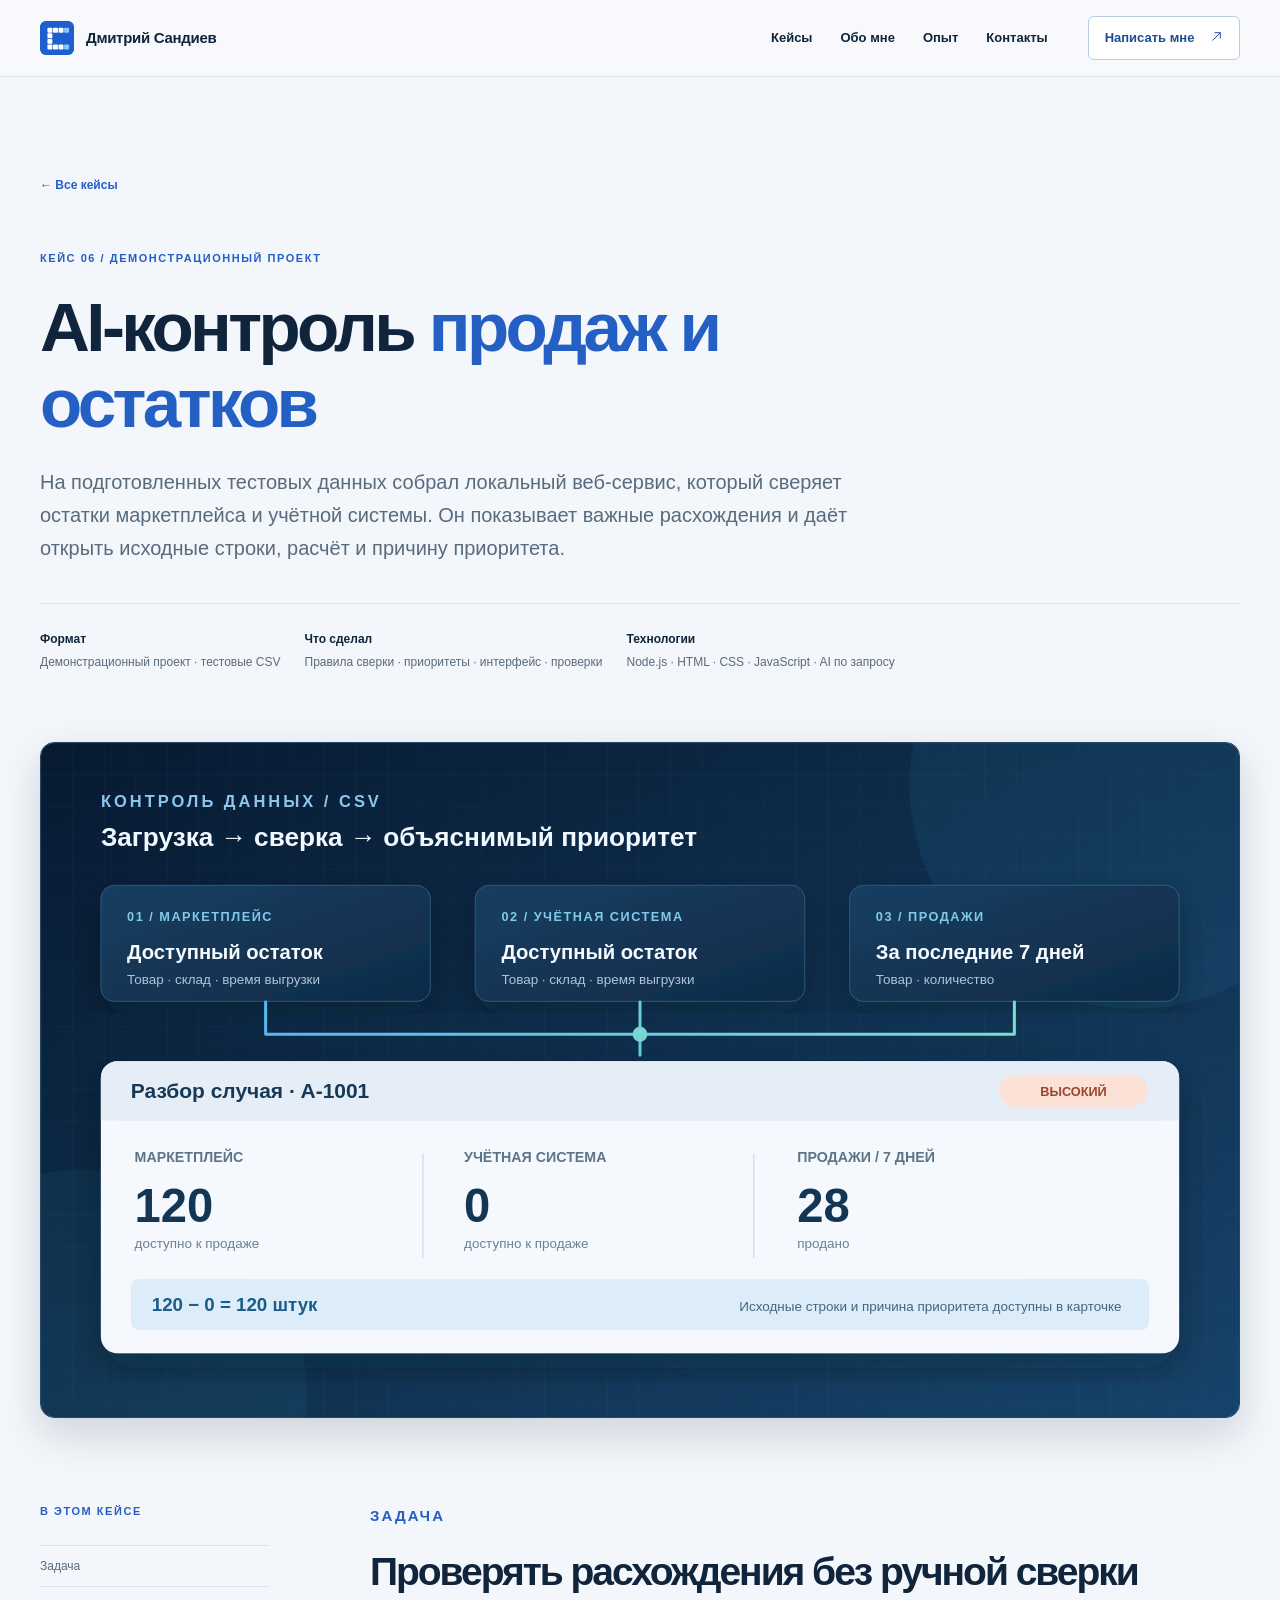
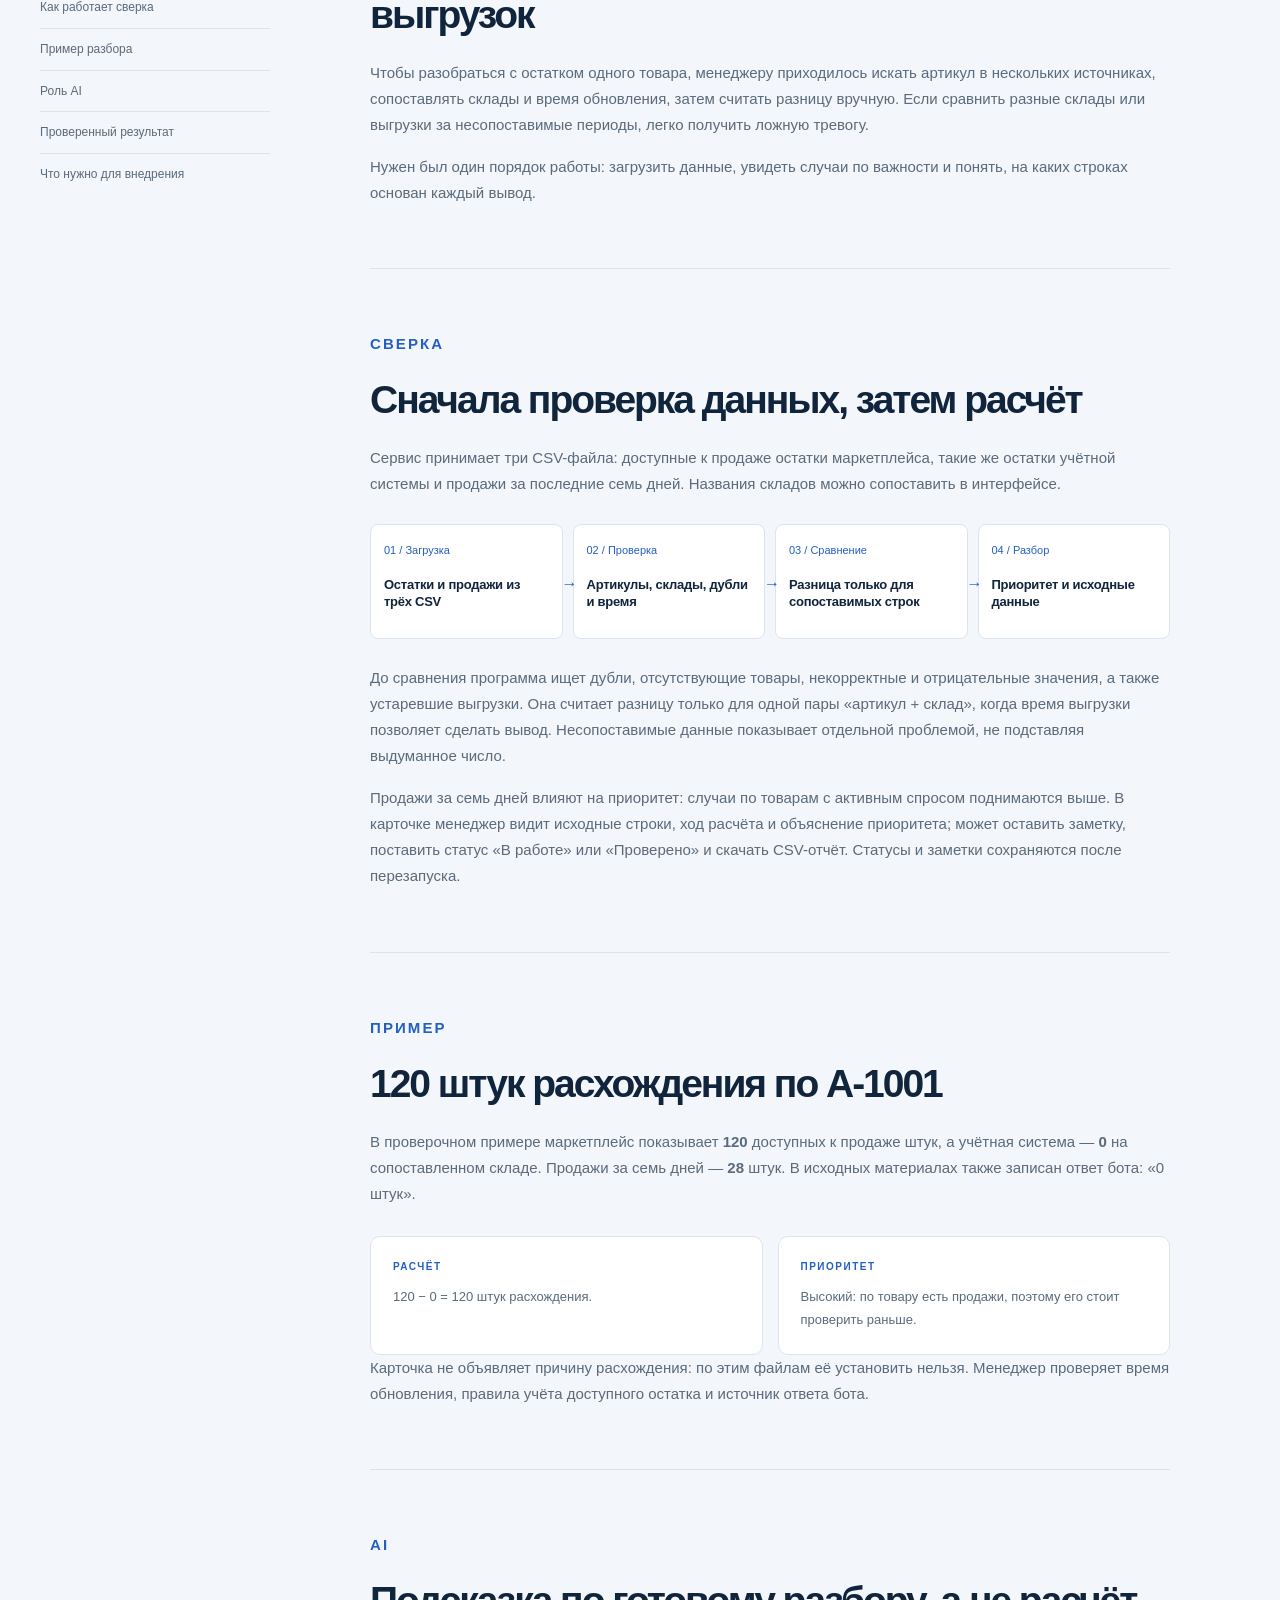
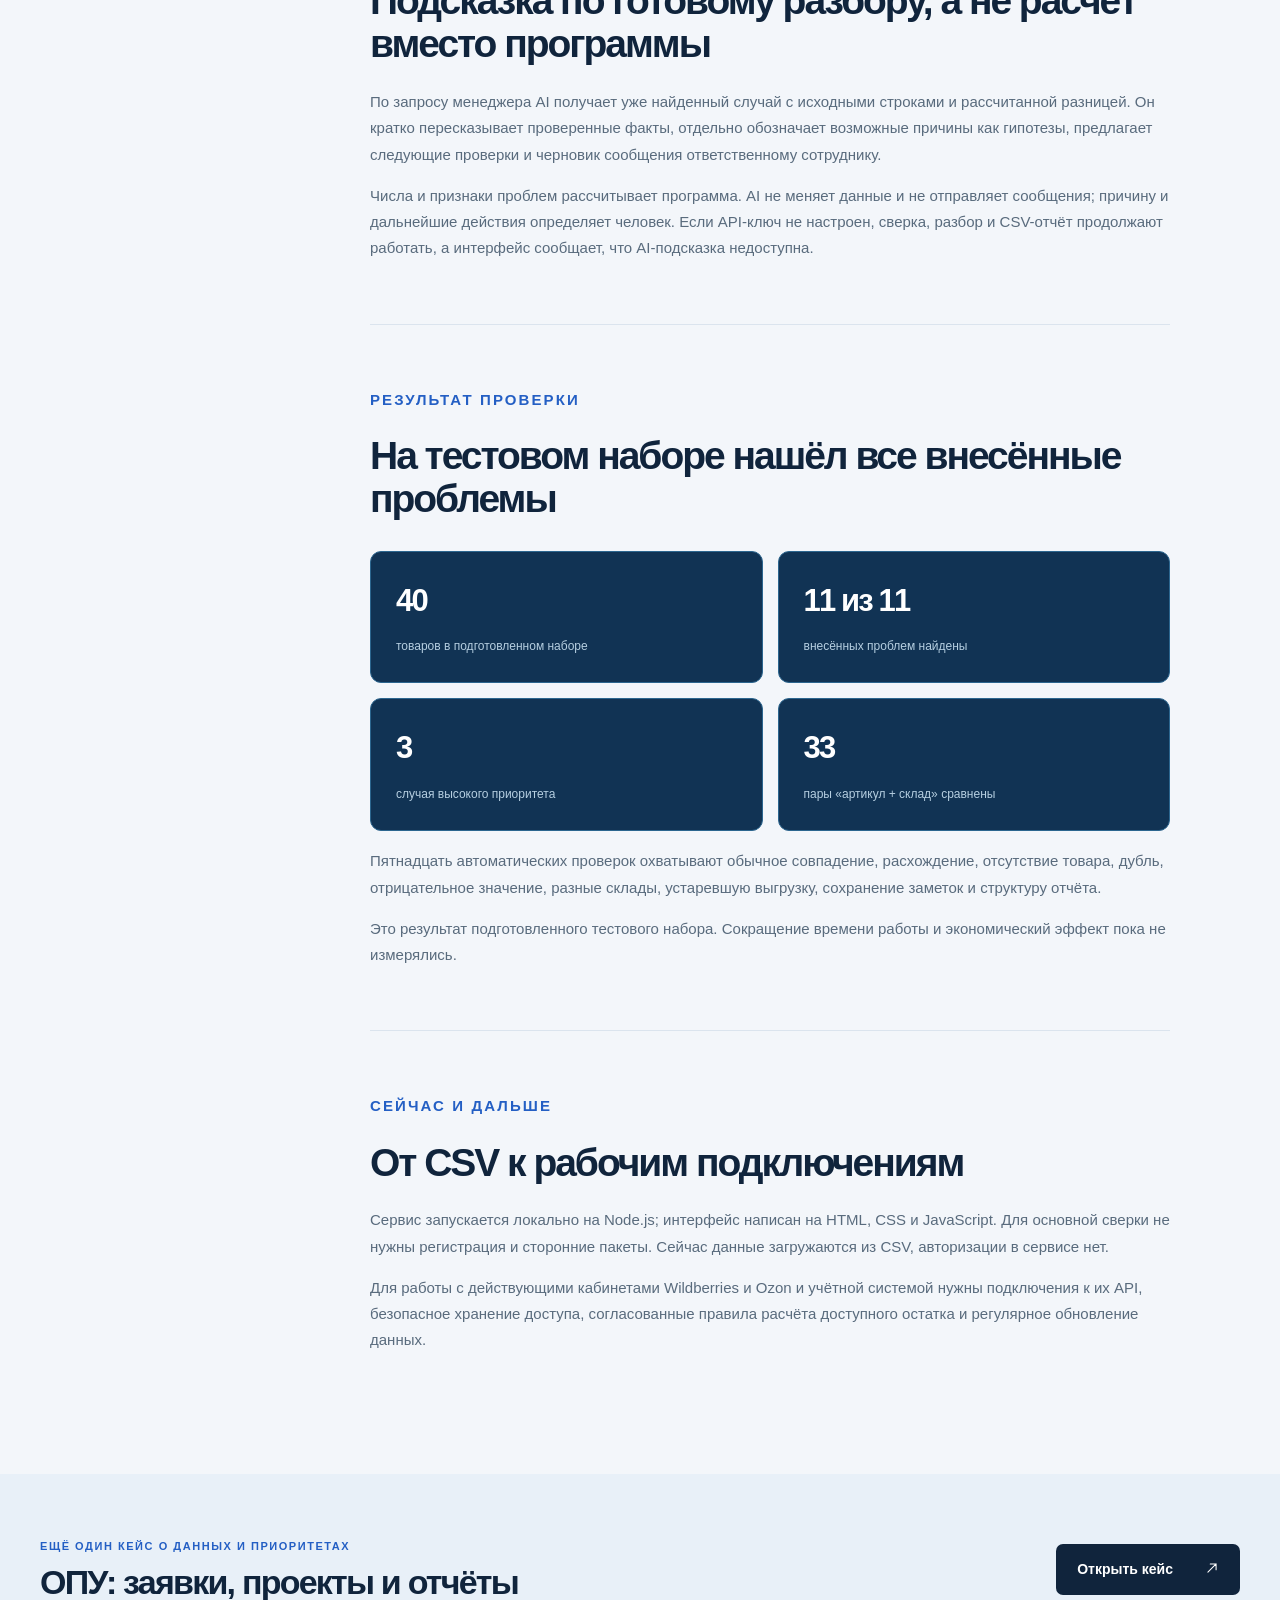
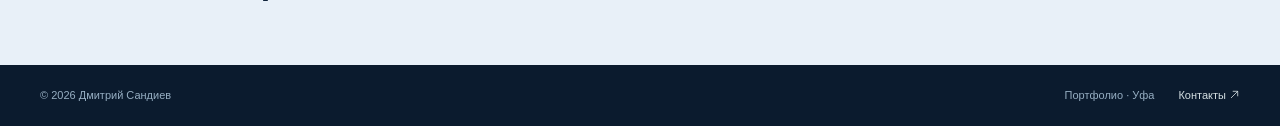
<file: case-sales.html>
<!doctype html>
<html lang="ru">
<head>
  <meta charset="utf-8">
  <meta name="viewport" content="width=device-width, initial-scale=1">
  <meta name="theme-color" content="#0b1d32">
  <meta name="description" content="Кейс Дмитрия Сандиева: локальный сервис сверяет остатки маркетплейса и учётной системы, объясняет расхождения и помогает расставить приоритеты.">
  <title>Кейс «AI-контроль продаж и остатков» — Дмитрий Сандиев</title>
  <link rel="icon" href="favicon.svg?v=2" type="image/svg+xml">
  <link rel="stylesheet" href="styles.css">
</head>
<body>
  <a class="skip-link" href="#main">К содержанию</a>
  <header class="site-header">
    <div class="container header-inner">
      <a class="brand" href="index.html" aria-label="Дмитрий Сандиев — главная"><img class="brand-mark" src="favicon.svg?v=2" alt=""><span>Дмитрий Сандиев</span></a>
      <nav class="main-nav" aria-label="Основная навигация"><a href="index.html#cases">Кейсы</a><a href="index.html#about">Обо мне</a><a href="index.html#experience">Опыт</a><a href="index.html#contact">Контакты</a></nav>
      <a class="header-contact" href="mailto:sandievdmitrii@gmail.com">Написать мне <span aria-hidden="true"><svg class="icon-arrow" viewBox="0 0 24 24" aria-hidden="true" focusable="false"><path d="M5 19 19 5M9 5h10v10"/></svg></span></a>
    </div>
  </header>

  <main id="main">
    <section class="subpage-hero">
      <div class="container">
        <a class="back-link" href="index.html#cases">← Все кейсы</a>
        <p class="section-kicker">Кейс 06 / Демонстрационный проект</p>
        <h1>AI-контроль <em>продаж и остатков</em></h1>
        <p class="subpage-lead">На подготовленных тестовых данных собрал локальный веб-сервис, который сверяет остатки маркетплейса и учётной системы. Он показывает важные расхождения и даёт открыть исходные строки, расчёт и причину приоритета.</p>
        <div class="case-meta">
          <div><strong>Формат</strong>Демонстрационный проект · тестовые CSV</div>
          <div><strong>Что сделал</strong>Правила сверки · приоритеты · интерфейс · проверки</div>
          <div><strong>Технологии</strong>Node.js · HTML · CSS · JavaScript · AI по запросу</div>
        </div>
      </div>
    </section>
    <div class="container"><figure class="sales-visual"><img src="sales-reconciliation.svg" alt="Схема работы сервиса: три CSV-выгрузки, сверка товара и склада, приоритетный разбор расхождения" width="1600" height="900" decoding="async"></figure></div>

    <section class="case-body">
      <div class="container case-body-grid">
        <aside class="case-aside">
          <p class="section-kicker">В этом кейсе</p>
          <a href="#task">Задача</a>
          <a href="#checks">Как работает сверка</a>
          <a href="#example">Пример разбора</a>
          <a href="#ai">Роль AI</a>
          <a href="#result">Проверенный результат</a>
          <a href="#next">Что нужно для внедрения</a>
        </aside>
        <article class="case-article">
          <section class="case-block" id="task">
            <p class="section-kicker">Задача</p>
            <h2>Проверять расхождения без ручной сверки выгрузок</h2>
            <p>Чтобы разобраться с остатком одного товара, менеджеру приходилось искать артикул в нескольких источниках, сопоставлять склады и время обновления, затем считать разницу вручную. Если сравнить разные склады или выгрузки за несопоставимые периоды, легко получить ложную тревогу.</p>
            <p>Нужен был один порядок работы: загрузить данные, увидеть случаи по важности и понять, на каких строках основан каждый вывод.</p>
          </section>

          <section class="case-block" id="checks">
            <p class="section-kicker">Сверка</p>
            <h2>Сначала проверка данных, затем расчёт</h2>
            <p>Сервис принимает три CSV-файла: доступные к продаже остатки маркетплейса, такие же остатки учётной системы и продажи за последние семь дней. Названия складов можно сопоставить в интерфейсе.</p>
            <div class="flow-diagram" aria-label="Этапы сверки остатков"><div><small>01 / Загрузка</small><strong>Остатки и продажи из трёх CSV</strong></div><div><small>02 / Проверка</small><strong>Артикулы, склады, дубли и время</strong></div><div><small>03 / Сравнение</small><strong>Разница только для сопоставимых строк</strong></div><div><small>04 / Разбор</small><strong>Приоритет и исходные данные</strong></div></div>
            <p>До сравнения программа ищет дубли, отсутствующие товары, некорректные и отрицательные значения, а также устаревшие выгрузки. Она считает разницу только для одной пары «артикул + склад», когда время выгрузки позволяет сделать вывод. Несопоставимые данные показывает отдельной проблемой, не подставляя выдуманное число.</p>
            <p>Продажи за семь дней влияют на приоритет: случаи по товарам с активным спросом поднимаются выше. В карточке менеджер видит исходные строки, ход расчёта и объяснение приоритета; может оставить заметку, поставить статус «В работе» или «Проверено» и скачать CSV-отчёт. Статусы и заметки сохраняются после перезапуска.</p>
          </section>

          <section class="case-block" id="example">
            <p class="section-kicker">Пример</p>
            <h2>120 штук расхождения по A-1001</h2>
            <p>В проверочном примере маркетплейс показывает <strong>120</strong> доступных к продаже штук, а учётная система — <strong>0</strong> на сопоставленном складе. Продажи за семь дней — <strong>28</strong> штук. В исходных материалах также записан ответ бота: «0 штук».</p>
            <div class="split-note"><div class="note-card"><span>Расчёт</span><p>120 − 0 = 120 штук расхождения.</p></div><div class="note-card"><span>Приоритет</span><p>Высокий: по товару есть продажи, поэтому его стоит проверить раньше.</p></div></div>
            <p>Карточка не объявляет причину расхождения: по этим файлам её установить нельзя. Менеджер проверяет время обновления, правила учёта доступного остатка и источник ответа бота.</p>
          </section>

          <section class="case-block" id="ai">
            <p class="section-kicker">AI</p>
            <h2>Подсказка по готовому разбору, а не расчёт вместо программы</h2>
            <p>По запросу менеджера AI получает уже найденный случай с исходными строками и рассчитанной разницей. Он кратко пересказывает проверенные факты, отдельно обозначает возможные причины как гипотезы, предлагает следующие проверки и черновик сообщения ответственному сотруднику.</p>
            <p>Числа и признаки проблем рассчитывает программа. AI не меняет данные и не отправляет сообщения; причину и дальнейшие действия определяет человек. Если API-ключ не настроен, сверка, разбор и CSV-отчёт продолжают работать, а интерфейс сообщает, что AI-подсказка недоступна.</p>
          </section>

          <section class="case-block" id="result">
            <p class="section-kicker">Результат проверки</p>
            <h2>На тестовом наборе нашёл все внесённые проблемы</h2>
            <div class="metric-grid"><div class="metric-card"><strong>40</strong><span>товаров в подготовленном наборе</span></div><div class="metric-card"><strong>11 из 11</strong><span>внесённых проблем найдены</span></div><div class="metric-card"><strong>3</strong><span>случая высокого приоритета</span></div><div class="metric-card"><strong>33</strong><span>пары «артикул + склад» сравнены</span></div></div>
            <p>Пятнадцать автоматических проверок охватывают обычное совпадение, расхождение, отсутствие товара, дубль, отрицательное значение, разные склады, устаревшую выгрузку, сохранение заметок и структуру отчёта.</p>
            <p>Это результат подготовленного тестового набора. Сокращение времени работы и экономический эффект пока не измерялись.</p>
          </section>

          <section class="case-block" id="next">
            <p class="section-kicker">Сейчас и дальше</p>
            <h2>От CSV к рабочим подключениям</h2>
            <p>Сервис запускается локально на Node.js; интерфейс написан на HTML, CSS и JavaScript. Для основной сверки не нужны регистрация и сторонние пакеты. Сейчас данные загружаются из CSV, авторизации в сервисе нет.</p>
            <p>Для работы с действующими кабинетами Wildberries и Ozon и учётной системой нужны подключения к их API, безопасное хранение доступа, согласованные правила расчёта доступного остатка и регулярное обновление данных.</p>
          </section>
        </article>
      </div>
    </section>
    <section class="related-cta"><div class="container related-inner"><div><p class="section-kicker">Ещё один кейс о данных и приоритетах</p><h2>ОПУ: заявки, проекты и отчёты</h2></div><a class="button button-primary" href="case-opu.html">Открыть кейс <span aria-hidden="true"><svg class="icon-arrow" viewBox="0 0 24 24" aria-hidden="true" focusable="false"><path d="M5 19 19 5M9 5h10v10"/></svg></span></a></div></section>
  </main>
  <footer class="site-footer"><div class="container footer-inner"><span>© 2026 Дмитрий Сандиев</span><span>Портфолио · Уфа</span><a href="index.html#contact">Контакты <svg class="icon-arrow" viewBox="0 0 24 24" aria-hidden="true" focusable="false"><path d="M5 19 19 5M9 5h10v10"/></svg></a></div></footer>
</body>
</html>
</file>
<file: styles.css>
:root{--paper:#f6f5f1;--white:#fff;--ink:#17253b;--muted:#687584;--line:#d9dedf;--accent:#bc6248;--accent-dark:#8e4230;--navy:#1b3045;--navy-2:#254359;--sage:#dce5df;--cream:#ebe8df;--radius:20px;--shadow:0 20px 60px rgba(25,44,59,.09)}
*{box-sizing:border-box}html{scroll-behavior:smooth}body{margin:0;background:var(--paper);color:var(--ink);font-family:Inter,"Segoe UI",Arial,sans-serif;line-height:1.55;-webkit-font-smoothing:antialiased}a{color:inherit;text-decoration:none}button{font:inherit}img,svg{max-width:100%}h1,h2,h3,p{margin-top:0}h1,h2,h3{letter-spacing:-.045em}h1,h2{font-weight:620;line-height:1.1}h1 em,h2 em{font-family:Georgia,"Times New Roman",serif;font-weight:400;letter-spacing:-.05em}p{color:var(--muted)}.container{width:min(1200px,calc(100% - 72px));margin-inline:auto}.section-pad{padding:112px 0}.skip-link{position:absolute;top:-80px;left:12px;z-index:30;background:var(--ink);color:#fff;padding:10px 16px}.skip-link:focus{top:12px}:focus-visible{outline:3px solid #ec9d70;outline-offset:4px}
.site-header{background:rgba(246,245,241,.92);border-bottom:1px solid rgba(32,53,70,.12);position:sticky;top:0;z-index:20;backdrop-filter:blur(14px)}.header-inner{height:76px;display:flex;align-items:center;gap:40px}.brand{display:inline-flex;align-items:center;gap:12px;white-space:nowrap;font-size:15px;font-weight:650;letter-spacing:-.02em}.brand-mark{display:grid;place-items:center;width:34px;height:34px;background:var(--ink);color:var(--paper);border-radius:7px;font-size:11px;letter-spacing:-.06em}.main-nav{display:flex;gap:28px;margin-left:auto}.main-nav a,.header-contact{font-size:13px;font-weight:570}.main-nav a:hover,.text-link:hover,.footer-inner a:hover{color:var(--accent-dark)}.header-contact{white-space:nowrap;padding:11px 16px;border:1px solid var(--ink);border-radius:6px}.header-contact:hover{background:var(--ink);color:#fff}.header-contact span{margin-left:12px}
.hero{padding-top:114px;padding-bottom:110px;overflow:hidden}.hero-grid{display:grid;grid-template-columns:minmax(0,1.22fr) minmax(350px,.78fr);gap:84px;align-items:center}.eyebrow,.section-kicker{font-size:11px;font-weight:750;letter-spacing:.18em;text-transform:uppercase;color:var(--accent-dark)}.eyebrow{display:flex;align-items:center;gap:12px;margin-bottom:27px}.eyebrow-line{height:1px;width:28px;background:var(--accent)}.hero h1{font-size:clamp(52px,5.6vw,84px);max-width:840px;margin:0 0 30px}.hero h1 em{color:var(--accent-dark)}.hero-lead{font-size:18px;line-height:1.7;max-width:690px;margin-bottom:34px}.hero-actions{display:flex;align-items:center;gap:30px;margin-bottom:64px}.button{display:inline-flex;align-items:center;justify-content:space-between;gap:32px;padding:15px 21px;border-radius:7px;font-size:14px;font-weight:650;transition:transform .2s,background .2s,color .2s}.button:hover{transform:translateY(-2px)}.button-primary{background:var(--ink);color:#fff}.button-primary:hover{background:var(--navy-2)}.button-light{background:#fff;color:var(--ink)}.text-link{font-size:14px;font-weight:650;border-bottom:1px solid var(--ink);padding-bottom:4px}.text-link span{margin-left:12px}.hero-meta{display:flex;flex-wrap:wrap;gap:12px 24px;color:var(--muted);font-size:12px}.hero-meta span+span:before{content:"/";color:#aeb7bc;margin-right:24px}
.hero-panel{background:var(--navy);color:#fff;border-radius:var(--radius);padding:27px 33px 23px;box-shadow:var(--shadow);transform:rotate(1deg);position:relative}.hero-panel:before{content:"";position:absolute;inset:12px -13px -12px 13px;border:1px solid #acb8b9;border-radius:var(--radius);z-index:-1}.panel-top{display:flex;justify-content:space-between;color:#bdc9cf;font-size:10px;letter-spacing:.15em;font-weight:700;border-bottom:1px solid #5b6b77;padding-bottom:24px}.panel-index{font-size:11px}.process-track{padding:15px 0 5px}.process-row{display:grid;grid-template-columns:42px 1fr;gap:12px;padding:21px 0;border-bottom:1px solid rgba(255,255,255,.15)}.process-row:last-child{border-bottom:0}.process-num{color:#d98a6c;font-family:Georgia,serif;font-size:19px}.process-row strong{display:block;font-weight:550;font-size:17px;letter-spacing:-.03em;margin-bottom:2px}.process-row small{color:#b9c8cf;font-size:12px}.panel-bottom{display:flex;align-items:center;gap:10px;color:#b9c8cf;font-size:11px;padding-top:18px;border-top:1px solid rgba(255,255,255,.2)}.panel-signal{width:8px;height:8px;background:#d98a6c;border-radius:50%;box-shadow:0 0 0 4px rgba(217,138,108,.17)}
.proof-strip{border-block:1px solid var(--line);background:#eeefeb;padding:40px 0 24px}.proof-grid{display:grid;grid-template-columns:repeat(3,1fr)}.proof-item{display:flex;align-items:center;gap:21px;padding:3px 40px;border-right:1px solid #cbd4d5}.proof-item:first-child{padding-left:0}.proof-item:last-child{border-right:0}.proof-item strong{font-size:clamp(23px,2.4vw,33px);font-weight:600;letter-spacing:-.07em;white-space:nowrap}.proof-item span{font-size:12px;line-height:1.5;color:var(--muted)}.proof-note{font-size:11px;text-align:right;margin-top:25px;margin-bottom:0}
.section-heading{display:flex;align-items:end;justify-content:space-between;gap:60px;margin-bottom:46px}.section-heading h2,.approach-section h2,.about-section h2,.experience-section h2,.contact-section h2{font-size:clamp(38px,4.1vw,59px);margin-bottom:0}.section-heading h2{max-width:740px}.section-heading>p{max-width:300px;font-size:14px;margin-bottom:4px}.section-kicker{margin-bottom:22px}.case-grid{display:grid;grid-template-columns:1.18fr .82fr;gap:24px}.case-card{background:#fff;border:1px solid var(--line);border-radius:var(--radius);overflow:hidden;display:flex;flex-direction:column;transition:transform .2s,box-shadow .2s}.case-card:hover{transform:translateY(-4px);box-shadow:var(--shadow)}.case-art{height:310px;position:relative;overflow:hidden}.case-art-opu{background:#dfe6e5;padding:38px 42px 0}.art-toolbar{height:35px;background:#f8f9f7;border-radius:9px 9px 0 0;display:flex;align-items:center;justify-content:space-between;padding:0 17px;font-size:8px;color:#6f8790;letter-spacing:.05em;max-width:470px;margin:auto;box-shadow:0 12px 30px rgba(40,67,73,.13)}.art-dots{display:flex;gap:4px}.art-dots i{display:block;width:5px;height:5px;background:#a8b9bd;border-radius:50%}.opu-art-layout{display:grid;grid-template-columns:90px 1fr;max-width:470px;height:270px;margin:auto;background:#fff;box-shadow:0 12px 30px rgba(40,67,73,.13)}.opu-art-side{background:#243b4d;padding:28px 15px;display:flex;flex-direction:column;gap:13px}.skeleton-line{height:6px;width:80%;background:#8299a3;border-radius:20px;opacity:.6}.skeleton-line.wide{width:100%;height:9px;background:#d69a80;margin-bottom:17px}.skeleton-line.short{width:55%}.opu-art-main{padding:27px;display:grid;grid-template-columns:repeat(3,1fr);gap:9px;align-content:start}.art-stat{background:#f0f3f1;border:1px solid #e2e9e7;border-radius:6px;padding:11px;min-height:72px;color:#83959c;font-size:9px}.art-stat b{display:block;color:#3a5360;font-size:24px;font-weight:500}.art-bars{grid-column:1/-1;display:flex;align-items:end;height:105px;gap:15px;border-bottom:1px solid #dde4e3;padding:0 14px 0;margin-top:4px}.art-bars i{flex:1;background:#86aaaf;border-radius:3px 3px 0 0;height:62%}.art-bars i:nth-child(2){height:42%;background:#d59c82}.art-bars i:nth-child(3){height:80%}.art-bars i:nth-child(4){height:52%}.art-bars i:nth-child(5){height:70%;background:#d59c82}.art-bars i:nth-child(6){height:93%}.art-caption{position:absolute;right:15px;bottom:12px;display:inline-block;padding:5px 9px;background:rgba(255,255,255,.85);border-radius:4px;color:#5c6d76;font-size:9px;letter-spacing:.02em}.case-art-bivuak{background:#dfe5dc;display:grid;place-items:center}.bivuak-orbit{position:absolute;border:1px solid #9fae9f;border-radius:50%;width:360px;height:360px;transform:rotate(-30deg)}.orbit-one{left:-160px;top:-80px}.orbit-two{right:-80px;bottom:-220px;width:420px;height:420px}.bivuak-phone{z-index:1;width:168px;height:252px;border:6px solid #243b38;border-radius:26px;background:#f9f8f0;padding:14px 15px;box-shadow:12px 19px 35px rgba(39,67,55,.22);transform:rotate(-5deg)}.phone-top{display:block;width:48px;height:5px;border-radius:10px;background:#b3b9ad;margin:0 auto 20px}.phone-title{font-size:12px;font-weight:700;letter-spacing:-.04em;color:#2d493d;margin-bottom:16px}.phone-progress{height:7px;border-radius:8px;background:#e4e8df;margin-bottom:18px}.phone-progress span{display:block;height:7px;width:70%;background:#6c9680;border-radius:8px}.phone-list{display:flex;flex-direction:column;gap:9px}.phone-list i{height:20px;border-radius:5px;background:linear-gradient(90deg,#d5e1d4 19%,#eef0e8 19%)}.phone-weight{margin-top:16px;font-size:18px;font-weight:700;color:#3e654e}.phone-weight small{display:block;font-size:9px;font-weight:400;color:#6d7c70}.case-content{padding:34px 35px 33px;flex:1;display:flex;flex-direction:column}.case-type{font-size:10px;text-transform:uppercase;letter-spacing:.15em;color:var(--accent-dark);font-weight:700;margin-bottom:14px}.case-content h3{font-size:26px;line-height:1.18;max-width:500px;margin-bottom:14px}.case-content>p:not(.case-type){font-size:14px;line-height:1.65;max-width:550px;margin-bottom:21px}.case-tags{display:flex;flex-wrap:wrap;gap:7px;margin-top:auto;margin-bottom:32px}.case-tags span{padding:6px 9px;border:1px solid #dce1e1;color:#65757c;border-radius:3px;font-size:10px}.case-link{border-top:1px solid var(--line);padding-top:19px;display:flex;justify-content:space-between;font-size:13px;font-weight:700}.case-link:hover{color:var(--accent-dark)}
.approach-section{background:#e9ece9;border-block:1px solid #d6deda}.approach-grid{display:grid;grid-template-columns:.9fr 1.1fr;gap:12%}.approach-section h2{margin-bottom:27px}.approach-intro{max-width:390px;font-size:16px;line-height:1.7}.approach-list{margin:0;padding:0;list-style:none;border-top:1px solid #c6d1cd}.approach-list li{display:grid;grid-template-columns:45px 1fr;gap:22px;padding:23px 0;border-bottom:1px solid #c6d1cd}.approach-list li>span{font-family:Georgia,serif;color:var(--accent-dark);font-size:21px}.approach-list h3{font-size:21px;margin:0 0 4px}.approach-list p{font-size:13px;margin:0;max-width:470px}
.about-section{background:#fff}.about-grid{display:grid;grid-template-columns:.9fr 1.1fr;gap:12%}.about-copy>p{font-size:16px;line-height:1.75}.tool-groups{display:grid;grid-template-columns:repeat(3,1fr);gap:22px;margin-top:35px;border-top:1px solid var(--line);padding-top:24px}.tool-groups h3{font-size:13px;letter-spacing:0;margin-bottom:8px}.tool-groups p{font-size:12px;line-height:1.6;margin:0}
.experience-section{background:#f1f1ec}.timeline{border-top:1px solid #cbd2d1;margin-top:45px}.timeline-row{display:grid;grid-template-columns:230px 1fr;gap:35px;padding:28px 0;border-bottom:1px solid #cbd2d1}.timeline-date{color:var(--accent-dark);font-size:13px;font-weight:700}.timeline-row h3{font-size:20px;margin-bottom:8px}.timeline-row h3 span{color:#8a959b;font-weight:440}.timeline-row p{max-width:770px;font-size:14px;margin:0;line-height:1.7}
.contact-section{background:var(--navy);color:#fff}.contact-grid{display:grid;grid-template-columns:1fr 1fr;gap:12%}.contact-section .section-kicker{color:#e69a7e}.contact-section h2{margin-bottom:20px}.contact-section h2 em{color:#e7a98e}.contact-section p:not(.section-kicker){color:#b9c9d1;max-width:455px;line-height:1.75}.contact-links{border-top:1px solid #587080}.contact-links a,.resume-note{display:grid;grid-template-columns:105px 1fr 15px;gap:14px;align-items:center;padding:24px 0;border-bottom:1px solid #587080}.contact-links a:hover strong{color:#e7a98e}.contact-links a>span:first-child,.resume-note>span{font-size:11px;color:#aebfca}.contact-links strong,.resume-note strong{font-size:17px;letter-spacing:-.03em;font-weight:550;overflow-wrap:anywhere}.contact-links a>span:last-child{justify-self:end}.resume-note{grid-template-columns:105px 1fr;opacity:.8}.resume-note small{grid-column:2;color:#b9c9d1;font-size:11px;margin-top:-8px}.site-footer{background:#15283b;color:#98aab6;font-size:11px}.footer-inner{display:flex;gap:24px;align-items:center;padding-block:22px}.footer-inner span:nth-child(2){margin-left:auto}.footer-inner a{color:#d4dfe2}
/* Case pages */
.subpage-hero{padding:95px 0 70px}.back-link{display:inline-flex;gap:9px;color:var(--accent-dark);font-size:12px;font-weight:650;margin-bottom:55px}.back-link:hover{text-decoration:underline}.subpage-hero h1{font-size:clamp(48px,5.4vw,78px);max-width:950px;margin-bottom:25px}.subpage-hero h1 em{color:var(--accent-dark)}.subpage-lead{font-size:20px;line-height:1.65;max-width:810px}.case-meta{display:flex;flex-wrap:wrap;gap:24px;margin-top:38px;padding-top:26px;border-top:1px solid var(--line);font-size:12px;color:var(--muted)}.case-meta strong{display:block;color:var(--ink);font-size:12px;margin-bottom:5px}.case-visual-wide{height:390px;border-radius:var(--radius);overflow:hidden;position:relative}.case-visual-wide.case-art-opu .art-toolbar,.case-visual-wide.case-art-opu .opu-art-layout{max-width:730px}.case-visual-wide.case-art-opu{padding-top:45px}.case-visual-wide.case-art-opu .opu-art-layout{height:360px;grid-template-columns:135px 1fr}.case-visual-wide.case-art-opu .opu-art-side{padding:35px 22px}.case-visual-wide.case-art-opu .opu-art-main{padding:32px;gap:16px}.case-visual-wide.case-art-opu .art-bars{height:150px}.case-visual-wide.case-art-bivuak .bivuak-phone{transform:rotate(-5deg) scale(1.28)}.case-body{padding:85px 0 120px}.case-body-grid{display:grid;grid-template-columns:230px 1fr;gap:100px}.case-aside{align-self:start;position:sticky;top:115px}.case-aside .section-kicker{margin-bottom:25px}.case-aside a{display:block;font-size:12px;color:var(--muted);border-top:1px solid var(--line);padding:11px 0}.case-aside a:hover{color:var(--accent-dark)}.case-article{max-width:800px}.case-block{padding:0 0 62px;margin:0 0 62px;border-bottom:1px solid var(--line);scroll-margin-top:120px}.case-block:last-child{border:0;margin-bottom:0;padding-bottom:0}.case-block h2{font-size:39px;margin-bottom:23px}.case-block h3{font-size:19px;margin:26px 0 11px}.case-block p,.case-block li{font-size:15px;line-height:1.75}.case-block p:last-child{margin-bottom:0}.case-block ul{padding-left:21px;color:var(--muted)}.case-block li+li{margin-top:8px}.case-block li::marker{color:var(--accent)}.split-note{display:grid;grid-template-columns:1fr 1fr;gap:15px;margin-top:28px}.note-card{background:#fff;border:1px solid var(--line);border-radius:10px;padding:22px}.note-card span{display:block;font-size:10px;text-transform:uppercase;letter-spacing:.15em;color:var(--accent-dark);font-weight:700;margin-bottom:12px}.note-card p{font-size:13px;margin:0}.metric-grid{display:grid;grid-template-columns:1fr 1fr;gap:15px;margin:30px 0 17px}.metric-card{background:var(--navy);color:#fff;border-radius:11px;padding:25px}.metric-card strong{font-size:31px;letter-spacing:-.06em;font-weight:550;display:block;margin-bottom:8px}.metric-card span{font-size:12px;color:#bbcbd1}.fine-print{font-size:11px!important;color:#81909b}.flow-diagram{display:grid;grid-template-columns:repeat(4,1fr);gap:10px;margin:26px 0}.flow-diagram div{border:1px solid var(--line);border-radius:8px;background:#fff;padding:17px 13px;min-height:115px}.flow-diagram small{display:block;color:var(--accent-dark);font-size:11px;margin-bottom:17px}.flow-diagram strong{display:block;font-size:13px;line-height:1.35;letter-spacing:-.02em}.flow-diagram div+div:before{content:"→";position:absolute;margin-left:-25px;margin-top:30px;color:var(--accent-dark)}.project-list{display:grid;grid-template-columns:1fr 1fr;gap:15px;margin-top:25px}.project-list>div{border-top:1px solid var(--line);padding-top:17px}.project-list h3{margin:0 0 8px}.project-list p{font-size:13px}.related-cta{background:#e9ece9;padding:64px 0}.related-inner{display:flex;justify-content:space-between;align-items:center;gap:30px}.related-inner h2{font-size:34px;margin:0}.related-inner p{margin:0 0 9px}.related-inner .button{white-space:nowrap}
@media(max-width:1050px){.hero-grid{gap:38px;grid-template-columns:1.1fr .9fr}.proof-item{padding-inline:18px;gap:12px}.proof-item:first-child{padding-left:0}.proof-item strong{font-size:24px}.tool-groups{grid-template-columns:1fr}.case-body-grid{gap:45px}.contact-grid{gap:7%}}
@media(max-width:760px){.container{width:min(100% - 36px,620px)}.section-pad{padding:72px 0}.header-inner{height:65px;gap:12px}.brand{font-size:13px}.brand-mark{width:31px;height:31px}.main-nav{margin-left:auto;gap:15px}.main-nav a{font-size:11px}.main-nav a:nth-child(2),.main-nav a:nth-child(3){display:none}.header-contact{display:none}.hero{padding-top:70px}.hero-grid,.approach-grid,.about-grid,.contact-grid{grid-template-columns:1fr;gap:45px}.hero h1{font-size:clamp(44px,10vw,64px)}.hero-lead{font-size:16px}.hero-actions{margin-bottom:39px}.hero-meta span+span:before{display:none}.hero-panel{transform:none;max-width:520px}.hero-panel:before{display:none}.proof-grid{grid-template-columns:1fr;gap:0}.proof-item,.proof-item:first-child{padding:16px 0;border-right:0;border-bottom:1px solid #cbd4d5}.proof-item:last-child{border-bottom:0}.proof-item strong{min-width:160px}.proof-note{text-align:left;line-height:1.5}.section-heading{display:block;margin-bottom:33px}.section-heading>p{margin-top:20px}.case-grid{grid-template-columns:1fr}.case-art{height:275px}.case-content{padding:27px}.approach-list{margin-top:5px}.about-copy>p{font-size:15px}.tool-groups{grid-template-columns:repeat(3,1fr)}.timeline-row{grid-template-columns:1fr;gap:8px}.timeline-row h3{font-size:18px}.contact-links a,.resume-note{grid-template-columns:78px 1fr 12px;gap:8px}.resume-note{grid-template-columns:78px 1fr}.contact-links strong,.resume-note strong{font-size:14px}.subpage-hero{padding:60px 0 45px}.back-link{margin-bottom:40px}.subpage-hero h1{font-size:clamp(42px,9vw,64px)}.subpage-lead{font-size:17px}.case-visual-wide{height:270px}.case-visual-wide.case-art-opu{padding:30px 20px 0}.case-visual-wide.case-art-opu .opu-art-layout{height:270px;grid-template-columns:80px 1fr}.case-visual-wide.case-art-opu .opu-art-main{padding:18px;gap:6px}.case-visual-wide.case-art-opu .opu-art-side{padding:20px 12px}.case-visual-wide.case-art-opu .art-bars{height:100px}.case-visual-wide.case-art-opu .art-stat{min-height:60px}.case-visual-wide.case-art-bivuak .bivuak-phone{transform:rotate(-5deg)}.case-body{padding:64px 0 80px}.case-body-grid{grid-template-columns:1fr;gap:35px}.case-aside{position:static;display:none}.case-block{padding-bottom:45px;margin-bottom:45px}.case-block h2{font-size:33px}.related-inner{display:block}.related-inner .button{margin-top:23px}.flow-diagram{grid-template-columns:repeat(2,1fr)}.flow-diagram div:nth-child(3):before{display:none}}
@media(max-width:470px){.container{width:calc(100% - 30px)}.hero h1{font-size:42px}.hero-lead{font-size:15px}.hero-actions{gap:18px}.button{padding:13px 15px;gap:16px}.text-link{font-size:12px}.hero-meta{display:block}.hero-meta span{display:block;margin-bottom:5px}.hero-panel{padding:20px}.process-row strong{font-size:15px}.process-row small{font-size:11px}.proof-item strong{min-width:135px;font-size:22px}.proof-item span{font-size:11px}.section-heading h2,.approach-section h2,.about-section h2,.experience-section h2,.contact-section h2{font-size:36px}.tool-groups{grid-template-columns:1fr;gap:16px}.case-art-opu{padding-inline:18px}.opu-art-layout{grid-template-columns:65px 1fr}.opu-art-main{padding:16px;gap:4px}.art-stat{min-height:55px;padding:7px}.art-stat b{font-size:18px}.art-bars{gap:6px;height:92px}.case-content h3{font-size:24px}.contact-links a,.resume-note{grid-template-columns:1fr 15px;padding:19px 0;gap:2px}.contact-links a>span:first-child,.resume-note>span{grid-column:1/-1}.contact-links a>span:last-child{grid-column:2;grid-row:2}.resume-note{grid-template-columns:1fr}.resume-note small{grid-column:1;margin-top:3px}.footer-inner{flex-wrap:wrap}.footer-inner span:nth-child(2){margin-left:0}.footer-inner a{margin-left:auto}.split-note,.metric-grid,.project-list{grid-template-columns:1fr}.flow-diagram{grid-template-columns:1fr}.flow-diagram div+div:before{display:none}}
@media(prefers-reduced-motion:reduce){html{scroll-behavior:auto}*{transition:none!important}}

/* Digital product direction: restrained UI color and typography. */
:root{--paper:#f3f6fa;--white:#fff;--ink:#10243c;--muted:#596b7d;--line:#dbe4ee;--accent:#3978e1;--accent-dark:#245fc4;--navy:#0d2036;--navy-2:#193753;--sage:#e4eef8;--cream:#e9f0f8;--radius:16px;--shadow:0 22px 55px rgba(16,42,71,.12)}
body{background:var(--paper)}h1,h2,h3{letter-spacing:-.052em}h1 em,h2 em{font-family:inherit;font-style:normal;font-weight:670;letter-spacing:-.052em}.site-header{background:rgba(247,249,252,.95);border-bottom-color:#d8e3ed}.brand-mark{background:#1d5fcc;border-radius:6px}.header-contact{border-color:#b7cbe5;color:#1b4e92;background:#fff}.header-contact:hover{background:#1d5fcc;border-color:#1d5fcc;color:#fff}.main-nav a:hover,.text-link:hover,.footer-inner a:hover{color:#468aff}.eyebrow,.section-kicker,.case-type{color:var(--accent-dark);letter-spacing:.14em}
.brand-mark{display:block;object-fit:contain;flex:none}
.icon-arrow{display:inline-block;width:1em;height:1em;vertical-align:-.12em;fill:none;stroke:currentColor;stroke-width:1.8;stroke-linecap:round;stroke-linejoin:round;flex:none}
.hero{position:relative;background-color:#0b1d32;background-image:radial-gradient(circle at 85% 12%,rgba(64,123,203,.24),transparent 37%),linear-gradient(rgba(131,169,209,.055) 1px,transparent 1px),linear-gradient(90deg,rgba(131,169,209,.055) 1px,transparent 1px);background-size:auto,44px 44px,44px 44px;color:#f6f9fe;border-bottom:1px solid #31506e}.hero h1{font-weight:670}.hero h1 em{color:#8dbbff}.hero-lead{color:#bdccdc}.hero .eyebrow{color:#86b8ff}.hero .eyebrow-line{background:#86b8ff}.hero-meta{color:#9db1c5}.hero-meta span+span:before{color:#5b7896}.hero .text-link{color:#eff5ff;border-bottom-color:#8fb8ee}.hero .button-primary{background:#3677df;color:#fff}.hero .button-primary:hover{background:#5691ef}.hero-panel{transform:none;border:1px solid #3b6186;background:linear-gradient(145deg,#173651,#10283f);box-shadow:0 24px 65px rgba(0,0,0,.24)}.hero-panel:before{inset:10px -10px -10px 10px;border-color:rgba(132,181,237,.3)}.panel-top{color:#9dbad5;border-bottom-color:#355671}.process-row{border-bottom-color:#33516b}.process-num{color:#7bb3ff;font-family:inherit;font-size:15px;font-weight:750}.process-row small{color:#9db4c7}.panel-bottom{color:#b7c9d9;border-top-color:#355671}.panel-signal{background:#58a8ee;box-shadow:0 0 0 4px rgba(88,168,238,.16)}
.proof-strip{background:#152b44;color:#f6f9fc;border-color:#274664}.proof-item{border-right-color:#39566e}.proof-item span,.proof-note{color:#aec1d3}.proof-note{font-size:12px}.cases-section{background:#f3f6fa}.section-heading>p{color:#607286}.case-card{border-color:#d9e4ef;box-shadow:0 6px 24px rgba(22,49,80,.04)}.case-card:hover{box-shadow:0 24px 50px rgba(22,49,80,.13)}.case-art-opu{background-color:#dbe9f8;background-image:linear-gradient(rgba(42,101,165,.05) 1px,transparent 1px),linear-gradient(90deg,rgba(42,101,165,.05) 1px,transparent 1px);background-size:24px 24px}.opu-art-side{background:#173553}.skeleton-line.wide{background:#70a8ef}.art-stat{background:#f1f6fb;border-color:#e1eaf3}.art-stat b{color:#285a90}.art-bars i{background:#74a6dc}.art-bars i:nth-child(2),.art-bars i:nth-child(5){background:#66bbcc}.case-art-bivuak{background:#dfebef}.bivuak-orbit{border-color:#a6c3cf}.bivuak-phone{border-color:#204356;box-shadow:12px 19px 35px rgba(25,66,85,.22)}.phone-progress span{background:#4189bd}.phone-weight{color:#286f89}.case-tags span{border-color:#d6e3ef;color:#55708a}.case-link{border-top-color:#dbe4ee}.case-link:hover{color:var(--accent-dark)}
.approach-section{background:#eaf1f8;border-color:#d6e2ee}.approach-list,.approach-list li{border-color:#cbdbea}.approach-list li>span{font-family:inherit;font-size:15px;font-weight:750;color:var(--accent-dark)}.about-section{background:#fff}.experience-section{background:#eff4f9}.timeline,.timeline-row{border-color:#d4e0ec}.timeline-date{color:var(--accent-dark)}.contact-section{background-color:#0d2036;background-image:linear-gradient(rgba(131,169,209,.045) 1px,transparent 1px),linear-gradient(90deg,rgba(131,169,209,.045) 1px,transparent 1px);background-size:44px 44px}.contact-section .section-kicker{color:#8fbdf8}.contact-section h2 em{color:#9fc9ff}.contact-section p:not(.section-kicker){color:#bdd0e0}.contact-links,.contact-links a,.resume-note{border-color:#3c5770}.contact-links a>span:first-child,.resume-note>span{color:#a8c0d5}.contact-links a:hover strong{color:#a4caff}.resume-note small{color:#bdd0e0}.site-footer{background:#0b1b2e;color:#96aec2}.metric-card{background:#113354;border:1px solid #2c668f}.metric-card span{color:#b6cfe1}.note-card{border-color:#dbe5ef}.flow-diagram div{border-color:#dbe5ef}.related-cta{background:#e8f0f8}

.hero{padding-top:96px;padding-bottom:92px}.hero-grid{display:block}.hero-copy{max-width:990px}.hero h1{max-width:970px;font-size:clamp(48px,5.1vw,72px)}.hero-lead{max-width:850px}.hero-actions{margin-bottom:34px}#cases,#about,#experience,#contact{scroll-margin-top:76px}
.profile-photo{width:min(100%,360px);margin:36px 0 0;border:1px solid #d5e2ef;border-radius:14px;overflow:hidden;background:#c3c5c7;box-shadow:0 16px 42px rgba(15,38,62,.12)}.profile-photo img{display:block;width:100%;height:auto}
@media(max-width:760px){.hero{padding-top:68px;padding-bottom:70px}.hero h1{font-size:clamp(39px,9vw,58px)}.hero-actions{margin-bottom:30px}.profile-photo{width:min(100%,280px);margin-top:26px}}

/* Align the biography with the portrait while keeping a natural mobile reading order. */
.about-grid{column-gap:12%;row-gap:36px;align-items:start}
.about-heading{grid-column:1;grid-row:1}
.about-grid>.profile-photo{grid-column:1;grid-row:2;margin:0}
.about-copy{grid-column:2;grid-row:2}
@media(max-width:760px){.about-grid{grid-template-columns:1fr;row-gap:24px}.about-heading,.about-grid>.profile-photo,.about-copy{grid-column:1;grid-row:auto}}

/* Real Bivuak screens: a close view on the project card, readable full views in the case. */
.case-art-bivuak-shot{background:#dceae5;padding:28px 0 0 28px}
.case-art-bivuak-shot img{display:block;width:700px;max-width:none;height:auto;border:1px solid #d8e4de;border-radius:13px 13px 0 0;box-shadow:0 18px 38px rgba(23,58,48,.16)}
.shot-corner-label{position:absolute;right:16px;bottom:15px;padding:7px 10px;border-radius:5px;background:#153d31;color:#fff;font-size:10px;font-weight:650;letter-spacing:.02em;box-shadow:0 6px 15px rgba(15,48,38,.18)}
.bivuak-screen{margin:0}
.bivuak-screen>a{display:block;overflow:hidden;border:1px solid #d7e3e5;border-radius:14px;background:#eff4f2;box-shadow:0 16px 40px rgba(20,50,70,.09);transition:box-shadow .2s,transform .2s}
.bivuak-screen>a:hover{transform:translateY(-2px);box-shadow:0 21px 48px rgba(20,50,70,.16)}
.bivuak-screen img{display:block;width:100%;height:auto}
.bivuak-screen-intro img{aspect-ratio:2.62;object-fit:cover;object-position:center top}
.bivuak-screen figcaption{display:flex;justify-content:space-between;gap:12px;margin-top:14px;color:#63798c;font-size:12px;line-height:1.5}
.bivuak-screen figcaption strong{color:#245fc4;font-size:11px;letter-spacing:.08em;text-transform:uppercase;white-space:nowrap}
.bivuak-screen-body{margin:30px 0 34px}
@media(max-width:760px){.case-art-bivuak-shot{padding:23px 0 0 22px}.case-art-bivuak-shot img{width:620px}.bivuak-screen-intro img{aspect-ratio:1.45;object-position:22% top}.bivuak-screen-trip img{aspect-ratio:1.2;object-fit:cover;object-position:left top}.bivuak-screen-club img{aspect-ratio:1.1;object-fit:cover;object-position:center top}.bivuak-screen figcaption{display:block}.bivuak-screen figcaption strong{display:block;margin-bottom:3px}}

/* Anonymized OPU interface gallery. Original source screenshots are never shipped. */
.case-art-opu-shot{background:#dbe9f8;padding:22px 0 0 22px}
.case-art-opu-shot img{display:block;width:900px;max-width:none;height:auto;border:1px solid #cddcec;border-radius:12px 12px 0 0;box-shadow:0 16px 38px rgba(20,57,106,.17)}
.case-art-opu-shot .shot-corner-label{background:#194982}
.opu-screen{margin:0}
.opu-screen>a{display:block;overflow:hidden;border:1px solid #d7e3ed;border-radius:14px;background:#eaf1f9;box-shadow:0 16px 40px rgba(20,50,70,.09);transition:box-shadow .2s,transform .2s}
.opu-screen>a:hover,.opu-shot-card>a:hover{transform:translateY(-2px);box-shadow:0 21px 48px rgba(20,50,70,.16)}
.opu-screen img{display:block;width:100%;height:auto;aspect-ratio:2.62;object-fit:cover;object-position:center top}
.opu-screen figcaption{display:flex;justify-content:space-between;gap:12px;margin-top:14px;color:#63798c;font-size:12px;line-height:1.5}
.opu-screen figcaption strong{color:#245fc4;font-size:11px;letter-spacing:.08em;text-transform:uppercase;white-space:nowrap}
.opu-gallery{display:grid;grid-template-columns:repeat(2,minmax(0,1fr));gap:18px;margin-top:31px}
.opu-shot-card{min-width:0;margin:0;padding:12px;border:1px solid #d9e5ef;border-radius:14px;background:#fff;box-shadow:0 8px 28px rgba(20,50,70,.05)}
.opu-shot-card>a{display:block;overflow:hidden;border-radius:9px;background:#eef3f9;transition:box-shadow .2s,transform .2s}
.opu-shot-card img{display:block;width:100%;height:220px;object-fit:cover;object-position:left top}
.opu-shot-card-planner img{object-position:50% 42%}
.opu-shot-card figcaption{padding:17px 3px 4px;color:#63798c;font-size:12px;line-height:1.55}
.opu-shot-card figcaption strong{display:block;margin-bottom:5px;color:#245fc4;font-size:11px;letter-spacing:.08em;text-transform:uppercase}
.opu-shot-card-report,.opu-shot-card-access{grid-column:1/-1}
.opu-shot-card-report img{height:330px}
.opu-shot-card-access{display:grid;grid-template-columns:minmax(0,300px) 1fr;gap:24px;align-items:center}
.opu-shot-card-access img{height:auto;max-height:280px;object-fit:cover;object-position:center top}
.opu-shot-card-access figcaption{padding:0 16px 0 0;font-size:14px}
@media(max-width:760px){.case-art-opu-shot{padding:20px 0 0 18px}.case-art-opu-shot img{width:650px}.opu-screen img{aspect-ratio:1.5;object-position:18% top}.opu-screen figcaption{display:block}.opu-screen figcaption strong{display:block;margin-bottom:3px}.opu-gallery{grid-template-columns:1fr}.opu-shot-card-report,.opu-shot-card-access{grid-column:auto}.opu-shot-card img,.opu-shot-card-report img{height:240px}.opu-shot-card-access{display:block}.opu-shot-card-access img{height:280px;max-height:none}.opu-shot-card-access figcaption{padding:17px 3px 4px;font-size:12px}}

/* A concept illustration for the document repository, distinct from real product screens. */
.case-card-knowledge{grid-column:1/-1;display:grid;grid-template-columns:minmax(0,.95fr) minmax(0,1.05fr)}
.case-art-knowledge{height:100%;min-height:345px;background:#d9e7f7}
.case-art-knowledge img{display:block;width:100%;height:100%;object-fit:cover;object-position:center}
.knowledge-visual{margin:0}
.knowledge-visual img{display:block;width:100%;height:auto;object-fit:cover;object-position:center;border:1px solid #d3e2f1;border-radius:14px;box-shadow:0 16px 40px rgba(20,50,70,.09)}
@media(max-width:760px){.case-card-knowledge{display:flex;grid-column:auto}.case-art-knowledge{height:275px;min-height:0}.knowledge-visual img{aspect-ratio:1.35;max-height:none}}

/* Telegram assistant case: same editorial card layout and an editable process graphic. */
.case-card-assistant{grid-column:1/-1;display:grid;grid-template-columns:minmax(0,1.05fr) minmax(0,.95fr)}
.case-art-assistant{height:100%;min-height:345px;background:#0b2845}
.case-art-assistant img{display:block;width:100%;height:100%;object-fit:cover;object-position:center}
.assistant-visual{margin:0}
.assistant-visual img{display:block;width:100%;height:auto;border:1px solid #244765;border-radius:14px;box-shadow:0 16px 40px rgba(13,36,63,.16)}
.inline-link{color:#245fc4;text-decoration:underline;text-decoration-color:#9bbbe8;text-underline-offset:3px}
.inline-link:hover{text-decoration-color:currentColor}
@media(max-width:760px){.case-card-assistant{display:flex;grid-column:auto}.case-art-assistant{height:275px;min-height:0}.assistant-visual img{height:auto}}

.case-card-sales{grid-column:1/-1;display:grid;grid-template-columns:minmax(0,.95fr) minmax(0,1.05fr)}
.case-art-sales{height:100%;min-height:345px;background:#0e2d4a}
.case-art-sales img{display:block;width:100%;height:100%;object-fit:cover;object-position:center}
.sales-visual{margin:0}
.sales-visual img{display:block;width:100%;height:auto;border:1px solid #244765;border-radius:14px;box-shadow:0 16px 40px rgba(13,36,63,.16)}
@media(max-width:760px){.case-card-sales{display:flex;grid-column:auto}.case-art-sales{height:275px;min-height:0}}

.case-card-mipls{grid-column:1/-1;display:grid;grid-template-columns:minmax(0,.95fr) minmax(0,1.05fr)}
.case-art-mipls{height:100%;min-height:345px;background:#eee9fb}
.case-art-mipls img{display:block;width:100%;height:100%;object-fit:cover;object-position:center top}
.mipls-visual{margin:0;padding:24px;background:#eee9fb;border-radius:14px}
.mipls-visual>a,.mipls-shot>a{display:block;overflow:hidden;border:1px solid #dcd6ed;border-radius:10px;background:#fff;box-shadow:0 14px 34px rgba(47,34,89,.12);transition:box-shadow .2s,transform .2s}
.mipls-visual>a{max-width:950px;margin:0 auto}
.mipls-visual>a:hover,.mipls-shot>a:hover{transform:translateY(-2px);box-shadow:0 18px 40px rgba(47,34,89,.17)}
.mipls-visual img,.mipls-shot img{display:block;width:100%;height:auto}
.mipls-visual figcaption,.mipls-shot figcaption{display:flex;justify-content:space-between;gap:15px;color:#63798c;font-size:12px;line-height:1.55}
.mipls-visual figcaption{max-width:950px;margin:15px auto 0}
.mipls-visual figcaption strong,.mipls-shot figcaption strong{color:#6650b9;font-size:11px;letter-spacing:.08em;text-transform:uppercase;white-space:nowrap}
.mipls-gallery{display:grid;gap:32px;margin-top:30px}
.mipls-shot{margin:0}
.mipls-shot figcaption{margin-top:13px}
.mipls-shot-signup{max-width:690px;margin:0 auto;width:100%}
@media(max-width:760px){.case-card-mipls{display:flex;grid-column:auto}.case-art-mipls{height:275px;min-height:0}.mipls-visual{padding:12px}.mipls-visual figcaption,.mipls-shot figcaption{display:block}.mipls-visual figcaption strong,.mipls-shot figcaption strong{display:block;margin-bottom:3px}}
.hero-actions{flex-wrap:wrap}
</file>
